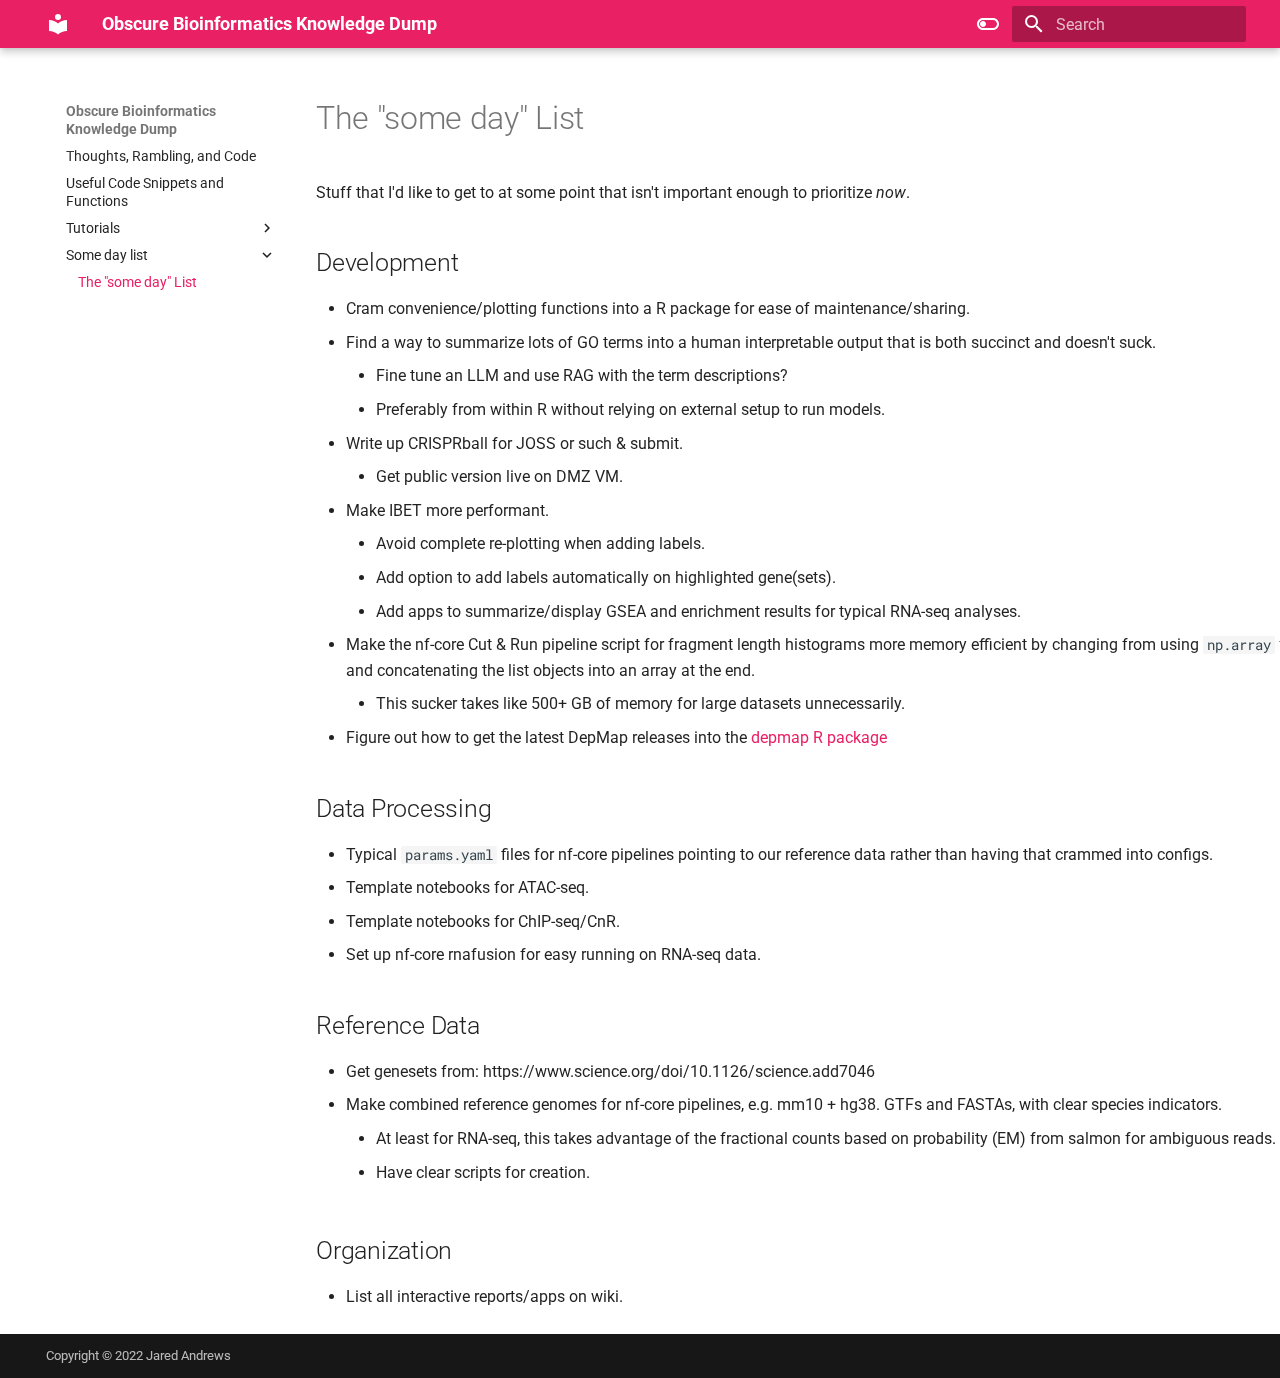
<file: some_day_list/The_Some_Day_List/index.html>
<!doctype html>
<html lang="en" class="no-js">
  <head>
    
      <meta charset="utf-8">
      <meta name="viewport" content="width=device-width,initial-scale=1">
      
      
      
      
        <link rel="prev" href="../../Tutorials/scRNA_mutation_check/">
      
      
      
      <link rel="icon" href="../../assets/images/favicon.png">
      <meta name="generator" content="mkdocs-1.6.1, mkdocs-material-9.5.50">
    
    
      
        <title>The "some day" List - Obscure Bioinformatics Knowledge Dump</title>
      
    
    
      <link rel="stylesheet" href="../../assets/stylesheets/main.a40c8224.min.css">
      
        
        <link rel="stylesheet" href="../../assets/stylesheets/palette.06af60db.min.css">
      
      


    
    
      
    
    
      
        
        
        <link rel="preconnect" href="https://fonts.gstatic.com" crossorigin>
        <link rel="stylesheet" href="https://fonts.googleapis.com/css?family=Roboto:300,300i,400,400i,700,700i%7CRoboto+Mono:400,400i,700,700i&display=fallback">
        <style>:root{--md-text-font:"Roboto";--md-code-font:"Roboto Mono"}</style>
      
    
    
      <link rel="stylesheet" href="../../stylesheets/extra.css">
    
    <script>__md_scope=new URL("../..",location),__md_hash=e=>[...e].reduce(((e,_)=>(e<<5)-e+_.charCodeAt(0)),0),__md_get=(e,_=localStorage,t=__md_scope)=>JSON.parse(_.getItem(t.pathname+"."+e)),__md_set=(e,_,t=localStorage,a=__md_scope)=>{try{t.setItem(a.pathname+"."+e,JSON.stringify(_))}catch(e){}}</script>
    
      

    
    
    
  </head>
  
  
    
    
      
    
    
    
    
    <body dir="ltr" data-md-color-scheme="default" data-md-color-primary="pink" data-md-color-accent="indigo">
  
    
    <input class="md-toggle" data-md-toggle="drawer" type="checkbox" id="__drawer" autocomplete="off">
    <input class="md-toggle" data-md-toggle="search" type="checkbox" id="__search" autocomplete="off">
    <label class="md-overlay" for="__drawer"></label>
    <div data-md-component="skip">
      
        
        <a href="#the-some-day-list" class="md-skip">
          Skip to content
        </a>
      
    </div>
    <div data-md-component="announce">
      
    </div>
    
    
      

  

<header class="md-header md-header--shadow" data-md-component="header">
  <nav class="md-header__inner md-grid" aria-label="Header">
    <a href="../.." title="Obscure Bioinformatics Knowledge Dump" class="md-header__button md-logo" aria-label="Obscure Bioinformatics Knowledge Dump" data-md-component="logo">
      
  
  <svg xmlns="http://www.w3.org/2000/svg" viewBox="0 0 24 24"><path d="M12 8a3 3 0 0 0 3-3 3 3 0 0 0-3-3 3 3 0 0 0-3 3 3 3 0 0 0 3 3m0 3.54C9.64 9.35 6.5 8 3 8v11c3.5 0 6.64 1.35 9 3.54 2.36-2.19 5.5-3.54 9-3.54V8c-3.5 0-6.64 1.35-9 3.54"/></svg>

    </a>
    <label class="md-header__button md-icon" for="__drawer">
      
      <svg xmlns="http://www.w3.org/2000/svg" viewBox="0 0 24 24"><path d="M3 6h18v2H3zm0 5h18v2H3zm0 5h18v2H3z"/></svg>
    </label>
    <div class="md-header__title" data-md-component="header-title">
      <div class="md-header__ellipsis">
        <div class="md-header__topic">
          <span class="md-ellipsis">
            Obscure Bioinformatics Knowledge Dump
          </span>
        </div>
        <div class="md-header__topic" data-md-component="header-topic">
          <span class="md-ellipsis">
            
              The "some day" List
            
          </span>
        </div>
      </div>
    </div>
    
      
        <form class="md-header__option" data-md-component="palette">
  
    
    
    
    <input class="md-option" data-md-color-media="(prefers-color-scheme: light)" data-md-color-scheme="default" data-md-color-primary="pink" data-md-color-accent="indigo"  aria-label="Switch to dark mode"  type="radio" name="__palette" id="__palette_0">
    
      <label class="md-header__button md-icon" title="Switch to dark mode" for="__palette_1" hidden>
        <svg xmlns="http://www.w3.org/2000/svg" viewBox="0 0 24 24"><path d="M17 6H7c-3.31 0-6 2.69-6 6s2.69 6 6 6h10c3.31 0 6-2.69 6-6s-2.69-6-6-6m0 10H7c-2.21 0-4-1.79-4-4s1.79-4 4-4h10c2.21 0 4 1.79 4 4s-1.79 4-4 4M7 9c-1.66 0-3 1.34-3 3s1.34 3 3 3 3-1.34 3-3-1.34-3-3-3"/></svg>
      </label>
    
  
    
    
    
    <input class="md-option" data-md-color-media="(prefers-color-scheme: dark)" data-md-color-scheme="slate" data-md-color-primary="pink" data-md-color-accent="blue"  aria-label="Switch to light mode"  type="radio" name="__palette" id="__palette_1">
    
      <label class="md-header__button md-icon" title="Switch to light mode" for="__palette_0" hidden>
        <svg xmlns="http://www.w3.org/2000/svg" viewBox="0 0 24 24"><path d="M17 7H7a5 5 0 0 0-5 5 5 5 0 0 0 5 5h10a5 5 0 0 0 5-5 5 5 0 0 0-5-5m0 8a3 3 0 0 1-3-3 3 3 0 0 1 3-3 3 3 0 0 1 3 3 3 3 0 0 1-3 3"/></svg>
      </label>
    
  
</form>
      
    
    
      <script>var palette=__md_get("__palette");if(palette&&palette.color){if("(prefers-color-scheme)"===palette.color.media){var media=matchMedia("(prefers-color-scheme: light)"),input=document.querySelector(media.matches?"[data-md-color-media='(prefers-color-scheme: light)']":"[data-md-color-media='(prefers-color-scheme: dark)']");palette.color.media=input.getAttribute("data-md-color-media"),palette.color.scheme=input.getAttribute("data-md-color-scheme"),palette.color.primary=input.getAttribute("data-md-color-primary"),palette.color.accent=input.getAttribute("data-md-color-accent")}for(var[key,value]of Object.entries(palette.color))document.body.setAttribute("data-md-color-"+key,value)}</script>
    
    
    
      <label class="md-header__button md-icon" for="__search">
        
        <svg xmlns="http://www.w3.org/2000/svg" viewBox="0 0 24 24"><path d="M9.5 3A6.5 6.5 0 0 1 16 9.5c0 1.61-.59 3.09-1.56 4.23l.27.27h.79l5 5-1.5 1.5-5-5v-.79l-.27-.27A6.52 6.52 0 0 1 9.5 16 6.5 6.5 0 0 1 3 9.5 6.5 6.5 0 0 1 9.5 3m0 2C7 5 5 7 5 9.5S7 14 9.5 14 14 12 14 9.5 12 5 9.5 5"/></svg>
      </label>
      <div class="md-search" data-md-component="search" role="dialog">
  <label class="md-search__overlay" for="__search"></label>
  <div class="md-search__inner" role="search">
    <form class="md-search__form" name="search">
      <input type="text" class="md-search__input" name="query" aria-label="Search" placeholder="Search" autocapitalize="off" autocorrect="off" autocomplete="off" spellcheck="false" data-md-component="search-query" required>
      <label class="md-search__icon md-icon" for="__search">
        
        <svg xmlns="http://www.w3.org/2000/svg" viewBox="0 0 24 24"><path d="M9.5 3A6.5 6.5 0 0 1 16 9.5c0 1.61-.59 3.09-1.56 4.23l.27.27h.79l5 5-1.5 1.5-5-5v-.79l-.27-.27A6.52 6.52 0 0 1 9.5 16 6.5 6.5 0 0 1 3 9.5 6.5 6.5 0 0 1 9.5 3m0 2C7 5 5 7 5 9.5S7 14 9.5 14 14 12 14 9.5 12 5 9.5 5"/></svg>
        
        <svg xmlns="http://www.w3.org/2000/svg" viewBox="0 0 24 24"><path d="M20 11v2H8l5.5 5.5-1.42 1.42L4.16 12l7.92-7.92L13.5 5.5 8 11z"/></svg>
      </label>
      <nav class="md-search__options" aria-label="Search">
        
        <button type="reset" class="md-search__icon md-icon" title="Clear" aria-label="Clear" tabindex="-1">
          
          <svg xmlns="http://www.w3.org/2000/svg" viewBox="0 0 24 24"><path d="M19 6.41 17.59 5 12 10.59 6.41 5 5 6.41 10.59 12 5 17.59 6.41 19 12 13.41 17.59 19 19 17.59 13.41 12z"/></svg>
        </button>
      </nav>
      
    </form>
    <div class="md-search__output">
      <div class="md-search__scrollwrap" tabindex="0" data-md-scrollfix>
        <div class="md-search-result" data-md-component="search-result">
          <div class="md-search-result__meta">
            Initializing search
          </div>
          <ol class="md-search-result__list" role="presentation"></ol>
        </div>
      </div>
    </div>
  </div>
</div>
    
    
  </nav>
  
</header>
    
    <div class="md-container" data-md-component="container">
      
      
        
          
        
      
      <main class="md-main" data-md-component="main">
        <div class="md-main__inner md-grid">
          
            
              
              <div class="md-sidebar md-sidebar--primary" data-md-component="sidebar" data-md-type="navigation" >
                <div class="md-sidebar__scrollwrap">
                  <div class="md-sidebar__inner">
                    



<nav class="md-nav md-nav--primary" aria-label="Navigation" data-md-level="0">
  <label class="md-nav__title" for="__drawer">
    <a href="../.." title="Obscure Bioinformatics Knowledge Dump" class="md-nav__button md-logo" aria-label="Obscure Bioinformatics Knowledge Dump" data-md-component="logo">
      
  
  <svg xmlns="http://www.w3.org/2000/svg" viewBox="0 0 24 24"><path d="M12 8a3 3 0 0 0 3-3 3 3 0 0 0-3-3 3 3 0 0 0-3 3 3 3 0 0 0 3 3m0 3.54C9.64 9.35 6.5 8 3 8v11c3.5 0 6.64 1.35 9 3.54 2.36-2.19 5.5-3.54 9-3.54V8c-3.5 0-6.64 1.35-9 3.54"/></svg>

    </a>
    Obscure Bioinformatics Knowledge Dump
  </label>
  
  <ul class="md-nav__list" data-md-scrollfix>
    
      
      
  
  
  
  
    <li class="md-nav__item">
      <a href="../.." class="md-nav__link">
        
  
  <span class="md-ellipsis">
    Thoughts, Rambling, and Code
  </span>
  

      </a>
    </li>
  

    
      
      
  
  
  
  
    <li class="md-nav__item">
      <a href="../../Code_Snippets_Functions/" class="md-nav__link">
        
  
  <span class="md-ellipsis">
    Useful Code Snippets and Functions
  </span>
  

      </a>
    </li>
  

    
      
      
  
  
  
  
    
    
    
    
    <li class="md-nav__item md-nav__item--nested">
      
        
        
        <input class="md-nav__toggle md-toggle " type="checkbox" id="__nav_3" >
        
          
          <label class="md-nav__link" for="__nav_3" id="__nav_3_label" tabindex="0">
            
  
  <span class="md-ellipsis">
    Tutorials
  </span>
  

            <span class="md-nav__icon md-icon"></span>
          </label>
        
        <nav class="md-nav" data-md-level="1" aria-labelledby="__nav_3_label" aria-expanded="false">
          <label class="md-nav__title" for="__nav_3">
            <span class="md-nav__icon md-icon"></span>
            Tutorials
          </label>
          <ul class="md-nav__list" data-md-scrollfix>
            
              
                
  
  
  
  
    <li class="md-nav__item">
      <a href="../../Tutorials/scRNA_mutation_check/" class="md-nav__link">
        
  
  <span class="md-ellipsis">
    Checking Mutation Status in scRNA-seq Data
  </span>
  

      </a>
    </li>
  

              
            
          </ul>
        </nav>
      
    </li>
  

    
      
      
  
  
    
  
  
  
    
    
    
    
    <li class="md-nav__item md-nav__item--active md-nav__item--nested">
      
        
        
        <input class="md-nav__toggle md-toggle " type="checkbox" id="__nav_4" checked>
        
          
          <label class="md-nav__link" for="__nav_4" id="__nav_4_label" tabindex="0">
            
  
  <span class="md-ellipsis">
    Some day list
  </span>
  

            <span class="md-nav__icon md-icon"></span>
          </label>
        
        <nav class="md-nav" data-md-level="1" aria-labelledby="__nav_4_label" aria-expanded="true">
          <label class="md-nav__title" for="__nav_4">
            <span class="md-nav__icon md-icon"></span>
            Some day list
          </label>
          <ul class="md-nav__list" data-md-scrollfix>
            
              
                
  
  
    
  
  
  
    <li class="md-nav__item md-nav__item--active">
      
      <input class="md-nav__toggle md-toggle" type="checkbox" id="__toc">
      
      
        
      
      
        <label class="md-nav__link md-nav__link--active" for="__toc">
          
  
  <span class="md-ellipsis">
    The "some day" List
  </span>
  

          <span class="md-nav__icon md-icon"></span>
        </label>
      
      <a href="./" class="md-nav__link md-nav__link--active">
        
  
  <span class="md-ellipsis">
    The "some day" List
  </span>
  

      </a>
      
        

<nav class="md-nav md-nav--secondary" aria-label="Table of contents">
  
  
  
    
  
  
    <label class="md-nav__title" for="__toc">
      <span class="md-nav__icon md-icon"></span>
      Table of contents
    </label>
    <ul class="md-nav__list" data-md-component="toc" data-md-scrollfix>
      
        <li class="md-nav__item">
  <a href="#development" class="md-nav__link">
    <span class="md-ellipsis">
      Development
    </span>
  </a>
  
</li>
      
        <li class="md-nav__item">
  <a href="#data-processing" class="md-nav__link">
    <span class="md-ellipsis">
      Data Processing
    </span>
  </a>
  
</li>
      
        <li class="md-nav__item">
  <a href="#reference-data" class="md-nav__link">
    <span class="md-ellipsis">
      Reference Data
    </span>
  </a>
  
</li>
      
        <li class="md-nav__item">
  <a href="#organization" class="md-nav__link">
    <span class="md-ellipsis">
      Organization
    </span>
  </a>
  
</li>
      
    </ul>
  
</nav>
      
    </li>
  

              
            
          </ul>
        </nav>
      
    </li>
  

    
  </ul>
</nav>
                  </div>
                </div>
              </div>
            
            
              
              <div class="md-sidebar md-sidebar--secondary" data-md-component="sidebar" data-md-type="toc" >
                <div class="md-sidebar__scrollwrap">
                  <div class="md-sidebar__inner">
                    

<nav class="md-nav md-nav--secondary" aria-label="Table of contents">
  
  
  
    
  
  
    <label class="md-nav__title" for="__toc">
      <span class="md-nav__icon md-icon"></span>
      Table of contents
    </label>
    <ul class="md-nav__list" data-md-component="toc" data-md-scrollfix>
      
        <li class="md-nav__item">
  <a href="#development" class="md-nav__link">
    <span class="md-ellipsis">
      Development
    </span>
  </a>
  
</li>
      
        <li class="md-nav__item">
  <a href="#data-processing" class="md-nav__link">
    <span class="md-ellipsis">
      Data Processing
    </span>
  </a>
  
</li>
      
        <li class="md-nav__item">
  <a href="#reference-data" class="md-nav__link">
    <span class="md-ellipsis">
      Reference Data
    </span>
  </a>
  
</li>
      
        <li class="md-nav__item">
  <a href="#organization" class="md-nav__link">
    <span class="md-ellipsis">
      Organization
    </span>
  </a>
  
</li>
      
    </ul>
  
</nav>
                  </div>
                </div>
              </div>
            
          
          
            <div class="md-content" data-md-component="content">
              <article class="md-content__inner md-typeset">
                
                  


<h1 id="the-some-day-list">The "some day" List<a class="headerlink" href="#the-some-day-list" title="Permanent link">&para;</a></h1>
<p>Stuff that I'd like to get to at some point that isn't important enough to prioritize <em>now</em>.</p>
<h2 id="development">Development<a class="headerlink" href="#development" title="Permanent link">&para;</a></h2>
<ul>
<li>Cram convenience/plotting functions into a R package for ease of maintenance/sharing.</li>
<li>Find a way to summarize lots of GO terms into a human interpretable output that is both succinct and doesn't suck.<ul>
<li>Fine tune an LLM and use RAG with the term descriptions?</li>
<li>Preferably from within R without relying on external setup to run models.</li>
</ul>
</li>
<li>Write up CRISPRball for JOSS or such &amp; submit.<ul>
<li>Get public version live on DMZ VM.</li>
</ul>
</li>
<li>Make IBET more performant.<ul>
<li>Avoid complete re-plotting when adding labels.</li>
<li>Add option to add labels automatically on highlighted gene(sets).</li>
<li>Add apps to summarize/display GSEA and enrichment results for typical RNA-seq analyses.</li>
</ul>
</li>
<li>Make the nf-core Cut &amp; Run pipeline script for fragment length histograms more memory efficient by changing from using <code>np.array</code> for each iteration to a list and concatenating the list objects into an array at the end.<ul>
<li>This sucker takes like 500+ GB of memory for large datasets unnecessarily.</li>
</ul>
</li>
<li>Figure out how to get the latest DepMap releases into the <a href="https://github.com/UCLouvain-CBIO/depmap/issues/95">depmap R package</a></li>
</ul>
<h2 id="data-processing">Data Processing<a class="headerlink" href="#data-processing" title="Permanent link">&para;</a></h2>
<ul>
<li>Typical <code>params.yaml</code> files for nf-core pipelines pointing to our reference data rather than having that crammed into configs.</li>
<li>Template notebooks for ATAC-seq.</li>
<li>Template notebooks for ChIP-seq/CnR.</li>
<li>Set up nf-core rnafusion for easy running on RNA-seq data.</li>
</ul>
<h2 id="reference-data">Reference Data<a class="headerlink" href="#reference-data" title="Permanent link">&para;</a></h2>
<ul>
<li>Get genesets from: https://www.science.org/doi/10.1126/science.add7046</li>
<li>Make combined reference genomes for nf-core pipelines, e.g. mm10 + hg38. GTFs and FASTAs, with clear species indicators.<ul>
<li>At least for RNA-seq, this takes advantage of the fractional counts based on probability (EM) from salmon for ambiguous reads.</li>
<li>Have clear scripts for creation.</li>
</ul>
</li>
</ul>
<h2 id="organization">Organization<a class="headerlink" href="#organization" title="Permanent link">&para;</a></h2>
<ul>
<li>List all interactive reports/apps on wiki.</li>
</ul>












                
              </article>
            </div>
          
          
<script>var target=document.getElementById(location.hash.slice(1));target&&target.name&&(target.checked=target.name.startsWith("__tabbed_"))</script>
        </div>
        
      </main>
      
        <footer class="md-footer">
  
  <div class="md-footer-meta md-typeset">
    <div class="md-footer-meta__inner md-grid">
      <div class="md-copyright">
  
    <div class="md-copyright__highlight">
      Copyright &copy; 2022 Jared Andrews
    </div>
  
  
</div>
      
    </div>
  </div>
</footer>
      
    </div>
    <div class="md-dialog" data-md-component="dialog">
      <div class="md-dialog__inner md-typeset"></div>
    </div>
    
    
    <script id="__config" type="application/json">{"base": "../..", "features": [], "search": "../../assets/javascripts/workers/search.f8cc74c7.min.js", "translations": {"clipboard.copied": "Copied to clipboard", "clipboard.copy": "Copy to clipboard", "search.result.more.one": "1 more on this page", "search.result.more.other": "# more on this page", "search.result.none": "No matching documents", "search.result.one": "1 matching document", "search.result.other": "# matching documents", "search.result.placeholder": "Type to start searching", "search.result.term.missing": "Missing", "select.version": "Select version"}}</script>
    
    
      <script src="../../assets/javascripts/bundle.60a45f97.min.js"></script>
      
    
  </body>
</html>
</file>
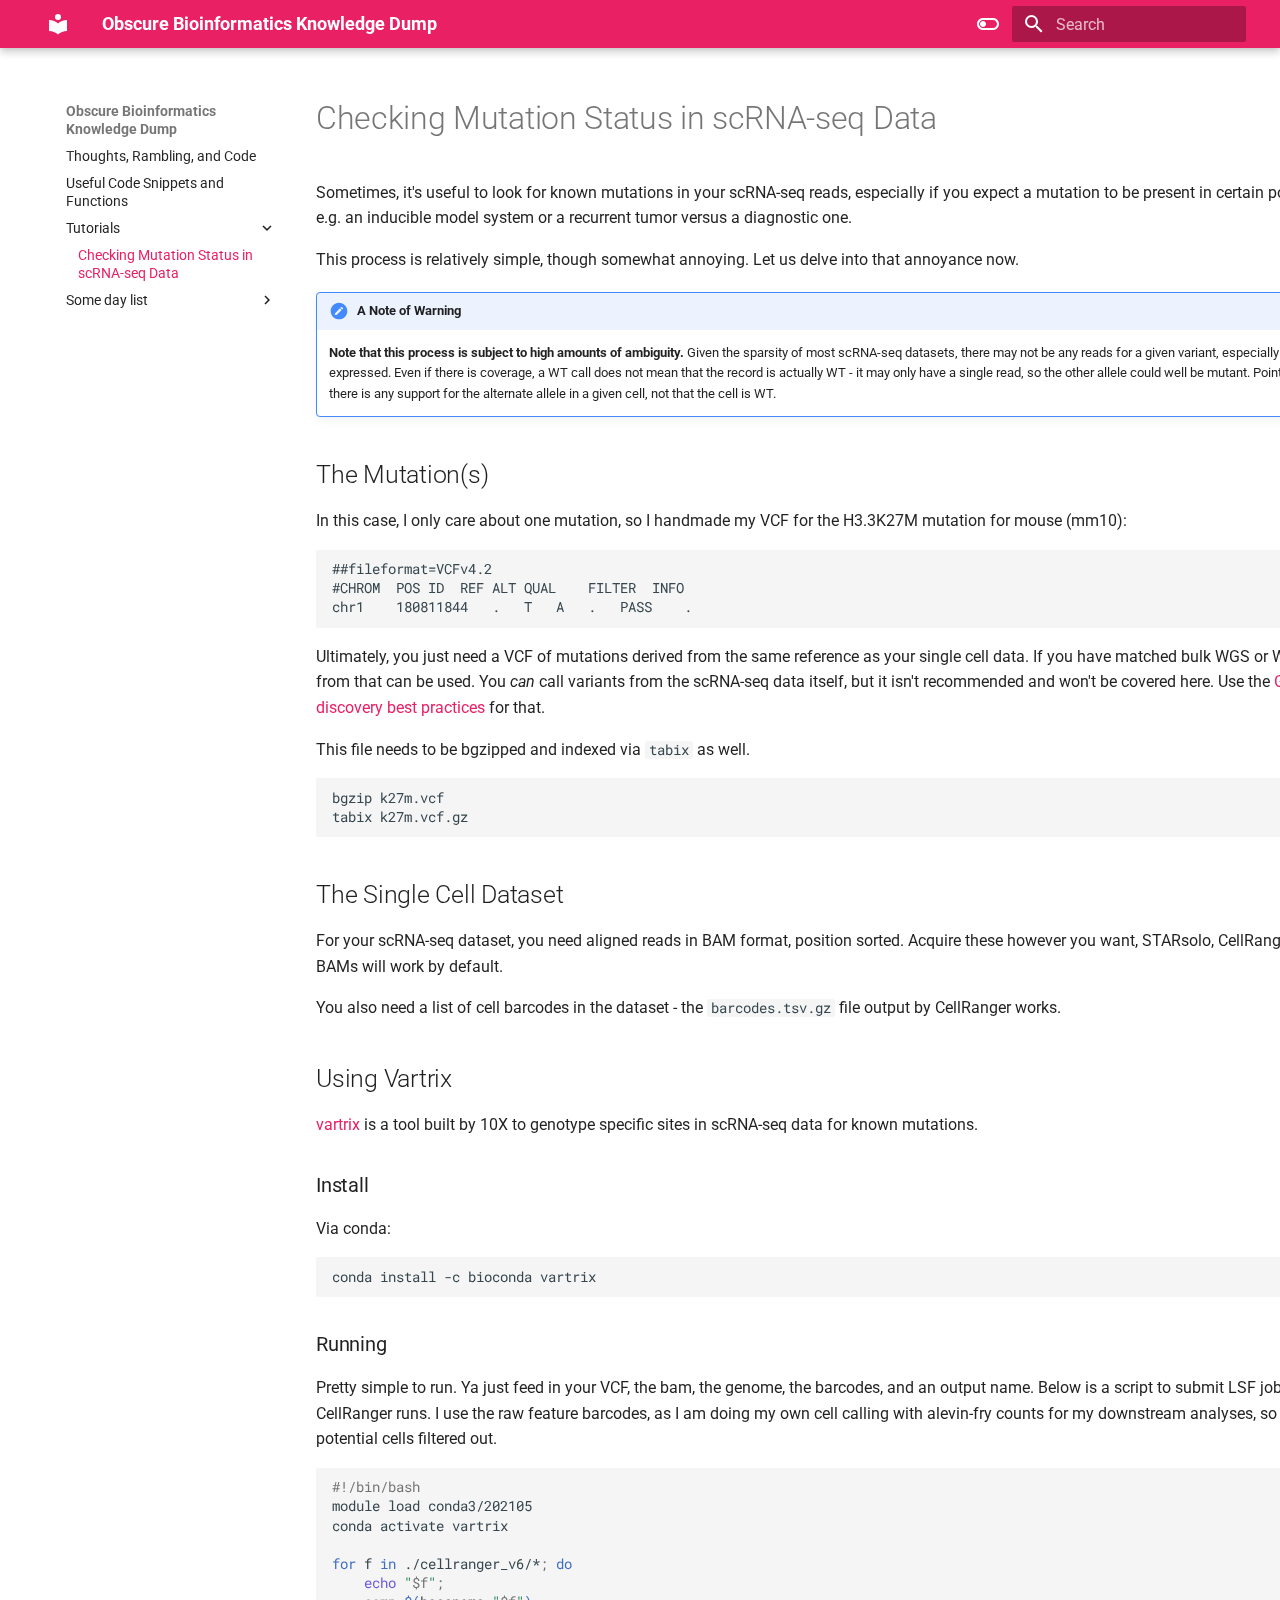
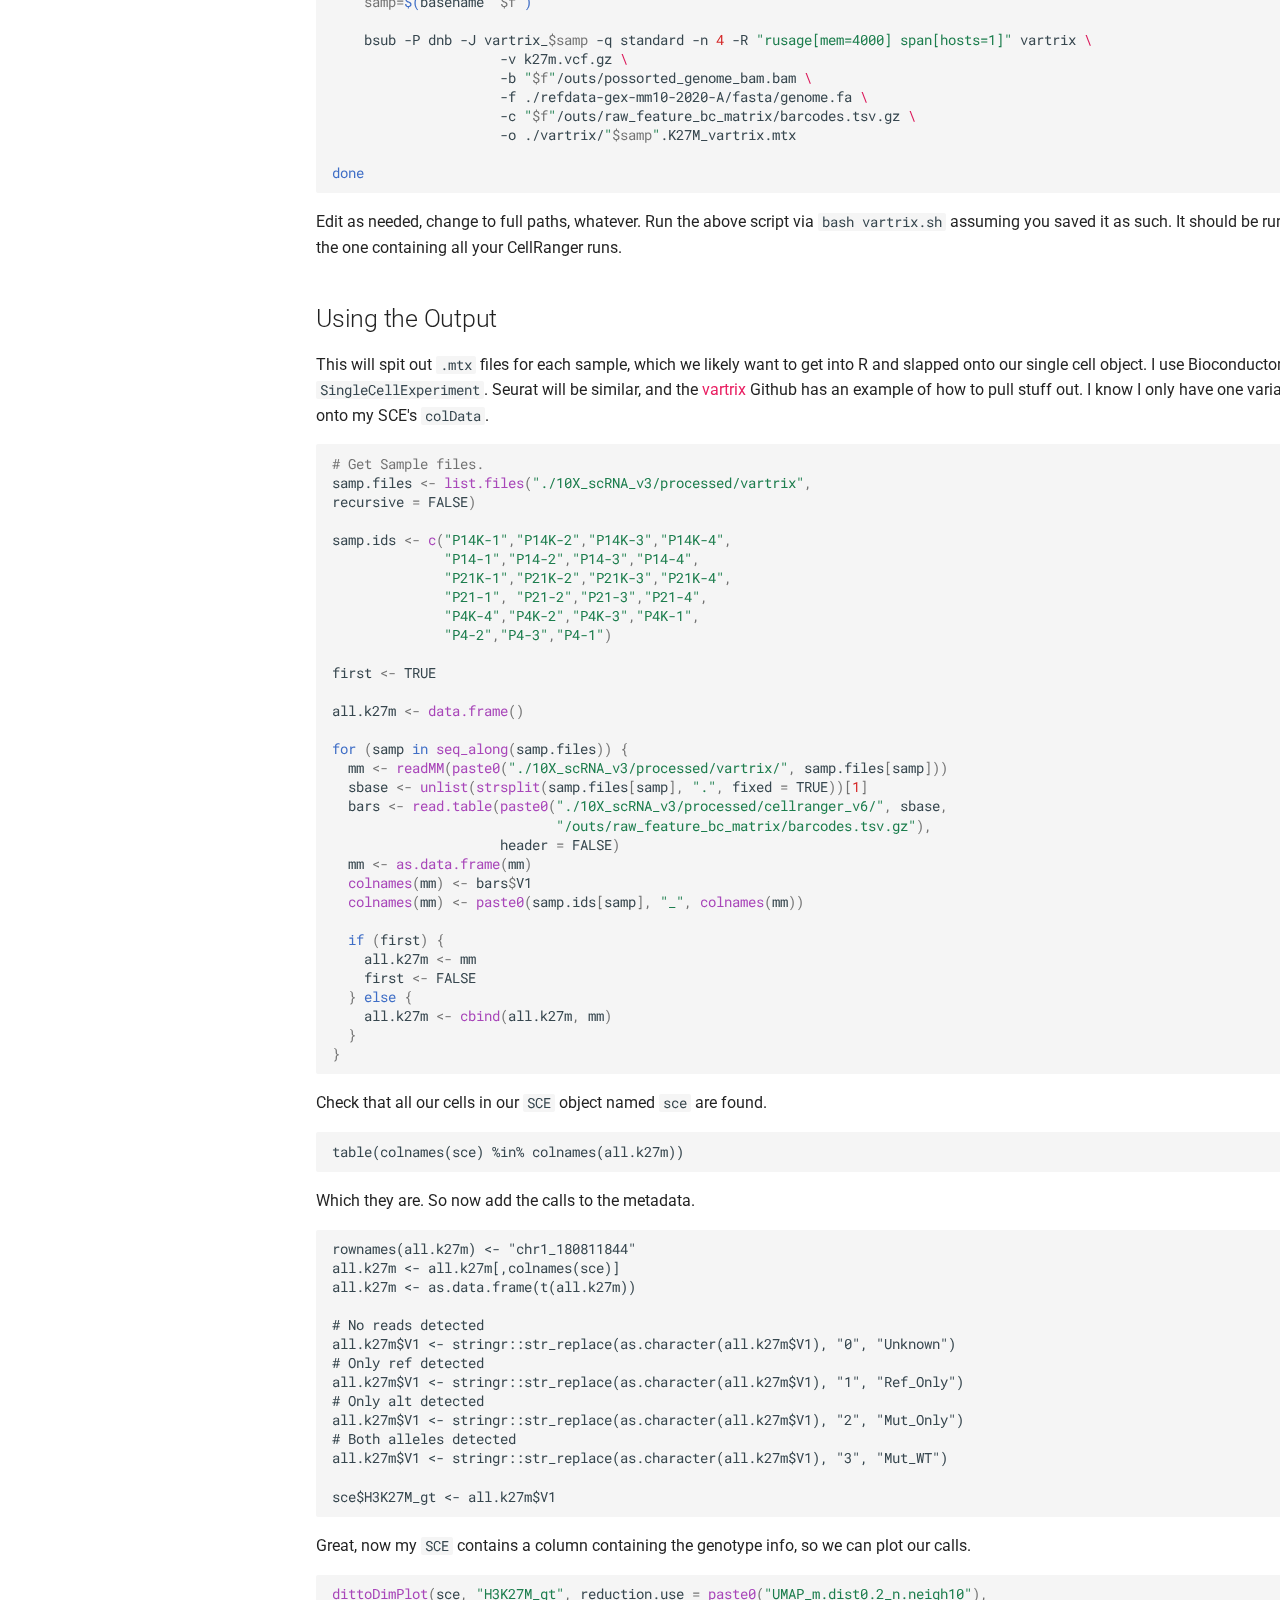
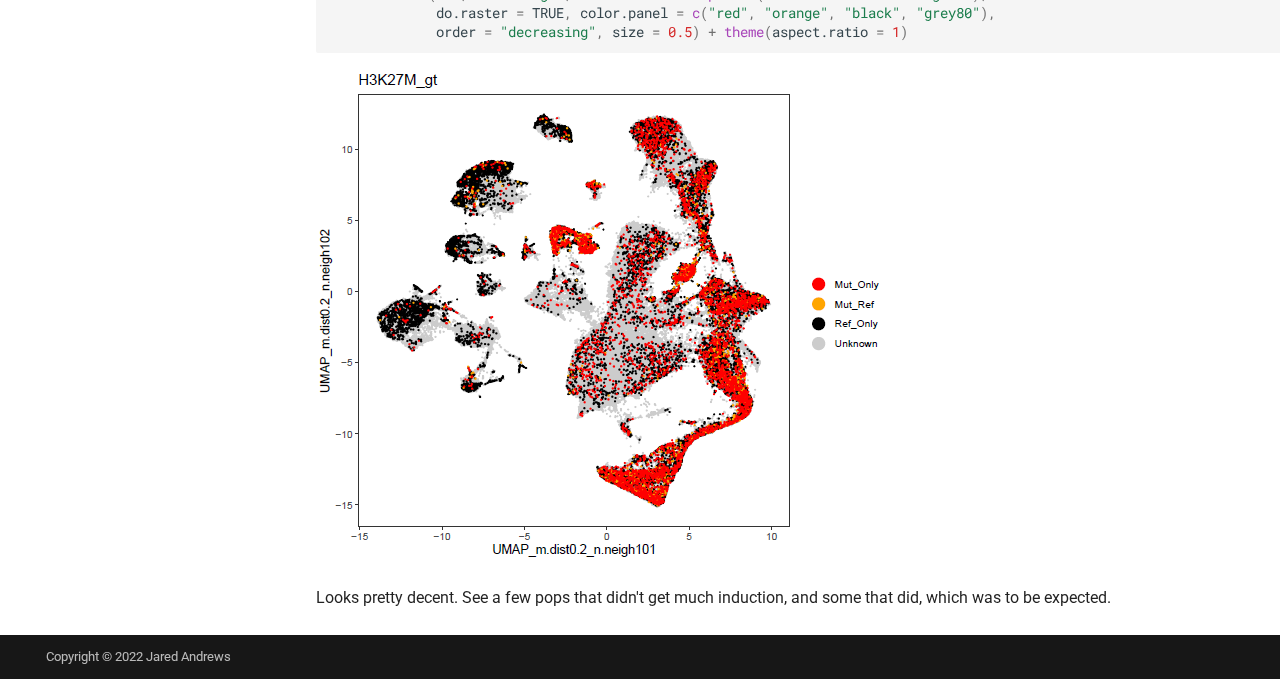
<file: Tutorials/scRNA_mutation_check/index.html>
<!doctype html>
<html lang="en" class="no-js">
  <head>
    
      <meta charset="utf-8">
      <meta name="viewport" content="width=device-width,initial-scale=1">
      
      
      
      
        <link rel="prev" href="../../Code_Snippets_Functions/">
      
      
        <link rel="next" href="../../some_day_list/The_Some_Day_List/">
      
      
      <link rel="icon" href="../../assets/images/favicon.png">
      <meta name="generator" content="mkdocs-1.6.1, mkdocs-material-9.5.50">
    
    
      
        <title>Checking Mutation Status in scRNA-seq Data - Obscure Bioinformatics Knowledge Dump</title>
      
    
    
      <link rel="stylesheet" href="../../assets/stylesheets/main.a40c8224.min.css">
      
        
        <link rel="stylesheet" href="../../assets/stylesheets/palette.06af60db.min.css">
      
      


    
    
      
    
    
      
        
        
        <link rel="preconnect" href="https://fonts.gstatic.com" crossorigin>
        <link rel="stylesheet" href="https://fonts.googleapis.com/css?family=Roboto:300,300i,400,400i,700,700i%7CRoboto+Mono:400,400i,700,700i&display=fallback">
        <style>:root{--md-text-font:"Roboto";--md-code-font:"Roboto Mono"}</style>
      
    
    
      <link rel="stylesheet" href="../../stylesheets/extra.css">
    
    <script>__md_scope=new URL("../..",location),__md_hash=e=>[...e].reduce(((e,_)=>(e<<5)-e+_.charCodeAt(0)),0),__md_get=(e,_=localStorage,t=__md_scope)=>JSON.parse(_.getItem(t.pathname+"."+e)),__md_set=(e,_,t=localStorage,a=__md_scope)=>{try{t.setItem(a.pathname+"."+e,JSON.stringify(_))}catch(e){}}</script>
    
      

    
    
    
  </head>
  
  
    
    
      
    
    
    
    
    <body dir="ltr" data-md-color-scheme="default" data-md-color-primary="pink" data-md-color-accent="indigo">
  
    
    <input class="md-toggle" data-md-toggle="drawer" type="checkbox" id="__drawer" autocomplete="off">
    <input class="md-toggle" data-md-toggle="search" type="checkbox" id="__search" autocomplete="off">
    <label class="md-overlay" for="__drawer"></label>
    <div data-md-component="skip">
      
        
        <a href="#checking-mutation-status-in-scrna-seq-data" class="md-skip">
          Skip to content
        </a>
      
    </div>
    <div data-md-component="announce">
      
    </div>
    
    
      

  

<header class="md-header md-header--shadow" data-md-component="header">
  <nav class="md-header__inner md-grid" aria-label="Header">
    <a href="../.." title="Obscure Bioinformatics Knowledge Dump" class="md-header__button md-logo" aria-label="Obscure Bioinformatics Knowledge Dump" data-md-component="logo">
      
  
  <svg xmlns="http://www.w3.org/2000/svg" viewBox="0 0 24 24"><path d="M12 8a3 3 0 0 0 3-3 3 3 0 0 0-3-3 3 3 0 0 0-3 3 3 3 0 0 0 3 3m0 3.54C9.64 9.35 6.5 8 3 8v11c3.5 0 6.64 1.35 9 3.54 2.36-2.19 5.5-3.54 9-3.54V8c-3.5 0-6.64 1.35-9 3.54"/></svg>

    </a>
    <label class="md-header__button md-icon" for="__drawer">
      
      <svg xmlns="http://www.w3.org/2000/svg" viewBox="0 0 24 24"><path d="M3 6h18v2H3zm0 5h18v2H3zm0 5h18v2H3z"/></svg>
    </label>
    <div class="md-header__title" data-md-component="header-title">
      <div class="md-header__ellipsis">
        <div class="md-header__topic">
          <span class="md-ellipsis">
            Obscure Bioinformatics Knowledge Dump
          </span>
        </div>
        <div class="md-header__topic" data-md-component="header-topic">
          <span class="md-ellipsis">
            
              Checking Mutation Status in scRNA-seq Data
            
          </span>
        </div>
      </div>
    </div>
    
      
        <form class="md-header__option" data-md-component="palette">
  
    
    
    
    <input class="md-option" data-md-color-media="(prefers-color-scheme: light)" data-md-color-scheme="default" data-md-color-primary="pink" data-md-color-accent="indigo"  aria-label="Switch to dark mode"  type="radio" name="__palette" id="__palette_0">
    
      <label class="md-header__button md-icon" title="Switch to dark mode" for="__palette_1" hidden>
        <svg xmlns="http://www.w3.org/2000/svg" viewBox="0 0 24 24"><path d="M17 6H7c-3.31 0-6 2.69-6 6s2.69 6 6 6h10c3.31 0 6-2.69 6-6s-2.69-6-6-6m0 10H7c-2.21 0-4-1.79-4-4s1.79-4 4-4h10c2.21 0 4 1.79 4 4s-1.79 4-4 4M7 9c-1.66 0-3 1.34-3 3s1.34 3 3 3 3-1.34 3-3-1.34-3-3-3"/></svg>
      </label>
    
  
    
    
    
    <input class="md-option" data-md-color-media="(prefers-color-scheme: dark)" data-md-color-scheme="slate" data-md-color-primary="pink" data-md-color-accent="blue"  aria-label="Switch to light mode"  type="radio" name="__palette" id="__palette_1">
    
      <label class="md-header__button md-icon" title="Switch to light mode" for="__palette_0" hidden>
        <svg xmlns="http://www.w3.org/2000/svg" viewBox="0 0 24 24"><path d="M17 7H7a5 5 0 0 0-5 5 5 5 0 0 0 5 5h10a5 5 0 0 0 5-5 5 5 0 0 0-5-5m0 8a3 3 0 0 1-3-3 3 3 0 0 1 3-3 3 3 0 0 1 3 3 3 3 0 0 1-3 3"/></svg>
      </label>
    
  
</form>
      
    
    
      <script>var palette=__md_get("__palette");if(palette&&palette.color){if("(prefers-color-scheme)"===palette.color.media){var media=matchMedia("(prefers-color-scheme: light)"),input=document.querySelector(media.matches?"[data-md-color-media='(prefers-color-scheme: light)']":"[data-md-color-media='(prefers-color-scheme: dark)']");palette.color.media=input.getAttribute("data-md-color-media"),palette.color.scheme=input.getAttribute("data-md-color-scheme"),palette.color.primary=input.getAttribute("data-md-color-primary"),palette.color.accent=input.getAttribute("data-md-color-accent")}for(var[key,value]of Object.entries(palette.color))document.body.setAttribute("data-md-color-"+key,value)}</script>
    
    
    
      <label class="md-header__button md-icon" for="__search">
        
        <svg xmlns="http://www.w3.org/2000/svg" viewBox="0 0 24 24"><path d="M9.5 3A6.5 6.5 0 0 1 16 9.5c0 1.61-.59 3.09-1.56 4.23l.27.27h.79l5 5-1.5 1.5-5-5v-.79l-.27-.27A6.52 6.52 0 0 1 9.5 16 6.5 6.5 0 0 1 3 9.5 6.5 6.5 0 0 1 9.5 3m0 2C7 5 5 7 5 9.5S7 14 9.5 14 14 12 14 9.5 12 5 9.5 5"/></svg>
      </label>
      <div class="md-search" data-md-component="search" role="dialog">
  <label class="md-search__overlay" for="__search"></label>
  <div class="md-search__inner" role="search">
    <form class="md-search__form" name="search">
      <input type="text" class="md-search__input" name="query" aria-label="Search" placeholder="Search" autocapitalize="off" autocorrect="off" autocomplete="off" spellcheck="false" data-md-component="search-query" required>
      <label class="md-search__icon md-icon" for="__search">
        
        <svg xmlns="http://www.w3.org/2000/svg" viewBox="0 0 24 24"><path d="M9.5 3A6.5 6.5 0 0 1 16 9.5c0 1.61-.59 3.09-1.56 4.23l.27.27h.79l5 5-1.5 1.5-5-5v-.79l-.27-.27A6.52 6.52 0 0 1 9.5 16 6.5 6.5 0 0 1 3 9.5 6.5 6.5 0 0 1 9.5 3m0 2C7 5 5 7 5 9.5S7 14 9.5 14 14 12 14 9.5 12 5 9.5 5"/></svg>
        
        <svg xmlns="http://www.w3.org/2000/svg" viewBox="0 0 24 24"><path d="M20 11v2H8l5.5 5.5-1.42 1.42L4.16 12l7.92-7.92L13.5 5.5 8 11z"/></svg>
      </label>
      <nav class="md-search__options" aria-label="Search">
        
        <button type="reset" class="md-search__icon md-icon" title="Clear" aria-label="Clear" tabindex="-1">
          
          <svg xmlns="http://www.w3.org/2000/svg" viewBox="0 0 24 24"><path d="M19 6.41 17.59 5 12 10.59 6.41 5 5 6.41 10.59 12 5 17.59 6.41 19 12 13.41 17.59 19 19 17.59 13.41 12z"/></svg>
        </button>
      </nav>
      
    </form>
    <div class="md-search__output">
      <div class="md-search__scrollwrap" tabindex="0" data-md-scrollfix>
        <div class="md-search-result" data-md-component="search-result">
          <div class="md-search-result__meta">
            Initializing search
          </div>
          <ol class="md-search-result__list" role="presentation"></ol>
        </div>
      </div>
    </div>
  </div>
</div>
    
    
  </nav>
  
</header>
    
    <div class="md-container" data-md-component="container">
      
      
        
          
        
      
      <main class="md-main" data-md-component="main">
        <div class="md-main__inner md-grid">
          
            
              
              <div class="md-sidebar md-sidebar--primary" data-md-component="sidebar" data-md-type="navigation" >
                <div class="md-sidebar__scrollwrap">
                  <div class="md-sidebar__inner">
                    



<nav class="md-nav md-nav--primary" aria-label="Navigation" data-md-level="0">
  <label class="md-nav__title" for="__drawer">
    <a href="../.." title="Obscure Bioinformatics Knowledge Dump" class="md-nav__button md-logo" aria-label="Obscure Bioinformatics Knowledge Dump" data-md-component="logo">
      
  
  <svg xmlns="http://www.w3.org/2000/svg" viewBox="0 0 24 24"><path d="M12 8a3 3 0 0 0 3-3 3 3 0 0 0-3-3 3 3 0 0 0-3 3 3 3 0 0 0 3 3m0 3.54C9.64 9.35 6.5 8 3 8v11c3.5 0 6.64 1.35 9 3.54 2.36-2.19 5.5-3.54 9-3.54V8c-3.5 0-6.64 1.35-9 3.54"/></svg>

    </a>
    Obscure Bioinformatics Knowledge Dump
  </label>
  
  <ul class="md-nav__list" data-md-scrollfix>
    
      
      
  
  
  
  
    <li class="md-nav__item">
      <a href="../.." class="md-nav__link">
        
  
  <span class="md-ellipsis">
    Thoughts, Rambling, and Code
  </span>
  

      </a>
    </li>
  

    
      
      
  
  
  
  
    <li class="md-nav__item">
      <a href="../../Code_Snippets_Functions/" class="md-nav__link">
        
  
  <span class="md-ellipsis">
    Useful Code Snippets and Functions
  </span>
  

      </a>
    </li>
  

    
      
      
  
  
    
  
  
  
    
    
    
    
    <li class="md-nav__item md-nav__item--active md-nav__item--nested">
      
        
        
        <input class="md-nav__toggle md-toggle " type="checkbox" id="__nav_3" checked>
        
          
          <label class="md-nav__link" for="__nav_3" id="__nav_3_label" tabindex="0">
            
  
  <span class="md-ellipsis">
    Tutorials
  </span>
  

            <span class="md-nav__icon md-icon"></span>
          </label>
        
        <nav class="md-nav" data-md-level="1" aria-labelledby="__nav_3_label" aria-expanded="true">
          <label class="md-nav__title" for="__nav_3">
            <span class="md-nav__icon md-icon"></span>
            Tutorials
          </label>
          <ul class="md-nav__list" data-md-scrollfix>
            
              
                
  
  
    
  
  
  
    <li class="md-nav__item md-nav__item--active">
      
      <input class="md-nav__toggle md-toggle" type="checkbox" id="__toc">
      
      
        
      
      
        <label class="md-nav__link md-nav__link--active" for="__toc">
          
  
  <span class="md-ellipsis">
    Checking Mutation Status in scRNA-seq Data
  </span>
  

          <span class="md-nav__icon md-icon"></span>
        </label>
      
      <a href="./" class="md-nav__link md-nav__link--active">
        
  
  <span class="md-ellipsis">
    Checking Mutation Status in scRNA-seq Data
  </span>
  

      </a>
      
        

<nav class="md-nav md-nav--secondary" aria-label="Table of contents">
  
  
  
    
  
  
    <label class="md-nav__title" for="__toc">
      <span class="md-nav__icon md-icon"></span>
      Table of contents
    </label>
    <ul class="md-nav__list" data-md-component="toc" data-md-scrollfix>
      
        <li class="md-nav__item">
  <a href="#the-mutations" class="md-nav__link">
    <span class="md-ellipsis">
      The Mutation(s)
    </span>
  </a>
  
</li>
      
        <li class="md-nav__item">
  <a href="#the-single-cell-dataset" class="md-nav__link">
    <span class="md-ellipsis">
      The Single Cell Dataset
    </span>
  </a>
  
</li>
      
        <li class="md-nav__item">
  <a href="#using-vartrix" class="md-nav__link">
    <span class="md-ellipsis">
      Using Vartrix
    </span>
  </a>
  
    <nav class="md-nav" aria-label="Using Vartrix">
      <ul class="md-nav__list">
        
          <li class="md-nav__item">
  <a href="#install" class="md-nav__link">
    <span class="md-ellipsis">
      Install
    </span>
  </a>
  
</li>
        
          <li class="md-nav__item">
  <a href="#running" class="md-nav__link">
    <span class="md-ellipsis">
      Running
    </span>
  </a>
  
</li>
        
      </ul>
    </nav>
  
</li>
      
        <li class="md-nav__item">
  <a href="#using-the-output" class="md-nav__link">
    <span class="md-ellipsis">
      Using the Output
    </span>
  </a>
  
</li>
      
    </ul>
  
</nav>
      
    </li>
  

              
            
          </ul>
        </nav>
      
    </li>
  

    
      
      
  
  
  
  
    
    
    
    
    <li class="md-nav__item md-nav__item--nested">
      
        
        
        <input class="md-nav__toggle md-toggle " type="checkbox" id="__nav_4" >
        
          
          <label class="md-nav__link" for="__nav_4" id="__nav_4_label" tabindex="0">
            
  
  <span class="md-ellipsis">
    Some day list
  </span>
  

            <span class="md-nav__icon md-icon"></span>
          </label>
        
        <nav class="md-nav" data-md-level="1" aria-labelledby="__nav_4_label" aria-expanded="false">
          <label class="md-nav__title" for="__nav_4">
            <span class="md-nav__icon md-icon"></span>
            Some day list
          </label>
          <ul class="md-nav__list" data-md-scrollfix>
            
              
                
  
  
  
  
    <li class="md-nav__item">
      <a href="../../some_day_list/The_Some_Day_List/" class="md-nav__link">
        
  
  <span class="md-ellipsis">
    The "some day" List
  </span>
  

      </a>
    </li>
  

              
            
          </ul>
        </nav>
      
    </li>
  

    
  </ul>
</nav>
                  </div>
                </div>
              </div>
            
            
              
              <div class="md-sidebar md-sidebar--secondary" data-md-component="sidebar" data-md-type="toc" >
                <div class="md-sidebar__scrollwrap">
                  <div class="md-sidebar__inner">
                    

<nav class="md-nav md-nav--secondary" aria-label="Table of contents">
  
  
  
    
  
  
    <label class="md-nav__title" for="__toc">
      <span class="md-nav__icon md-icon"></span>
      Table of contents
    </label>
    <ul class="md-nav__list" data-md-component="toc" data-md-scrollfix>
      
        <li class="md-nav__item">
  <a href="#the-mutations" class="md-nav__link">
    <span class="md-ellipsis">
      The Mutation(s)
    </span>
  </a>
  
</li>
      
        <li class="md-nav__item">
  <a href="#the-single-cell-dataset" class="md-nav__link">
    <span class="md-ellipsis">
      The Single Cell Dataset
    </span>
  </a>
  
</li>
      
        <li class="md-nav__item">
  <a href="#using-vartrix" class="md-nav__link">
    <span class="md-ellipsis">
      Using Vartrix
    </span>
  </a>
  
    <nav class="md-nav" aria-label="Using Vartrix">
      <ul class="md-nav__list">
        
          <li class="md-nav__item">
  <a href="#install" class="md-nav__link">
    <span class="md-ellipsis">
      Install
    </span>
  </a>
  
</li>
        
          <li class="md-nav__item">
  <a href="#running" class="md-nav__link">
    <span class="md-ellipsis">
      Running
    </span>
  </a>
  
</li>
        
      </ul>
    </nav>
  
</li>
      
        <li class="md-nav__item">
  <a href="#using-the-output" class="md-nav__link">
    <span class="md-ellipsis">
      Using the Output
    </span>
  </a>
  
</li>
      
    </ul>
  
</nav>
                  </div>
                </div>
              </div>
            
          
          
            <div class="md-content" data-md-component="content">
              <article class="md-content__inner md-typeset">
                
                  


<h1 id="checking-mutation-status-in-scrna-seq-data">Checking Mutation Status in scRNA-seq Data<a class="headerlink" href="#checking-mutation-status-in-scrna-seq-data" title="Permanent link">&para;</a></h1>
<p>Sometimes, it's useful to look for known mutations in your scRNA-seq reads, especially if you expect a mutation to be present in certain populations and not others, e.g. an inducible model system or a recurrent tumor versus a diagnostic one.</p>
<p>This process is relatively simple, though somewhat annoying. Let us delve into that annoyance now.</p>
<div class="admonition caution">
<p class="admonition-title">A Note of Warning</p>
<p><strong>Note that this process is subject to high amounts of ambiguity.</strong> Given the sparsity of most scRNA-seq datasets, there may not be any reads for a given variant, especially if the gene is not highly expressed. Even if there is coverage, a WT call does not mean that the record is actually WT - it may only have a single read, so the other allele could well be mutant. Point being, you can really only tell if there is any support for the alternate allele in a given cell, not that the cell is WT.</p>
</div>
<h2 id="the-mutations">The Mutation(s)<a class="headerlink" href="#the-mutations" title="Permanent link">&para;</a></h2>
<p>In this case, I only care about one mutation, so I handmade my VCF for the H3.3K27M mutation for mouse (mm10):</p>
<div class="highlight"><pre><span></span><code><a id="__codelineno-0-1" name="__codelineno-0-1" href="#__codelineno-0-1"></a>##fileformat=VCFv4.2
<a id="__codelineno-0-2" name="__codelineno-0-2" href="#__codelineno-0-2"></a>#CHROM  POS ID  REF ALT QUAL    FILTER  INFO
<a id="__codelineno-0-3" name="__codelineno-0-3" href="#__codelineno-0-3"></a>chr1    180811844   .   T   A   .   PASS    .
</code></pre></div>
<p>Ultimately, you just need a VCF of mutations derived from the same reference as your single cell data. If you have matched bulk WGS or WES data, variants called from that can be used. You <em>can</em> call variants from the scRNA-seq data itself, but it isn't recommended and won't be covered here. Use the <a href="https://gatk.broadinstitute.org/hc/en-us/articles/360035531192-RNAseq-short-variant-discovery-SNPs-Indels-">GATK RNA-seq variant discovery best practices</a> for that.</p>
<p>This file needs to be bgzipped and indexed via <code>tabix</code> as well.</p>
<div class="highlight"><pre><span></span><code><a id="__codelineno-1-1" name="__codelineno-1-1" href="#__codelineno-1-1"></a>bgzip<span class="w"> </span>k27m.vcf
<a id="__codelineno-1-2" name="__codelineno-1-2" href="#__codelineno-1-2"></a>tabix<span class="w"> </span>k27m.vcf.gz
</code></pre></div>
<h2 id="the-single-cell-dataset">The Single Cell Dataset<a class="headerlink" href="#the-single-cell-dataset" title="Permanent link">&para;</a></h2>
<p>For your scRNA-seq dataset, you need aligned reads in BAM format, position sorted. Acquire these however you want, STARsolo, CellRanger, whatever. CellRanger BAMs will work by default.</p>
<p>You also need a list of cell barcodes in the dataset - the <code>barcodes.tsv.gz</code> file output by CellRanger works.</p>
<h2 id="using-vartrix">Using Vartrix<a class="headerlink" href="#using-vartrix" title="Permanent link">&para;</a></h2>
<p><a href="https://github.com/10XGenomics/vartrix">vartrix</a> is a tool built by 10X to genotype specific sites in scRNA-seq data for known mutations. </p>
<h3 id="install">Install<a class="headerlink" href="#install" title="Permanent link">&para;</a></h3>
<p>Via conda:</p>
<div class="highlight"><pre><span></span><code><a id="__codelineno-2-1" name="__codelineno-2-1" href="#__codelineno-2-1"></a>conda<span class="w"> </span>install<span class="w"> </span>-c<span class="w"> </span>bioconda<span class="w"> </span>vartrix
</code></pre></div>
<h3 id="running">Running<a class="headerlink" href="#running" title="Permanent link">&para;</a></h3>
<p>Pretty simple to run. Ya just feed in your VCF, the bam, the genome, the barcodes, and an output name. Below is a script to submit LSF jobs for a directory containing CellRanger runs. I use the raw feature barcodes, as I am doing my own cell calling with alevin-fry counts for my downstream analyses, so I don't want any of my potential cells filtered out.</p>
<div class="highlight"><pre><span></span><code><a id="__codelineno-3-1" name="__codelineno-3-1" href="#__codelineno-3-1"></a><span class="ch">#!/bin/bash</span>
<a id="__codelineno-3-2" name="__codelineno-3-2" href="#__codelineno-3-2"></a>module<span class="w"> </span>load<span class="w"> </span>conda3/202105
<a id="__codelineno-3-3" name="__codelineno-3-3" href="#__codelineno-3-3"></a>conda<span class="w"> </span>activate<span class="w"> </span>vartrix
<a id="__codelineno-3-4" name="__codelineno-3-4" href="#__codelineno-3-4"></a>
<a id="__codelineno-3-5" name="__codelineno-3-5" href="#__codelineno-3-5"></a><span class="k">for</span><span class="w"> </span>f<span class="w"> </span><span class="k">in</span><span class="w"> </span>./cellranger_v6/*<span class="p">;</span><span class="w"> </span><span class="k">do</span>
<a id="__codelineno-3-6" name="__codelineno-3-6" href="#__codelineno-3-6"></a><span class="w">    </span><span class="nb">echo</span><span class="w"> </span><span class="s2">&quot;</span><span class="nv">$f</span><span class="s2">&quot;</span><span class="p">;</span>
<a id="__codelineno-3-7" name="__codelineno-3-7" href="#__codelineno-3-7"></a><span class="w">    </span><span class="nv">samp</span><span class="o">=</span><span class="k">$(</span>basename<span class="w"> </span><span class="s2">&quot;</span><span class="nv">$f</span><span class="s2">&quot;</span><span class="k">)</span>
<a id="__codelineno-3-8" name="__codelineno-3-8" href="#__codelineno-3-8"></a>
<a id="__codelineno-3-9" name="__codelineno-3-9" href="#__codelineno-3-9"></a><span class="w">    </span>bsub<span class="w"> </span>-P<span class="w"> </span>dnb<span class="w"> </span>-J<span class="w"> </span>vartrix_<span class="nv">$samp</span><span class="w"> </span>-q<span class="w"> </span>standard<span class="w"> </span>-n<span class="w"> </span><span class="m">4</span><span class="w"> </span>-R<span class="w"> </span><span class="s2">&quot;rusage[mem=4000] span[hosts=1]&quot;</span><span class="w"> </span>vartrix<span class="w"> </span><span class="se">\</span>
<a id="__codelineno-3-10" name="__codelineno-3-10" href="#__codelineno-3-10"></a><span class="w">                     </span>-v<span class="w"> </span>k27m.vcf.gz<span class="w"> </span><span class="se">\</span>
<a id="__codelineno-3-11" name="__codelineno-3-11" href="#__codelineno-3-11"></a><span class="w">                     </span>-b<span class="w"> </span><span class="s2">&quot;</span><span class="nv">$f</span><span class="s2">&quot;</span>/outs/possorted_genome_bam.bam<span class="w"> </span><span class="se">\</span>
<a id="__codelineno-3-12" name="__codelineno-3-12" href="#__codelineno-3-12"></a><span class="w">                     </span>-f<span class="w"> </span>./refdata-gex-mm10-2020-A/fasta/genome.fa<span class="w"> </span><span class="se">\</span>
<a id="__codelineno-3-13" name="__codelineno-3-13" href="#__codelineno-3-13"></a><span class="w">                     </span>-c<span class="w"> </span><span class="s2">&quot;</span><span class="nv">$f</span><span class="s2">&quot;</span>/outs/raw_feature_bc_matrix/barcodes.tsv.gz<span class="w"> </span><span class="se">\</span>
<a id="__codelineno-3-14" name="__codelineno-3-14" href="#__codelineno-3-14"></a><span class="w">                     </span>-o<span class="w"> </span>./vartrix/<span class="s2">&quot;</span><span class="nv">$samp</span><span class="s2">&quot;</span>.K27M_vartrix.mtx
<a id="__codelineno-3-15" name="__codelineno-3-15" href="#__codelineno-3-15"></a>
<a id="__codelineno-3-16" name="__codelineno-3-16" href="#__codelineno-3-16"></a><span class="k">done</span>
</code></pre></div>
<p>Edit as needed, change to full paths, whatever. Run the above script via <code>bash vartrix.sh</code> assuming you saved it as such. It should be run from the directory above the one containing all your CellRanger runs.</p>
<h2 id="using-the-output">Using the Output<a class="headerlink" href="#using-the-output" title="Permanent link">&para;</a></h2>
<p>This will spit out <code>.mtx</code> files for each sample, which we likely want to get into R and slapped onto our single cell object. I use Bioconductor packages, so my object is a <code>SingleCellExperiment</code>. Seurat will be similar, and the <a href="https://github.com/10XGenomics/vartrix">vartrix</a> Github has an example of how to pull stuff out. I know I only have one variant, so I just want to tack it onto my SCE's <code>colData</code>.</p>
<div class="highlight"><pre><span></span><code><a id="__codelineno-4-1" name="__codelineno-4-1" href="#__codelineno-4-1"></a><span class="c1"># Get Sample files.</span>
<a id="__codelineno-4-2" name="__codelineno-4-2" href="#__codelineno-4-2"></a><span class="n">samp.files</span><span class="w"> </span><span class="o">&lt;-</span><span class="w"> </span><span class="nf">list.files</span><span class="p">(</span><span class="s">&quot;./10X_scRNA_v3/processed/vartrix&quot;</span><span class="p">,</span><span class="w"> </span>
<a id="__codelineno-4-3" name="__codelineno-4-3" href="#__codelineno-4-3"></a><span class="n">recursive</span><span class="w"> </span><span class="o">=</span><span class="w"> </span><span class="kc">FALSE</span><span class="p">)</span>
<a id="__codelineno-4-4" name="__codelineno-4-4" href="#__codelineno-4-4"></a>
<a id="__codelineno-4-5" name="__codelineno-4-5" href="#__codelineno-4-5"></a><span class="n">samp.ids</span><span class="w"> </span><span class="o">&lt;-</span><span class="w"> </span><span class="nf">c</span><span class="p">(</span><span class="s">&quot;P14K-1&quot;</span><span class="p">,</span><span class="s">&quot;P14K-2&quot;</span><span class="p">,</span><span class="s">&quot;P14K-3&quot;</span><span class="p">,</span><span class="s">&quot;P14K-4&quot;</span><span class="p">,</span>
<a id="__codelineno-4-6" name="__codelineno-4-6" href="#__codelineno-4-6"></a><span class="w">              </span><span class="s">&quot;P14-1&quot;</span><span class="p">,</span><span class="s">&quot;P14-2&quot;</span><span class="p">,</span><span class="s">&quot;P14-3&quot;</span><span class="p">,</span><span class="s">&quot;P14-4&quot;</span><span class="p">,</span>
<a id="__codelineno-4-7" name="__codelineno-4-7" href="#__codelineno-4-7"></a><span class="w">              </span><span class="s">&quot;P21K-1&quot;</span><span class="p">,</span><span class="s">&quot;P21K-2&quot;</span><span class="p">,</span><span class="s">&quot;P21K-3&quot;</span><span class="p">,</span><span class="s">&quot;P21K-4&quot;</span><span class="p">,</span>
<a id="__codelineno-4-8" name="__codelineno-4-8" href="#__codelineno-4-8"></a><span class="w">              </span><span class="s">&quot;P21-1&quot;</span><span class="p">,</span><span class="w"> </span><span class="s">&quot;P21-2&quot;</span><span class="p">,</span><span class="s">&quot;P21-3&quot;</span><span class="p">,</span><span class="s">&quot;P21-4&quot;</span><span class="p">,</span>
<a id="__codelineno-4-9" name="__codelineno-4-9" href="#__codelineno-4-9"></a><span class="w">              </span><span class="s">&quot;P4K-4&quot;</span><span class="p">,</span><span class="s">&quot;P4K-2&quot;</span><span class="p">,</span><span class="s">&quot;P4K-3&quot;</span><span class="p">,</span><span class="s">&quot;P4K-1&quot;</span><span class="p">,</span>
<a id="__codelineno-4-10" name="__codelineno-4-10" href="#__codelineno-4-10"></a><span class="w">              </span><span class="s">&quot;P4-2&quot;</span><span class="p">,</span><span class="s">&quot;P4-3&quot;</span><span class="p">,</span><span class="s">&quot;P4-1&quot;</span><span class="p">)</span>
<a id="__codelineno-4-11" name="__codelineno-4-11" href="#__codelineno-4-11"></a>
<a id="__codelineno-4-12" name="__codelineno-4-12" href="#__codelineno-4-12"></a><span class="n">first</span><span class="w"> </span><span class="o">&lt;-</span><span class="w"> </span><span class="kc">TRUE</span>
<a id="__codelineno-4-13" name="__codelineno-4-13" href="#__codelineno-4-13"></a>
<a id="__codelineno-4-14" name="__codelineno-4-14" href="#__codelineno-4-14"></a><span class="n">all.k27m</span><span class="w"> </span><span class="o">&lt;-</span><span class="w"> </span><span class="nf">data.frame</span><span class="p">()</span>
<a id="__codelineno-4-15" name="__codelineno-4-15" href="#__codelineno-4-15"></a>
<a id="__codelineno-4-16" name="__codelineno-4-16" href="#__codelineno-4-16"></a><span class="kr">for</span><span class="w"> </span><span class="p">(</span><span class="n">samp</span><span class="w"> </span><span class="kr">in</span><span class="w"> </span><span class="nf">seq_along</span><span class="p">(</span><span class="n">samp.files</span><span class="p">))</span><span class="w"> </span><span class="p">{</span>
<a id="__codelineno-4-17" name="__codelineno-4-17" href="#__codelineno-4-17"></a><span class="w">  </span><span class="n">mm</span><span class="w"> </span><span class="o">&lt;-</span><span class="w"> </span><span class="nf">readMM</span><span class="p">(</span><span class="nf">paste0</span><span class="p">(</span><span class="s">&quot;./10X_scRNA_v3/processed/vartrix/&quot;</span><span class="p">,</span><span class="w"> </span><span class="n">samp.files</span><span class="p">[</span><span class="n">samp</span><span class="p">]))</span>
<a id="__codelineno-4-18" name="__codelineno-4-18" href="#__codelineno-4-18"></a><span class="w">  </span><span class="n">sbase</span><span class="w"> </span><span class="o">&lt;-</span><span class="w"> </span><span class="nf">unlist</span><span class="p">(</span><span class="nf">strsplit</span><span class="p">(</span><span class="n">samp.files</span><span class="p">[</span><span class="n">samp</span><span class="p">],</span><span class="w"> </span><span class="s">&quot;.&quot;</span><span class="p">,</span><span class="w"> </span><span class="n">fixed</span><span class="w"> </span><span class="o">=</span><span class="w"> </span><span class="kc">TRUE</span><span class="p">))[</span><span class="m">1</span><span class="p">]</span>
<a id="__codelineno-4-19" name="__codelineno-4-19" href="#__codelineno-4-19"></a><span class="w">  </span><span class="n">bars</span><span class="w"> </span><span class="o">&lt;-</span><span class="w"> </span><span class="nf">read.table</span><span class="p">(</span><span class="nf">paste0</span><span class="p">(</span><span class="s">&quot;./10X_scRNA_v3/processed/cellranger_v6/&quot;</span><span class="p">,</span><span class="w"> </span><span class="n">sbase</span><span class="p">,</span><span class="w"> </span>
<a id="__codelineno-4-20" name="__codelineno-4-20" href="#__codelineno-4-20"></a><span class="w">                            </span><span class="s">&quot;/outs/raw_feature_bc_matrix/barcodes.tsv.gz&quot;</span><span class="p">),</span><span class="w"> </span>
<a id="__codelineno-4-21" name="__codelineno-4-21" href="#__codelineno-4-21"></a><span class="w">                     </span><span class="n">header</span><span class="w"> </span><span class="o">=</span><span class="w"> </span><span class="kc">FALSE</span><span class="p">)</span>
<a id="__codelineno-4-22" name="__codelineno-4-22" href="#__codelineno-4-22"></a><span class="w">  </span><span class="n">mm</span><span class="w"> </span><span class="o">&lt;-</span><span class="w"> </span><span class="nf">as.data.frame</span><span class="p">(</span><span class="n">mm</span><span class="p">)</span>
<a id="__codelineno-4-23" name="__codelineno-4-23" href="#__codelineno-4-23"></a><span class="w">  </span><span class="nf">colnames</span><span class="p">(</span><span class="n">mm</span><span class="p">)</span><span class="w"> </span><span class="o">&lt;-</span><span class="w"> </span><span class="n">bars</span><span class="o">$</span><span class="n">V1</span>
<a id="__codelineno-4-24" name="__codelineno-4-24" href="#__codelineno-4-24"></a><span class="w">  </span><span class="nf">colnames</span><span class="p">(</span><span class="n">mm</span><span class="p">)</span><span class="w"> </span><span class="o">&lt;-</span><span class="w"> </span><span class="nf">paste0</span><span class="p">(</span><span class="n">samp.ids</span><span class="p">[</span><span class="n">samp</span><span class="p">],</span><span class="w"> </span><span class="s">&quot;_&quot;</span><span class="p">,</span><span class="w"> </span><span class="nf">colnames</span><span class="p">(</span><span class="n">mm</span><span class="p">))</span>
<a id="__codelineno-4-25" name="__codelineno-4-25" href="#__codelineno-4-25"></a>
<a id="__codelineno-4-26" name="__codelineno-4-26" href="#__codelineno-4-26"></a><span class="w">  </span><span class="kr">if</span><span class="w"> </span><span class="p">(</span><span class="n">first</span><span class="p">)</span><span class="w"> </span><span class="p">{</span>
<a id="__codelineno-4-27" name="__codelineno-4-27" href="#__codelineno-4-27"></a><span class="w">    </span><span class="n">all.k27m</span><span class="w"> </span><span class="o">&lt;-</span><span class="w"> </span><span class="n">mm</span>
<a id="__codelineno-4-28" name="__codelineno-4-28" href="#__codelineno-4-28"></a><span class="w">    </span><span class="n">first</span><span class="w"> </span><span class="o">&lt;-</span><span class="w"> </span><span class="kc">FALSE</span>
<a id="__codelineno-4-29" name="__codelineno-4-29" href="#__codelineno-4-29"></a><span class="w">  </span><span class="p">}</span><span class="w"> </span><span class="kr">else</span><span class="w"> </span><span class="p">{</span>
<a id="__codelineno-4-30" name="__codelineno-4-30" href="#__codelineno-4-30"></a><span class="w">    </span><span class="n">all.k27m</span><span class="w"> </span><span class="o">&lt;-</span><span class="w"> </span><span class="nf">cbind</span><span class="p">(</span><span class="n">all.k27m</span><span class="p">,</span><span class="w"> </span><span class="n">mm</span><span class="p">)</span>
<a id="__codelineno-4-31" name="__codelineno-4-31" href="#__codelineno-4-31"></a><span class="w">  </span><span class="p">}</span>
<a id="__codelineno-4-32" name="__codelineno-4-32" href="#__codelineno-4-32"></a><span class="p">}</span>
</code></pre></div>
<p>Check that all our cells in our <code>SCE</code> object named <code>sce</code> are found.</p>
<div class="highlight"><pre><span></span><code><a id="__codelineno-5-1" name="__codelineno-5-1" href="#__codelineno-5-1"></a>table(colnames(sce) %in% colnames(all.k27m))
</code></pre></div>
<p>Which they are. So now add the calls to the metadata.</p>
<div class="highlight"><pre><span></span><code><a id="__codelineno-6-1" name="__codelineno-6-1" href="#__codelineno-6-1"></a>rownames(all.k27m) &lt;- &quot;chr1_180811844&quot;
<a id="__codelineno-6-2" name="__codelineno-6-2" href="#__codelineno-6-2"></a>all.k27m &lt;- all.k27m[,colnames(sce)]
<a id="__codelineno-6-3" name="__codelineno-6-3" href="#__codelineno-6-3"></a>all.k27m &lt;- as.data.frame(t(all.k27m))
<a id="__codelineno-6-4" name="__codelineno-6-4" href="#__codelineno-6-4"></a>
<a id="__codelineno-6-5" name="__codelineno-6-5" href="#__codelineno-6-5"></a># No reads detected
<a id="__codelineno-6-6" name="__codelineno-6-6" href="#__codelineno-6-6"></a>all.k27m$V1 &lt;- stringr::str_replace(as.character(all.k27m$V1), &quot;0&quot;, &quot;Unknown&quot;)
<a id="__codelineno-6-7" name="__codelineno-6-7" href="#__codelineno-6-7"></a># Only ref detected
<a id="__codelineno-6-8" name="__codelineno-6-8" href="#__codelineno-6-8"></a>all.k27m$V1 &lt;- stringr::str_replace(as.character(all.k27m$V1), &quot;1&quot;, &quot;Ref_Only&quot;)
<a id="__codelineno-6-9" name="__codelineno-6-9" href="#__codelineno-6-9"></a># Only alt detected
<a id="__codelineno-6-10" name="__codelineno-6-10" href="#__codelineno-6-10"></a>all.k27m$V1 &lt;- stringr::str_replace(as.character(all.k27m$V1), &quot;2&quot;, &quot;Mut_Only&quot;)
<a id="__codelineno-6-11" name="__codelineno-6-11" href="#__codelineno-6-11"></a># Both alleles detected
<a id="__codelineno-6-12" name="__codelineno-6-12" href="#__codelineno-6-12"></a>all.k27m$V1 &lt;- stringr::str_replace(as.character(all.k27m$V1), &quot;3&quot;, &quot;Mut_WT&quot;)
<a id="__codelineno-6-13" name="__codelineno-6-13" href="#__codelineno-6-13"></a>
<a id="__codelineno-6-14" name="__codelineno-6-14" href="#__codelineno-6-14"></a>sce$H3K27M_gt &lt;- all.k27m$V1
</code></pre></div>
<p>Great, now my <code>SCE</code> contains a column containing the genotype info, so we can plot our calls. </p>
<div class="highlight"><pre><span></span><code><a id="__codelineno-7-1" name="__codelineno-7-1" href="#__codelineno-7-1"></a><span class="nf">dittoDimPlot</span><span class="p">(</span><span class="n">sce</span><span class="p">,</span><span class="w"> </span><span class="s">&quot;H3K27M_gt&quot;</span><span class="p">,</span><span class="w"> </span><span class="n">reduction.use</span><span class="w"> </span><span class="o">=</span><span class="w"> </span><span class="nf">paste0</span><span class="p">(</span><span class="s">&quot;UMAP_m.dist0.2_n.neigh10&quot;</span><span class="p">),</span><span class="w"> </span>
<a id="__codelineno-7-2" name="__codelineno-7-2" href="#__codelineno-7-2"></a><span class="w">             </span><span class="n">do.raster</span><span class="w"> </span><span class="o">=</span><span class="w"> </span><span class="kc">TRUE</span><span class="p">,</span><span class="w"> </span><span class="n">color.panel</span><span class="w"> </span><span class="o">=</span><span class="w"> </span><span class="nf">c</span><span class="p">(</span><span class="s">&quot;red&quot;</span><span class="p">,</span><span class="w"> </span><span class="s">&quot;orange&quot;</span><span class="p">,</span><span class="w"> </span><span class="s">&quot;black&quot;</span><span class="p">,</span><span class="w"> </span><span class="s">&quot;grey80&quot;</span><span class="p">),</span><span class="w"> </span>
<a id="__codelineno-7-3" name="__codelineno-7-3" href="#__codelineno-7-3"></a><span class="w">             </span><span class="n">order</span><span class="w"> </span><span class="o">=</span><span class="w"> </span><span class="s">&quot;decreasing&quot;</span><span class="p">,</span><span class="w"> </span><span class="n">size</span><span class="w"> </span><span class="o">=</span><span class="w"> </span><span class="m">0.5</span><span class="p">)</span><span class="w"> </span><span class="o">+</span><span class="w"> </span><span class="nf">theme</span><span class="p">(</span><span class="n">aspect.ratio</span><span class="w"> </span><span class="o">=</span><span class="w"> </span><span class="m">1</span><span class="p">)</span>
</code></pre></div>
<p><img alt="Pasted image 20220509130339.png" src="../../attachments/Pasted%20image%2020220509130339.png" /></p>
<p>Looks pretty decent. See a few pops that didn't get much induction, and some that did, which was to be expected.</p>












                
              </article>
            </div>
          
          
<script>var target=document.getElementById(location.hash.slice(1));target&&target.name&&(target.checked=target.name.startsWith("__tabbed_"))</script>
        </div>
        
      </main>
      
        <footer class="md-footer">
  
  <div class="md-footer-meta md-typeset">
    <div class="md-footer-meta__inner md-grid">
      <div class="md-copyright">
  
    <div class="md-copyright__highlight">
      Copyright &copy; 2022 Jared Andrews
    </div>
  
  
</div>
      
    </div>
  </div>
</footer>
      
    </div>
    <div class="md-dialog" data-md-component="dialog">
      <div class="md-dialog__inner md-typeset"></div>
    </div>
    
    
    <script id="__config" type="application/json">{"base": "../..", "features": [], "search": "../../assets/javascripts/workers/search.f8cc74c7.min.js", "translations": {"clipboard.copied": "Copied to clipboard", "clipboard.copy": "Copy to clipboard", "search.result.more.one": "1 more on this page", "search.result.more.other": "# more on this page", "search.result.none": "No matching documents", "search.result.one": "1 matching document", "search.result.other": "# matching documents", "search.result.placeholder": "Type to start searching", "search.result.term.missing": "Missing", "select.version": "Select version"}}</script>
    
    
      <script src="../../assets/javascripts/bundle.60a45f97.min.js"></script>
      
    
  </body>
</html>
</file>
<file: stylesheets/extra.css>
.md-main__inner {
	margin-left: 50px;
	margin-right: 50px;
	width: 1700px;
	max-width: 1800px;
}
</file>
<file: assets/stylesheets/main.a40c8224.min.css>
@charset "UTF-8";html{-webkit-text-size-adjust:none;-moz-text-size-adjust:none;text-size-adjust:none;box-sizing:border-box}*,:after,:before{box-sizing:inherit}@media (prefers-reduced-motion){*,:after,:before{transition:none!important}}body{margin:0}a,button,input,label{-webkit-tap-highlight-color:transparent}a{color:inherit;text-decoration:none}hr{border:0;box-sizing:initial;display:block;height:.05rem;overflow:visible;padding:0}small{font-size:80%}sub,sup{line-height:1em}img{border-style:none}table{border-collapse:initial;border-spacing:0}td,th{font-weight:400;vertical-align:top}button{background:#0000;border:0;font-family:inherit;font-size:inherit;margin:0;padding:0}input{border:0;outline:none}:root{--md-primary-fg-color:#4051b5;--md-primary-fg-color--light:#5d6cc0;--md-primary-fg-color--dark:#303fa1;--md-primary-bg-color:#fff;--md-primary-bg-color--light:#ffffffb3;--md-accent-fg-color:#526cfe;--md-accent-fg-color--transparent:#526cfe1a;--md-accent-bg-color:#fff;--md-accent-bg-color--light:#ffffffb3}[data-md-color-scheme=default]{color-scheme:light}[data-md-color-scheme=default] img[src$="#gh-dark-mode-only"],[data-md-color-scheme=default] img[src$="#only-dark"]{display:none}:root,[data-md-color-scheme=default]{--md-hue:225deg;--md-default-fg-color:#000000de;--md-default-fg-color--light:#0000008a;--md-default-fg-color--lighter:#00000052;--md-default-fg-color--lightest:#00000012;--md-default-bg-color:#fff;--md-default-bg-color--light:#ffffffb3;--md-default-bg-color--lighter:#ffffff4d;--md-default-bg-color--lightest:#ffffff1f;--md-code-fg-color:#36464e;--md-code-bg-color:#f5f5f5;--md-code-hl-color:#4287ff;--md-code-hl-color--light:#4287ff1a;--md-code-hl-number-color:#d52a2a;--md-code-hl-special-color:#db1457;--md-code-hl-function-color:#a846b9;--md-code-hl-constant-color:#6e59d9;--md-code-hl-keyword-color:#3f6ec6;--md-code-hl-string-color:#1c7d4d;--md-code-hl-name-color:var(--md-code-fg-color);--md-code-hl-operator-color:var(--md-default-fg-color--light);--md-code-hl-punctuation-color:var(--md-default-fg-color--light);--md-code-hl-comment-color:var(--md-default-fg-color--light);--md-code-hl-generic-color:var(--md-default-fg-color--light);--md-code-hl-variable-color:var(--md-default-fg-color--light);--md-typeset-color:var(--md-default-fg-color);--md-typeset-a-color:var(--md-primary-fg-color);--md-typeset-del-color:#f5503d26;--md-typeset-ins-color:#0bd57026;--md-typeset-kbd-color:#fafafa;--md-typeset-kbd-accent-color:#fff;--md-typeset-kbd-border-color:#b8b8b8;--md-typeset-mark-color:#ffff0080;--md-typeset-table-color:#0000001f;--md-typeset-table-color--light:rgba(0,0,0,.035);--md-admonition-fg-color:var(--md-default-fg-color);--md-admonition-bg-color:var(--md-default-bg-color);--md-warning-fg-color:#000000de;--md-warning-bg-color:#ff9;--md-footer-fg-color:#fff;--md-footer-fg-color--light:#ffffffb3;--md-footer-fg-color--lighter:#ffffff73;--md-footer-bg-color:#000000de;--md-footer-bg-color--dark:#00000052;--md-shadow-z1:0 0.2rem 0.5rem #0000000d,0 0 0.05rem #0000001a;--md-shadow-z2:0 0.2rem 0.5rem #0000001a,0 0 0.05rem #00000040;--md-shadow-z3:0 0.2rem 0.5rem #0003,0 0 0.05rem #00000059}.md-icon svg{fill:currentcolor;display:block;height:1.2rem;width:1.2rem}body{-webkit-font-smoothing:antialiased;-moz-osx-font-smoothing:grayscale;--md-text-font-family:var(--md-text-font,_),-apple-system,BlinkMacSystemFont,Helvetica,Arial,sans-serif;--md-code-font-family:var(--md-code-font,_),SFMono-Regular,Consolas,Menlo,monospace}aside,body,input{font-feature-settings:"kern","liga";color:var(--md-typeset-color);font-family:var(--md-text-font-family)}code,kbd,pre{font-feature-settings:"kern";font-family:var(--md-code-font-family)}:root{--md-typeset-table-sort-icon:url('data:image/svg+xml;charset=utf-8,<svg xmlns="http://www.w3.org/2000/svg" viewBox="0 0 24 24"><path d="m18 21-4-4h3V7h-3l4-4 4 4h-3v10h3M2 19v-2h10v2M2 13v-2h7v2M2 7V5h4v2z"/></svg>');--md-typeset-table-sort-icon--asc:url('data:image/svg+xml;charset=utf-8,<svg xmlns="http://www.w3.org/2000/svg" viewBox="0 0 24 24"><path d="M19 17h3l-4 4-4-4h3V3h2M2 17h10v2H2M6 5v2H2V5m0 6h7v2H2z"/></svg>');--md-typeset-table-sort-icon--desc:url('data:image/svg+xml;charset=utf-8,<svg xmlns="http://www.w3.org/2000/svg" viewBox="0 0 24 24"><path d="M19 7h3l-4-4-4 4h3v14h2M2 17h10v2H2M6 5v2H2V5m0 6h7v2H2z"/></svg>')}.md-typeset{-webkit-print-color-adjust:exact;color-adjust:exact;font-size:.8rem;line-height:1.6}@media print{.md-typeset{font-size:.68rem}}.md-typeset blockquote,.md-typeset dl,.md-typeset figure,.md-typeset ol,.md-typeset pre,.md-typeset ul{margin-bottom:1em;margin-top:1em}.md-typeset h1{color:var(--md-default-fg-color--light);font-size:2em;line-height:1.3;margin:0 0 1.25em}.md-typeset h1,.md-typeset h2{font-weight:300;letter-spacing:-.01em}.md-typeset h2{font-size:1.5625em;line-height:1.4;margin:1.6em 0 .64em}.md-typeset h3{font-size:1.25em;font-weight:400;letter-spacing:-.01em;line-height:1.5;margin:1.6em 0 .8em}.md-typeset h2+h3{margin-top:.8em}.md-typeset h4{font-weight:700;letter-spacing:-.01em;margin:1em 0}.md-typeset h5,.md-typeset h6{color:var(--md-default-fg-color--light);font-size:.8em;font-weight:700;letter-spacing:-.01em;margin:1.25em 0}.md-typeset h5{text-transform:uppercase}.md-typeset h5 code{text-transform:none}.md-typeset hr{border-bottom:.05rem solid var(--md-default-fg-color--lightest);display:flow-root;margin:1.5em 0}.md-typeset a{color:var(--md-typeset-a-color);word-break:break-word}.md-typeset a,.md-typeset a:before{transition:color 125ms}.md-typeset a:focus,.md-typeset a:hover{color:var(--md-accent-fg-color)}.md-typeset a:focus code,.md-typeset a:hover code{background-color:var(--md-accent-fg-color--transparent)}.md-typeset a code{color:currentcolor;transition:background-color 125ms}.md-typeset a.focus-visible{outline-color:var(--md-accent-fg-color);outline-offset:.2rem}.md-typeset code,.md-typeset kbd,.md-typeset pre{color:var(--md-code-fg-color);direction:ltr;font-variant-ligatures:none}@media print{.md-typeset code,.md-typeset kbd,.md-typeset pre{white-space:pre-wrap}}.md-typeset code{background-color:var(--md-code-bg-color);border-radius:.1rem;-webkit-box-decoration-break:clone;box-decoration-break:clone;font-size:.85em;padding:0 .2941176471em;word-break:break-word}.md-typeset code:not(.focus-visible){-webkit-tap-highlight-color:transparent;outline:none}.md-typeset pre{display:flow-root;line-height:1.4;position:relative}.md-typeset pre>code{-webkit-box-decoration-break:slice;box-decoration-break:slice;box-shadow:none;display:block;margin:0;outline-color:var(--md-accent-fg-color);overflow:auto;padding:.7720588235em 1.1764705882em;scrollbar-color:var(--md-default-fg-color--lighter) #0000;scrollbar-width:thin;touch-action:auto;word-break:normal}.md-typeset pre>code:hover{scrollbar-color:var(--md-accent-fg-color) #0000}.md-typeset pre>code::-webkit-scrollbar{height:.2rem;width:.2rem}.md-typeset pre>code::-webkit-scrollbar-thumb{background-color:var(--md-default-fg-color--lighter)}.md-typeset pre>code::-webkit-scrollbar-thumb:hover{background-color:var(--md-accent-fg-color)}.md-typeset kbd{background-color:var(--md-typeset-kbd-color);border-radius:.1rem;box-shadow:0 .1rem 0 .05rem var(--md-typeset-kbd-border-color),0 .1rem 0 var(--md-typeset-kbd-border-color),0 -.1rem .2rem var(--md-typeset-kbd-accent-color) inset;color:var(--md-default-fg-color);display:inline-block;font-size:.75em;padding:0 .6666666667em;vertical-align:text-top;word-break:break-word}.md-typeset mark{background-color:var(--md-typeset-mark-color);-webkit-box-decoration-break:clone;box-decoration-break:clone;color:inherit;word-break:break-word}.md-typeset abbr{border-bottom:.05rem dotted var(--md-default-fg-color--light);cursor:help;text-decoration:none}.md-typeset small{opacity:.75}[dir=ltr] .md-typeset sub,[dir=ltr] .md-typeset sup{margin-left:.078125em}[dir=rtl] .md-typeset sub,[dir=rtl] .md-typeset sup{margin-right:.078125em}[dir=ltr] .md-typeset blockquote{padding-left:.6rem}[dir=rtl] .md-typeset blockquote{padding-right:.6rem}[dir=ltr] .md-typeset blockquote{border-left:.2rem solid var(--md-default-fg-color--lighter)}[dir=rtl] .md-typeset blockquote{border-right:.2rem solid var(--md-default-fg-color--lighter)}.md-typeset blockquote{color:var(--md-default-fg-color--light);margin-left:0;margin-right:0}.md-typeset ul{list-style-type:disc}.md-typeset ul[type]{list-style-type:revert-layer}[dir=ltr] .md-typeset ol,[dir=ltr] .md-typeset ul{margin-left:.625em}[dir=rtl] .md-typeset ol,[dir=rtl] .md-typeset ul{margin-right:.625em}.md-typeset ol,.md-typeset ul{padding:0}.md-typeset ol:not([hidden]),.md-typeset ul:not([hidden]){display:flow-root}.md-typeset ol ol,.md-typeset ul ol{list-style-type:lower-alpha}.md-typeset ol ol ol,.md-typeset ul ol ol{list-style-type:lower-roman}.md-typeset ol ol ol ol,.md-typeset ul ol ol ol{list-style-type:upper-alpha}.md-typeset ol ol ol ol ol,.md-typeset ul ol ol ol ol{list-style-type:upper-roman}.md-typeset ol[type],.md-typeset ul[type]{list-style-type:revert-layer}[dir=ltr] .md-typeset ol li,[dir=ltr] .md-typeset ul li{margin-left:1.25em}[dir=rtl] .md-typeset ol li,[dir=rtl] .md-typeset ul li{margin-right:1.25em}.md-typeset ol li,.md-typeset ul li{margin-bottom:.5em}.md-typeset ol li blockquote,.md-typeset ol li p,.md-typeset ul li blockquote,.md-typeset ul li p{margin:.5em 0}.md-typeset ol li:last-child,.md-typeset ul li:last-child{margin-bottom:0}[dir=ltr] .md-typeset ol li ol,[dir=ltr] .md-typeset ol li ul,[dir=ltr] .md-typeset ul li ol,[dir=ltr] .md-typeset ul li ul{margin-left:.625em}[dir=rtl] .md-typeset ol li ol,[dir=rtl] .md-typeset ol li ul,[dir=rtl] .md-typeset ul li ol,[dir=rtl] .md-typeset ul li ul{margin-right:.625em}.md-typeset ol li ol,.md-typeset ol li ul,.md-typeset ul li ol,.md-typeset ul li ul{margin-bottom:.5em;margin-top:.5em}[dir=ltr] .md-typeset dd{margin-left:1.875em}[dir=rtl] .md-typeset dd{margin-right:1.875em}.md-typeset dd{margin-bottom:1.5em;margin-top:1em}.md-typeset img,.md-typeset svg,.md-typeset video{height:auto;max-width:100%}.md-typeset img[align=left]{margin:1em 1em 1em 0}.md-typeset img[align=right]{margin:1em 0 1em 1em}.md-typeset img[align]:only-child{margin-top:0}.md-typeset figure{display:flow-root;margin:1em auto;max-width:100%;text-align:center;width:-moz-fit-content;width:fit-content}.md-typeset figure img{display:block;margin:0 auto}.md-typeset figcaption{font-style:italic;margin:1em auto;max-width:24rem}.md-typeset iframe{max-width:100%}.md-typeset table:not([class]){background-color:var(--md-default-bg-color);border:.05rem solid var(--md-typeset-table-color);border-radius:.1rem;display:inline-block;font-size:.64rem;max-width:100%;overflow:auto;touch-action:auto}@media print{.md-typeset table:not([class]){display:table}}.md-typeset table:not([class])+*{margin-top:1.5em}.md-typeset table:not([class]) td>:first-child,.md-typeset table:not([class]) th>:first-child{margin-top:0}.md-typeset table:not([class]) td>:last-child,.md-typeset table:not([class]) th>:last-child{margin-bottom:0}.md-typeset table:not([class]) td:not([align]),.md-typeset table:not([class]) th:not([align]){text-align:left}[dir=rtl] .md-typeset table:not([class]) td:not([align]),[dir=rtl] .md-typeset table:not([class]) th:not([align]){text-align:right}.md-typeset table:not([class]) th{font-weight:700;min-width:5rem;padding:.9375em 1.25em;vertical-align:top}.md-typeset table:not([class]) td{border-top:.05rem solid var(--md-typeset-table-color);padding:.9375em 1.25em;vertical-align:top}.md-typeset table:not([class]) tbody tr{transition:background-color 125ms}.md-typeset table:not([class]) tbody tr:hover{background-color:var(--md-typeset-table-color--light);box-shadow:0 .05rem 0 var(--md-default-bg-color) inset}.md-typeset table:not([class]) a{word-break:normal}.md-typeset table th[role=columnheader]{cursor:pointer}[dir=ltr] .md-typeset table th[role=columnheader]:after{margin-left:.5em}[dir=rtl] .md-typeset table th[role=columnheader]:after{margin-right:.5em}.md-typeset table th[role=columnheader]:after{content:"";display:inline-block;height:1.2em;-webkit-mask-image:var(--md-typeset-table-sort-icon);mask-image:var(--md-typeset-table-sort-icon);-webkit-mask-repeat:no-repeat;mask-repeat:no-repeat;-webkit-mask-size:contain;mask-size:contain;transition:background-color 125ms;vertical-align:text-bottom;width:1.2em}.md-typeset table th[role=columnheader]:hover:after{background-color:var(--md-default-fg-color--lighter)}.md-typeset table th[role=columnheader][aria-sort=ascending]:after{background-color:var(--md-default-fg-color--light);-webkit-mask-image:var(--md-typeset-table-sort-icon--asc);mask-image:var(--md-typeset-table-sort-icon--asc)}.md-typeset table th[role=columnheader][aria-sort=descending]:after{background-color:var(--md-default-fg-color--light);-webkit-mask-image:var(--md-typeset-table-sort-icon--desc);mask-image:var(--md-typeset-table-sort-icon--desc)}.md-typeset__scrollwrap{margin:1em -.8rem;overflow-x:auto;touch-action:auto}.md-typeset__table{display:inline-block;margin-bottom:.5em;padding:0 .8rem}@media print{.md-typeset__table{display:block}}html .md-typeset__table table{display:table;margin:0;overflow:hidden;width:100%}@media screen and (max-width:44.984375em){.md-content__inner>pre{margin:1em -.8rem}.md-content__inner>pre code{border-radius:0}}.md-typeset .md-author{border-radius:100%;display:block;flex-shrink:0;height:1.6rem;overflow:hidden;position:relative;transition:color 125ms,transform 125ms;width:1.6rem}.md-typeset .md-author img{display:block}.md-typeset .md-author--more{background:var(--md-default-fg-color--lightest);color:var(--md-default-fg-color--lighter);font-size:.6rem;font-weight:700;line-height:1.6rem;text-align:center}.md-typeset .md-author--long{height:2.4rem;width:2.4rem}.md-typeset a.md-author{transform:scale(1)}.md-typeset a.md-author img{border-radius:100%;filter:grayscale(100%) opacity(75%);transition:filter 125ms}.md-typeset a.md-author:focus,.md-typeset a.md-author:hover{transform:scale(1.1);z-index:1}.md-typeset a.md-author:focus img,.md-typeset a.md-author:hover img{filter:grayscale(0)}.md-banner{background-color:var(--md-footer-bg-color);color:var(--md-footer-fg-color);overflow:auto}@media print{.md-banner{display:none}}.md-banner--warning{background-color:var(--md-warning-bg-color);color:var(--md-warning-fg-color)}.md-banner__inner{font-size:.7rem;margin:.6rem auto;padding:0 .8rem}[dir=ltr] .md-banner__button{float:right}[dir=rtl] .md-banner__button{float:left}.md-banner__button{color:inherit;cursor:pointer;transition:opacity .25s}.no-js .md-banner__button{display:none}.md-banner__button:hover{opacity:.7}html{font-size:125%;height:100%;overflow-x:hidden}@media screen and (min-width:100em){html{font-size:137.5%}}@media screen and (min-width:125em){html{font-size:150%}}body{background-color:var(--md-default-bg-color);display:flex;flex-direction:column;font-size:.5rem;min-height:100%;position:relative;width:100%}@media print{body{display:block}}@media screen and (max-width:59.984375em){body[data-md-scrolllock]{position:fixed}}.md-grid{margin-left:auto;margin-right:auto;max-width:61rem}.md-container{display:flex;flex-direction:column;flex-grow:1}@media print{.md-container{display:block}}.md-main{flex-grow:1}.md-main__inner{display:flex;height:100%;margin-top:1.5rem}.md-ellipsis{overflow:hidden;text-overflow:ellipsis}.md-toggle{display:none}.md-option{height:0;opacity:0;position:absolute;width:0}.md-option:checked+label:not([hidden]){display:block}.md-option.focus-visible+label{outline-color:var(--md-accent-fg-color);outline-style:auto}.md-skip{background-color:var(--md-default-fg-color);border-radius:.1rem;color:var(--md-default-bg-color);font-size:.64rem;margin:.5rem;opacity:0;outline-color:var(--md-accent-fg-color);padding:.3rem .5rem;position:fixed;transform:translateY(.4rem);z-index:-1}.md-skip:focus{opacity:1;transform:translateY(0);transition:transform .25s cubic-bezier(.4,0,.2,1),opacity 175ms 75ms;z-index:10}@page{margin:25mm}:root{--md-clipboard-icon:url('data:image/svg+xml;charset=utf-8,<svg xmlns="http://www.w3.org/2000/svg" viewBox="0 0 24 24"><path d="M19 21H8V7h11m0-2H8a2 2 0 0 0-2 2v14a2 2 0 0 0 2 2h11a2 2 0 0 0 2-2V7a2 2 0 0 0-2-2m-3-4H4a2 2 0 0 0-2 2v14h2V3h12z"/></svg>')}.md-clipboard{border-radius:.1rem;color:var(--md-default-fg-color--lightest);cursor:pointer;height:1.5em;outline-color:var(--md-accent-fg-color);outline-offset:.1rem;position:absolute;right:.5em;top:.5em;transition:color .25s;width:1.5em;z-index:1}@media print{.md-clipboard{display:none}}.md-clipboard:not(.focus-visible){-webkit-tap-highlight-color:transparent;outline:none}:hover>.md-clipboard{color:var(--md-default-fg-color--light)}.md-clipboard:focus,.md-clipboard:hover{color:var(--md-accent-fg-color)}.md-clipboard:after{background-color:currentcolor;content:"";display:block;height:1.125em;margin:0 auto;-webkit-mask-image:var(--md-clipboard-icon);mask-image:var(--md-clipboard-icon);-webkit-mask-position:center;mask-position:center;-webkit-mask-repeat:no-repeat;mask-repeat:no-repeat;-webkit-mask-size:contain;mask-size:contain;width:1.125em}.md-clipboard--inline{cursor:pointer}.md-clipboard--inline code{transition:color .25s,background-color .25s}.md-clipboard--inline:focus code,.md-clipboard--inline:hover code{background-color:var(--md-accent-fg-color--transparent);color:var(--md-accent-fg-color)}.md-typeset .md-code__content{display:grid}@keyframes consent{0%{opacity:0;transform:translateY(100%)}to{opacity:1;transform:translateY(0)}}@keyframes overlay{0%{opacity:0}to{opacity:1}}.md-consent__overlay{animation:overlay .25s both;-webkit-backdrop-filter:blur(.1rem);backdrop-filter:blur(.1rem);background-color:#0000008a;height:100%;opacity:1;position:fixed;top:0;width:100%;z-index:5}.md-consent__inner{animation:consent .5s cubic-bezier(.1,.7,.1,1) both;background-color:var(--md-default-bg-color);border:0;border-radius:.1rem;bottom:0;box-shadow:0 0 .2rem #0000001a,0 .2rem .4rem #0003;max-height:100%;overflow:auto;padding:0;position:fixed;width:100%;z-index:5}.md-consent__form{padding:.8rem}.md-consent__settings{display:none;margin:1em 0}input:checked+.md-consent__settings{display:block}.md-consent__controls{margin-bottom:.8rem}.md-typeset .md-consent__controls .md-button{display:inline}@media screen and (max-width:44.984375em){.md-typeset .md-consent__controls .md-button{display:block;margin-top:.4rem;text-align:center;width:100%}}.md-consent label{cursor:pointer}.md-content{flex-grow:1;min-width:0}.md-content__inner{margin:0 .8rem 1.2rem;padding-top:.6rem}@media screen and (min-width:76.25em){[dir=ltr] .md-sidebar--primary:not([hidden])~.md-content>.md-content__inner{margin-left:1.2rem}[dir=ltr] .md-sidebar--secondary:not([hidden])~.md-content>.md-content__inner,[dir=rtl] .md-sidebar--primary:not([hidden])~.md-content>.md-content__inner{margin-right:1.2rem}[dir=rtl] .md-sidebar--secondary:not([hidden])~.md-content>.md-content__inner{margin-left:1.2rem}}.md-content__inner:before{content:"";display:block;height:.4rem}.md-content__inner>:last-child{margin-bottom:0}[dir=ltr] .md-content__button{float:right}[dir=rtl] .md-content__button{float:left}[dir=ltr] .md-content__button{margin-left:.4rem}[dir=rtl] .md-content__button{margin-right:.4rem}.md-content__button{margin:.4rem 0;padding:0}@media print{.md-content__button{display:none}}.md-typeset .md-content__button{color:var(--md-default-fg-color--lighter)}.md-content__button svg{display:inline;vertical-align:top}[dir=rtl] .md-content__button svg{transform:scaleX(-1)}[dir=ltr] .md-dialog{right:.8rem}[dir=rtl] .md-dialog{left:.8rem}.md-dialog{background-color:var(--md-default-fg-color);border-radius:.1rem;bottom:.8rem;box-shadow:var(--md-shadow-z3);min-width:11.1rem;opacity:0;padding:.4rem .6rem;pointer-events:none;position:fixed;transform:translateY(100%);transition:transform 0ms .4s,opacity .4s;z-index:4}@media print{.md-dialog{display:none}}.md-dialog--active{opacity:1;pointer-events:auto;transform:translateY(0);transition:transform .4s cubic-bezier(.075,.85,.175,1),opacity .4s}.md-dialog__inner{color:var(--md-default-bg-color);font-size:.7rem}.md-feedback{margin:2em 0 1em;text-align:center}.md-feedback fieldset{border:none;margin:0;padding:0}.md-feedback__title{font-weight:700;margin:1em auto}.md-feedback__inner{position:relative}.md-feedback__list{display:flex;flex-wrap:wrap;place-content:baseline center;position:relative}.md-feedback__list:hover .md-icon:not(:disabled){color:var(--md-default-fg-color--lighter)}:disabled .md-feedback__list{min-height:1.8rem}.md-feedback__icon{color:var(--md-default-fg-color--light);cursor:pointer;flex-shrink:0;margin:0 .1rem;transition:color 125ms}.md-feedback__icon:not(:disabled).md-icon:hover{color:var(--md-accent-fg-color)}.md-feedback__icon:disabled{color:var(--md-default-fg-color--lightest);pointer-events:none}.md-feedback__note{opacity:0;position:relative;transform:translateY(.4rem);transition:transform .4s cubic-bezier(.1,.7,.1,1),opacity .15s}.md-feedback__note>*{margin:0 auto;max-width:16rem}:disabled .md-feedback__note{opacity:1;transform:translateY(0)}@media print{.md-feedback{display:none}}.md-footer{background-color:var(--md-footer-bg-color);color:var(--md-footer-fg-color)}@media print{.md-footer{display:none}}.md-footer__inner{justify-content:space-between;overflow:auto;padding:.2rem}.md-footer__inner:not([hidden]){display:flex}.md-footer__link{align-items:end;display:flex;flex-grow:0.01;margin-bottom:.4rem;margin-top:1rem;max-width:100%;outline-color:var(--md-accent-fg-color);overflow:hidden;transition:opacity .25s}.md-footer__link:focus,.md-footer__link:hover{opacity:.7}[dir=rtl] .md-footer__link svg{transform:scaleX(-1)}@media screen and (max-width:44.984375em){.md-footer__link--prev{flex-shrink:0}.md-footer__link--prev .md-footer__title{display:none}}[dir=ltr] .md-footer__link--next{margin-left:auto}[dir=rtl] .md-footer__link--next{margin-right:auto}.md-footer__link--next{text-align:right}[dir=rtl] .md-footer__link--next{text-align:left}.md-footer__title{flex-grow:1;font-size:.9rem;margin-bottom:.7rem;max-width:calc(100% - 2.4rem);padding:0 1rem;white-space:nowrap}.md-footer__button{margin:.2rem;padding:.4rem}.md-footer__direction{font-size:.64rem;opacity:.7}.md-footer-meta{background-color:var(--md-footer-bg-color--dark)}.md-footer-meta__inner{display:flex;flex-wrap:wrap;justify-content:space-between;padding:.2rem}html .md-footer-meta.md-typeset a{color:var(--md-footer-fg-color--light)}html .md-footer-meta.md-typeset a:focus,html .md-footer-meta.md-typeset a:hover{color:var(--md-footer-fg-color)}.md-copyright{color:var(--md-footer-fg-color--lighter);font-size:.64rem;margin:auto .6rem;padding:.4rem 0;width:100%}@media screen and (min-width:45em){.md-copyright{width:auto}}.md-copyright__highlight{color:var(--md-footer-fg-color--light)}.md-social{display:inline-flex;gap:.2rem;margin:0 .4rem;padding:.2rem 0 .6rem}@media screen and (min-width:45em){.md-social{padding:.6rem 0}}.md-social__link{display:inline-block;height:1.6rem;text-align:center;width:1.6rem}.md-social__link:before{line-height:1.9}.md-social__link svg{fill:currentcolor;max-height:.8rem;vertical-align:-25%}.md-typeset .md-button{border:.1rem solid;border-radius:.1rem;color:var(--md-primary-fg-color);cursor:pointer;display:inline-block;font-weight:700;padding:.625em 2em;transition:color 125ms,background-color 125ms,border-color 125ms}.md-typeset .md-button--primary{background-color:var(--md-primary-fg-color);border-color:var(--md-primary-fg-color);color:var(--md-primary-bg-color)}.md-typeset .md-button:focus,.md-typeset .md-button:hover{background-color:var(--md-accent-fg-color);border-color:var(--md-accent-fg-color);color:var(--md-accent-bg-color)}[dir=ltr] .md-typeset .md-input{border-top-left-radius:.1rem}[dir=ltr] .md-typeset .md-input,[dir=rtl] .md-typeset .md-input{border-top-right-radius:.1rem}[dir=rtl] .md-typeset .md-input{border-top-left-radius:.1rem}.md-typeset .md-input{border-bottom:.1rem solid var(--md-default-fg-color--lighter);box-shadow:var(--md-shadow-z1);font-size:.8rem;height:1.8rem;padding:0 .6rem;transition:border .25s,box-shadow .25s}.md-typeset .md-input:focus,.md-typeset .md-input:hover{border-bottom-color:var(--md-accent-fg-color);box-shadow:var(--md-shadow-z2)}.md-typeset .md-input--stretch{width:100%}.md-header{background-color:var(--md-primary-fg-color);box-shadow:0 0 .2rem #0000,0 .2rem .4rem #0000;color:var(--md-primary-bg-color);display:block;left:0;position:sticky;right:0;top:0;z-index:4}@media print{.md-header{display:none}}.md-header[hidden]{transform:translateY(-100%);transition:transform .25s cubic-bezier(.8,0,.6,1),box-shadow .25s}.md-header--shadow{box-shadow:0 0 .2rem #0000001a,0 .2rem .4rem #0003;transition:transform .25s cubic-bezier(.1,.7,.1,1),box-shadow .25s}.md-header__inner{align-items:center;display:flex;padding:0 .2rem}.md-header__button{color:currentcolor;cursor:pointer;margin:.2rem;outline-color:var(--md-accent-fg-color);padding:.4rem;position:relative;transition:opacity .25s;vertical-align:middle;z-index:1}.md-header__button:hover{opacity:.7}.md-header__button:not([hidden]){display:inline-block}.md-header__button:not(.focus-visible){-webkit-tap-highlight-color:transparent;outline:none}.md-header__button.md-logo{margin:.2rem;padding:.4rem}@media screen and (max-width:76.234375em){.md-header__button.md-logo{display:none}}.md-header__button.md-logo img,.md-header__button.md-logo svg{fill:currentcolor;display:block;height:1.2rem;width:auto}@media screen and (min-width:60em){.md-header__button[for=__search]{display:none}}.no-js .md-header__button[for=__search]{display:none}[dir=rtl] .md-header__button[for=__search] svg{transform:scaleX(-1)}@media screen and (min-width:76.25em){.md-header__button[for=__drawer]{display:none}}.md-header__topic{display:flex;max-width:100%;position:absolute;transition:transform .4s cubic-bezier(.1,.7,.1,1),opacity .15s;white-space:nowrap}.md-header__topic+.md-header__topic{opacity:0;pointer-events:none;transform:translateX(1.25rem);transition:transform .4s cubic-bezier(1,.7,.1,.1),opacity .15s;z-index:-1}[dir=rtl] .md-header__topic+.md-header__topic{transform:translateX(-1.25rem)}.md-header__topic:first-child{font-weight:700}[dir=ltr] .md-header__title{margin-left:1rem;margin-right:.4rem}[dir=rtl] .md-header__title{margin-left:.4rem;margin-right:1rem}.md-header__title{flex-grow:1;font-size:.9rem;height:2.4rem;line-height:2.4rem}.md-header__title--active .md-header__topic{opacity:0;pointer-events:none;transform:translateX(-1.25rem);transition:transform .4s cubic-bezier(1,.7,.1,.1),opacity .15s;z-index:-1}[dir=rtl] .md-header__title--active .md-header__topic{transform:translateX(1.25rem)}.md-header__title--active .md-header__topic+.md-header__topic{opacity:1;pointer-events:auto;transform:translateX(0);transition:transform .4s cubic-bezier(.1,.7,.1,1),opacity .15s;z-index:0}.md-header__title>.md-header__ellipsis{height:100%;position:relative;width:100%}.md-header__option{display:flex;flex-shrink:0;max-width:100%;transition:max-width 0ms .25s,opacity .25s .25s;white-space:nowrap}[data-md-toggle=search]:checked~.md-header .md-header__option{max-width:0;opacity:0;transition:max-width 0ms,opacity 0ms}.md-header__option>input{bottom:0}.md-header__source{display:none}@media screen and (min-width:60em){[dir=ltr] .md-header__source{margin-left:1rem}[dir=rtl] .md-header__source{margin-right:1rem}.md-header__source{display:block;max-width:11.7rem;width:11.7rem}}@media screen and (min-width:76.25em){[dir=ltr] .md-header__source{margin-left:1.4rem}[dir=rtl] .md-header__source{margin-right:1.4rem}}.md-meta{color:var(--md-default-fg-color--light);font-size:.7rem;line-height:1.3}.md-meta__list{display:inline-flex;flex-wrap:wrap;list-style:none;margin:0;padding:0}.md-meta__item:not(:last-child):after{content:"·";margin-left:.2rem;margin-right:.2rem}.md-meta__link{color:var(--md-typeset-a-color)}.md-meta__link:focus,.md-meta__link:hover{color:var(--md-accent-fg-color)}.md-draft{background-color:#ff1744;border-radius:.125em;color:#fff;display:inline-block;font-weight:700;padding-left:.5714285714em;padding-right:.5714285714em}:root{--md-nav-icon--prev:url('data:image/svg+xml;charset=utf-8,<svg xmlns="http://www.w3.org/2000/svg" viewBox="0 0 24 24"><path d="M20 11v2H8l5.5 5.5-1.42 1.42L4.16 12l7.92-7.92L13.5 5.5 8 11z"/></svg>');--md-nav-icon--next:url('data:image/svg+xml;charset=utf-8,<svg xmlns="http://www.w3.org/2000/svg" viewBox="0 0 24 24"><path d="M8.59 16.58 13.17 12 8.59 7.41 10 6l6 6-6 6z"/></svg>');--md-toc-icon:url('data:image/svg+xml;charset=utf-8,<svg xmlns="http://www.w3.org/2000/svg" viewBox="0 0 24 24"><path d="M3 9h14V7H3zm0 4h14v-2H3zm0 4h14v-2H3zm16 0h2v-2h-2zm0-10v2h2V7zm0 6h2v-2h-2z"/></svg>')}.md-nav{font-size:.7rem;line-height:1.3}.md-nav__title{color:var(--md-default-fg-color--light);display:block;font-weight:700;overflow:hidden;padding:0 .6rem;text-overflow:ellipsis}.md-nav__title .md-nav__button{display:none}.md-nav__title .md-nav__button img{height:100%;width:auto}.md-nav__title .md-nav__button.md-logo img,.md-nav__title .md-nav__button.md-logo svg{fill:currentcolor;display:block;height:2.4rem;max-width:100%;object-fit:contain;width:auto}.md-nav__list{list-style:none;margin:0;padding:0}.md-nav__link{align-items:flex-start;display:flex;gap:.4rem;margin-top:.625em;scroll-snap-align:start;transition:color 125ms}.md-nav__link--passed{color:var(--md-default-fg-color--light)}.md-nav__item .md-nav__link--active,.md-nav__item .md-nav__link--active code{color:var(--md-typeset-a-color)}.md-nav__link .md-ellipsis{position:relative}[dir=ltr] .md-nav__link .md-icon:last-child{margin-left:auto}[dir=rtl] .md-nav__link .md-icon:last-child{margin-right:auto}.md-nav__link svg{fill:currentcolor;flex-shrink:0;height:1.3em;position:relative}.md-nav__link[for]:focus,.md-nav__link[for]:hover,.md-nav__link[href]:focus,.md-nav__link[href]:hover{color:var(--md-accent-fg-color);cursor:pointer}.md-nav__link.focus-visible{outline-color:var(--md-accent-fg-color);outline-offset:.2rem}.md-nav--primary .md-nav__link[for=__toc]{display:none}.md-nav--primary .md-nav__link[for=__toc] .md-icon:after{background-color:currentcolor;display:block;height:100%;-webkit-mask-image:var(--md-toc-icon);mask-image:var(--md-toc-icon);width:100%}.md-nav--primary .md-nav__link[for=__toc]~.md-nav{display:none}.md-nav__container>.md-nav__link{margin-top:0}.md-nav__container>.md-nav__link:first-child{flex-grow:1;min-width:0}.md-nav__icon{flex-shrink:0}.md-nav__source{display:none}@media screen and (max-width:76.234375em){.md-nav--primary,.md-nav--primary .md-nav{background-color:var(--md-default-bg-color);display:flex;flex-direction:column;height:100%;left:0;position:absolute;right:0;top:0;z-index:1}.md-nav--primary .md-nav__item,.md-nav--primary .md-nav__title{font-size:.8rem;line-height:1.5}.md-nav--primary .md-nav__title{background-color:var(--md-default-fg-color--lightest);color:var(--md-default-fg-color--light);cursor:pointer;height:5.6rem;line-height:2.4rem;padding:3rem .8rem .2rem;position:relative;white-space:nowrap}[dir=ltr] .md-nav--primary .md-nav__title .md-nav__icon{left:.4rem}[dir=rtl] .md-nav--primary .md-nav__title .md-nav__icon{right:.4rem}.md-nav--primary .md-nav__title .md-nav__icon{display:block;height:1.2rem;margin:.2rem;position:absolute;top:.4rem;width:1.2rem}.md-nav--primary .md-nav__title .md-nav__icon:after{background-color:currentcolor;content:"";display:block;height:100%;-webkit-mask-image:var(--md-nav-icon--prev);mask-image:var(--md-nav-icon--prev);-webkit-mask-position:center;mask-position:center;-webkit-mask-repeat:no-repeat;mask-repeat:no-repeat;-webkit-mask-size:contain;mask-size:contain;width:100%}.md-nav--primary .md-nav__title~.md-nav__list{background-color:var(--md-default-bg-color);box-shadow:0 .05rem 0 var(--md-default-fg-color--lightest) inset;overflow-y:auto;scroll-snap-type:y mandatory;touch-action:pan-y}.md-nav--primary .md-nav__title~.md-nav__list>:first-child{border-top:0}.md-nav--primary .md-nav__title[for=__drawer]{background-color:var(--md-primary-fg-color);color:var(--md-primary-bg-color);font-weight:700}.md-nav--primary .md-nav__title .md-logo{display:block;left:.2rem;margin:.2rem;padding:.4rem;position:absolute;right:.2rem;top:.2rem}.md-nav--primary .md-nav__list{flex:1}.md-nav--primary .md-nav__item{border-top:.05rem solid var(--md-default-fg-color--lightest)}.md-nav--primary .md-nav__item--active>.md-nav__link{color:var(--md-typeset-a-color)}.md-nav--primary .md-nav__item--active>.md-nav__link:focus,.md-nav--primary .md-nav__item--active>.md-nav__link:hover{color:var(--md-accent-fg-color)}.md-nav--primary .md-nav__link{margin-top:0;padding:.6rem .8rem}.md-nav--primary .md-nav__link svg{margin-top:.1em}.md-nav--primary .md-nav__link>.md-nav__link{padding:0}[dir=ltr] .md-nav--primary .md-nav__link .md-nav__icon{margin-right:-.2rem}[dir=rtl] .md-nav--primary .md-nav__link .md-nav__icon{margin-left:-.2rem}.md-nav--primary .md-nav__link .md-nav__icon{font-size:1.2rem;height:1.2rem;width:1.2rem}.md-nav--primary .md-nav__link .md-nav__icon:after{background-color:currentcolor;content:"";display:block;height:100%;-webkit-mask-image:var(--md-nav-icon--next);mask-image:var(--md-nav-icon--next);-webkit-mask-position:center;mask-position:center;-webkit-mask-repeat:no-repeat;mask-repeat:no-repeat;-webkit-mask-size:contain;mask-size:contain;width:100%}[dir=rtl] .md-nav--primary .md-nav__icon:after{transform:scale(-1)}.md-nav--primary .md-nav--secondary .md-nav{background-color:initial;position:static}[dir=ltr] .md-nav--primary .md-nav--secondary .md-nav .md-nav__link{padding-left:1.4rem}[dir=rtl] .md-nav--primary .md-nav--secondary .md-nav .md-nav__link{padding-right:1.4rem}[dir=ltr] .md-nav--primary .md-nav--secondary .md-nav .md-nav .md-nav__link{padding-left:2rem}[dir=rtl] .md-nav--primary .md-nav--secondary .md-nav .md-nav .md-nav__link{padding-right:2rem}[dir=ltr] .md-nav--primary .md-nav--secondary .md-nav .md-nav .md-nav .md-nav__link{padding-left:2.6rem}[dir=rtl] .md-nav--primary .md-nav--secondary .md-nav .md-nav .md-nav .md-nav__link{padding-right:2.6rem}[dir=ltr] .md-nav--primary .md-nav--secondary .md-nav .md-nav .md-nav .md-nav .md-nav__link{padding-left:3.2rem}[dir=rtl] .md-nav--primary .md-nav--secondary .md-nav .md-nav .md-nav .md-nav .md-nav__link{padding-right:3.2rem}.md-nav--secondary{background-color:initial}.md-nav__toggle~.md-nav{display:flex;opacity:0;transform:translateX(100%);transition:transform .25s cubic-bezier(.8,0,.6,1),opacity 125ms 50ms}[dir=rtl] .md-nav__toggle~.md-nav{transform:translateX(-100%)}.md-nav__toggle:checked~.md-nav{opacity:1;transform:translateX(0);transition:transform .25s cubic-bezier(.4,0,.2,1),opacity 125ms 125ms}.md-nav__toggle:checked~.md-nav>.md-nav__list{-webkit-backface-visibility:hidden;backface-visibility:hidden}}@media screen and (max-width:59.984375em){.md-nav--primary .md-nav__link[for=__toc]{display:flex}.md-nav--primary .md-nav__link[for=__toc] .md-icon:after{content:""}.md-nav--primary .md-nav__link[for=__toc]+.md-nav__link{display:none}.md-nav--primary .md-nav__link[for=__toc]~.md-nav{display:flex}.md-nav__source{background-color:var(--md-primary-fg-color--dark);color:var(--md-primary-bg-color);display:block;padding:0 .2rem}}@media screen and (min-width:60em) and (max-width:76.234375em){.md-nav--integrated .md-nav__link[for=__toc]{display:flex}.md-nav--integrated .md-nav__link[for=__toc] .md-icon:after{content:""}.md-nav--integrated .md-nav__link[for=__toc]+.md-nav__link{display:none}.md-nav--integrated .md-nav__link[for=__toc]~.md-nav{display:flex}}@media screen and (min-width:60em){.md-nav{margin-bottom:-.4rem}.md-nav--secondary .md-nav__title{background:var(--md-default-bg-color);box-shadow:0 0 .4rem .4rem var(--md-default-bg-color);position:sticky;top:0;z-index:1}.md-nav--secondary .md-nav__title[for=__toc]{scroll-snap-align:start}.md-nav--secondary .md-nav__title .md-nav__icon{display:none}[dir=ltr] .md-nav--secondary .md-nav__list{padding-left:.6rem}[dir=rtl] .md-nav--secondary .md-nav__list{padding-right:.6rem}.md-nav--secondary .md-nav__list{padding-bottom:.4rem}[dir=ltr] .md-nav--secondary .md-nav__item>.md-nav__link{margin-right:.4rem}[dir=rtl] .md-nav--secondary .md-nav__item>.md-nav__link{margin-left:.4rem}}@media screen and (min-width:76.25em){.md-nav{margin-bottom:-.4rem;transition:max-height .25s cubic-bezier(.86,0,.07,1)}.md-nav--primary .md-nav__title{background:var(--md-default-bg-color);box-shadow:0 0 .4rem .4rem var(--md-default-bg-color);position:sticky;top:0;z-index:1}.md-nav--primary .md-nav__title[for=__drawer]{scroll-snap-align:start}.md-nav--primary .md-nav__title .md-nav__icon{display:none}[dir=ltr] .md-nav--primary .md-nav__list{padding-left:.6rem}[dir=rtl] .md-nav--primary .md-nav__list{padding-right:.6rem}.md-nav--primary .md-nav__list{padding-bottom:.4rem}[dir=ltr] .md-nav--primary .md-nav__item>.md-nav__link{margin-right:.4rem}[dir=rtl] .md-nav--primary .md-nav__item>.md-nav__link{margin-left:.4rem}.md-nav__toggle~.md-nav{display:grid;grid-template-rows:0fr;opacity:0;transition:grid-template-rows .25s cubic-bezier(.86,0,.07,1),opacity .25s,visibility 0ms .25s;visibility:collapse}.md-nav__toggle~.md-nav>.md-nav__list{overflow:hidden}.md-nav__toggle.md-toggle--indeterminate~.md-nav,.md-nav__toggle:checked~.md-nav{grid-template-rows:1fr;opacity:1;transition:grid-template-rows .25s cubic-bezier(.86,0,.07,1),opacity .15s .1s,visibility 0ms;visibility:visible}.md-nav__toggle.md-toggle--indeterminate~.md-nav{transition:none}.md-nav__item--nested>.md-nav>.md-nav__title{display:none}.md-nav__item--section{display:block;margin:1.25em 0}.md-nav__item--section:last-child{margin-bottom:0}.md-nav__item--section>.md-nav__link{font-weight:700}.md-nav__item--section>.md-nav__link[for]{color:var(--md-default-fg-color--light)}.md-nav__item--section>.md-nav__link:not(.md-nav__container){pointer-events:none}.md-nav__item--section>.md-nav__link .md-icon,.md-nav__item--section>.md-nav__link>[for]{display:none}[dir=ltr] .md-nav__item--section>.md-nav{margin-left:-.6rem}[dir=rtl] .md-nav__item--section>.md-nav{margin-right:-.6rem}.md-nav__item--section>.md-nav{display:block;opacity:1;visibility:visible}.md-nav__item--section>.md-nav>.md-nav__list>.md-nav__item{padding:0}.md-nav__icon{border-radius:100%;height:.9rem;transition:background-color .25s;width:.9rem}.md-nav__icon:hover{background-color:var(--md-accent-fg-color--transparent)}.md-nav__icon:after{background-color:currentcolor;border-radius:100%;content:"";display:inline-block;height:100%;-webkit-mask-image:var(--md-nav-icon--next);mask-image:var(--md-nav-icon--next);-webkit-mask-position:center;mask-position:center;-webkit-mask-repeat:no-repeat;mask-repeat:no-repeat;-webkit-mask-size:contain;mask-size:contain;transition:transform .25s;vertical-align:-.1rem;width:100%}[dir=rtl] .md-nav__icon:after{transform:rotate(180deg)}.md-nav__item--nested .md-nav__toggle:checked~.md-nav__link .md-nav__icon:after,.md-nav__item--nested .md-toggle--indeterminate~.md-nav__link .md-nav__icon:after{transform:rotate(90deg)}.md-nav--lifted>.md-nav__list>.md-nav__item,.md-nav--lifted>.md-nav__title{display:none}.md-nav--lifted>.md-nav__list>.md-nav__item--active{display:block}.md-nav--lifted>.md-nav__list>.md-nav__item--active>.md-nav__link{background:var(--md-default-bg-color);box-shadow:0 0 .4rem .4rem var(--md-default-bg-color);margin-top:0;position:sticky;top:0;z-index:1}.md-nav--lifted>.md-nav__list>.md-nav__item--active>.md-nav__link:not(.md-nav__container){pointer-events:none}.md-nav--lifted>.md-nav__list>.md-nav__item--active.md-nav__item--section{margin:0}[dir=ltr] .md-nav--lifted>.md-nav__list>.md-nav__item>.md-nav:not(.md-nav--secondary){margin-left:-.6rem}[dir=rtl] .md-nav--lifted>.md-nav__list>.md-nav__item>.md-nav:not(.md-nav--secondary){margin-right:-.6rem}.md-nav--lifted>.md-nav__list>.md-nav__item>[for]{color:var(--md-default-fg-color--light)}.md-nav--lifted .md-nav[data-md-level="1"]{grid-template-rows:1fr;opacity:1;visibility:visible}[dir=ltr] .md-nav--integrated>.md-nav__list>.md-nav__item--active .md-nav--secondary{border-left:.05rem solid var(--md-primary-fg-color)}[dir=rtl] .md-nav--integrated>.md-nav__list>.md-nav__item--active .md-nav--secondary{border-right:.05rem solid var(--md-primary-fg-color)}.md-nav--integrated>.md-nav__list>.md-nav__item--active .md-nav--secondary{display:block;margin-bottom:1.25em;opacity:1;visibility:visible}.md-nav--integrated>.md-nav__list>.md-nav__item--active .md-nav--secondary>.md-nav__list{overflow:visible;padding-bottom:0}.md-nav--integrated>.md-nav__list>.md-nav__item--active .md-nav--secondary>.md-nav__title{display:none}}.md-pagination{font-size:.8rem;font-weight:700;gap:.4rem}.md-pagination,.md-pagination>*{align-items:center;display:flex;justify-content:center}.md-pagination>*{border-radius:.2rem;height:1.8rem;min-width:1.8rem;text-align:center}.md-pagination__current{background-color:var(--md-default-fg-color--lightest);color:var(--md-default-fg-color--light)}.md-pagination__link{transition:color 125ms,background-color 125ms}.md-pagination__link:focus,.md-pagination__link:hover{background-color:var(--md-accent-fg-color--transparent);color:var(--md-accent-fg-color)}.md-pagination__link:focus svg,.md-pagination__link:hover svg{color:var(--md-accent-fg-color)}.md-pagination__link.focus-visible{outline-color:var(--md-accent-fg-color);outline-offset:.2rem}.md-pagination__link svg{fill:currentcolor;color:var(--md-default-fg-color--lighter);display:block;max-height:100%;width:1.2rem}.md-post__back{border-bottom:.05rem solid var(--md-default-fg-color--lightest);margin-bottom:1.2rem;padding-bottom:1.2rem}@media screen and (max-width:76.234375em){.md-post__back{display:none}}[dir=rtl] .md-post__back svg{transform:scaleX(-1)}.md-post__authors{display:flex;flex-direction:column;gap:.6rem;margin:0 .6rem 1.2rem}.md-post .md-post__meta a{transition:color 125ms}.md-post .md-post__meta a:focus,.md-post .md-post__meta a:hover{color:var(--md-accent-fg-color)}.md-post__title{color:var(--md-default-fg-color--light);font-weight:700}.md-post--excerpt{margin-bottom:3.2rem}.md-post--excerpt .md-post__header{align-items:center;display:flex;gap:.6rem;min-height:1.6rem}.md-post--excerpt .md-post__authors{align-items:center;display:inline-flex;flex-direction:row;gap:.2rem;margin:0;min-height:2.4rem}[dir=ltr] .md-post--excerpt .md-post__meta .md-meta__list{margin-right:.4rem}[dir=rtl] .md-post--excerpt .md-post__meta .md-meta__list{margin-left:.4rem}.md-post--excerpt .md-post__content>:first-child{--md-scroll-margin:6rem;margin-top:0}.md-post>.md-nav--secondary{margin:1em 0}.md-profile{align-items:center;display:flex;font-size:.7rem;gap:.6rem;line-height:1.4;width:100%}.md-profile__description{flex-grow:1}.md-content--post{display:flex}@media screen and (max-width:76.234375em){.md-content--post{flex-flow:column-reverse}}.md-content--post>.md-content__inner{min-width:0}@media screen and (min-width:76.25em){[dir=ltr] .md-content--post>.md-content__inner{margin-left:1.2rem}[dir=rtl] .md-content--post>.md-content__inner{margin-right:1.2rem}}@media screen and (max-width:76.234375em){.md-sidebar.md-sidebar--post{padding:0;position:static;width:100%}.md-sidebar.md-sidebar--post .md-sidebar__scrollwrap{overflow:visible}.md-sidebar.md-sidebar--post .md-sidebar__inner{padding:0}.md-sidebar.md-sidebar--post .md-post__meta{margin-left:.6rem;margin-right:.6rem}.md-sidebar.md-sidebar--post .md-nav__item{border:none;display:inline}.md-sidebar.md-sidebar--post .md-nav__list{display:inline-flex;flex-wrap:wrap;gap:.6rem;padding-bottom:.6rem;padding-top:.6rem}.md-sidebar.md-sidebar--post .md-nav__link{padding:0}.md-sidebar.md-sidebar--post .md-nav{height:auto;margin-bottom:0;position:static}}:root{--md-progress-value:0;--md-progress-delay:400ms}.md-progress{background:var(--md-primary-bg-color);height:.075rem;opacity:min(clamp(0,var(--md-progress-value),1),clamp(0,100 - var(--md-progress-value),1));position:fixed;top:0;transform:scaleX(calc(var(--md-progress-value)*1%));transform-origin:left;transition:transform .5s cubic-bezier(.19,1,.22,1),opacity .25s var(--md-progress-delay);width:100%;z-index:4}:root{--md-search-result-icon:url('data:image/svg+xml;charset=utf-8,<svg xmlns="http://www.w3.org/2000/svg" viewBox="0 0 24 24"><path d="M14 2H6a2 2 0 0 0-2 2v16a2 2 0 0 0 2 2h7c-.41-.25-.8-.56-1.14-.9-.33-.33-.61-.7-.86-1.1H6V4h7v5h5v1.18c.71.16 1.39.43 2 .82V8zm6.31 16.9c1.33-2.11.69-4.9-1.4-6.22-2.11-1.33-4.91-.68-6.22 1.4-1.34 2.11-.69 4.89 1.4 6.22 1.46.93 3.32.93 4.79.02L22 23.39 23.39 22zm-3.81.1a2.5 2.5 0 0 1-2.5-2.5 2.5 2.5 0 0 1 2.5-2.5 2.5 2.5 0 0 1 2.5 2.5 2.5 2.5 0 0 1-2.5 2.5"/></svg>')}.md-search{position:relative}@media screen and (min-width:60em){.md-search{padding:.2rem 0}}.no-js .md-search{display:none}.md-search__overlay{opacity:0;z-index:1}@media screen and (max-width:59.984375em){[dir=ltr] .md-search__overlay{left:-2.2rem}[dir=rtl] .md-search__overlay{right:-2.2rem}.md-search__overlay{background-color:var(--md-default-bg-color);border-radius:1rem;height:2rem;overflow:hidden;pointer-events:none;position:absolute;top:-1rem;transform-origin:center;transition:transform .3s .1s,opacity .2s .2s;width:2rem}[data-md-toggle=search]:checked~.md-header .md-search__overlay{opacity:1;transition:transform .4s,opacity .1s}}@media screen and (min-width:60em){[dir=ltr] .md-search__overlay{left:0}[dir=rtl] .md-search__overlay{right:0}.md-search__overlay{background-color:#0000008a;cursor:pointer;height:0;position:fixed;top:0;transition:width 0ms .25s,height 0ms .25s,opacity .25s;width:0}[data-md-toggle=search]:checked~.md-header .md-search__overlay{height:200vh;opacity:1;transition:width 0ms,height 0ms,opacity .25s;width:100%}}@media screen and (max-width:29.984375em){[data-md-toggle=search]:checked~.md-header .md-search__overlay{transform:scale(45)}}@media screen and (min-width:30em) and (max-width:44.984375em){[data-md-toggle=search]:checked~.md-header .md-search__overlay{transform:scale(60)}}@media screen and (min-width:45em) and (max-width:59.984375em){[data-md-toggle=search]:checked~.md-header .md-search__overlay{transform:scale(75)}}.md-search__inner{-webkit-backface-visibility:hidden;backface-visibility:hidden}@media screen and (max-width:59.984375em){[dir=ltr] .md-search__inner{left:0}[dir=rtl] .md-search__inner{right:0}.md-search__inner{height:0;opacity:0;overflow:hidden;position:fixed;top:0;transform:translateX(5%);transition:width 0ms .3s,height 0ms .3s,transform .15s cubic-bezier(.4,0,.2,1) .15s,opacity .15s .15s;width:0;z-index:2}[dir=rtl] .md-search__inner{transform:translateX(-5%)}[data-md-toggle=search]:checked~.md-header .md-search__inner{height:100%;opacity:1;transform:translateX(0);transition:width 0ms 0ms,height 0ms 0ms,transform .15s cubic-bezier(.1,.7,.1,1) .15s,opacity .15s .15s;width:100%}}@media screen and (min-width:60em){[dir=ltr] .md-search__inner{float:right}[dir=rtl] .md-search__inner{float:left}.md-search__inner{padding:.1rem 0;position:relative;transition:width .25s cubic-bezier(.1,.7,.1,1);width:11.7rem}}@media screen and (min-width:60em) and (max-width:76.234375em){[data-md-toggle=search]:checked~.md-header .md-search__inner{width:23.4rem}}@media screen and (min-width:76.25em){[data-md-toggle=search]:checked~.md-header .md-search__inner{width:34.4rem}}.md-search__form{background-color:var(--md-default-bg-color);box-shadow:0 0 .6rem #0000;height:2.4rem;position:relative;transition:color .25s,background-color .25s;z-index:2}@media screen and (min-width:60em){.md-search__form{background-color:#00000042;border-radius:.1rem;height:1.8rem}.md-search__form:hover{background-color:#ffffff1f}}[data-md-toggle=search]:checked~.md-header .md-search__form{background-color:var(--md-default-bg-color);border-radius:.1rem .1rem 0 0;box-shadow:0 0 .6rem #00000012;color:var(--md-default-fg-color)}[dir=ltr] .md-search__input{padding-left:3.6rem;padding-right:2.2rem}[dir=rtl] .md-search__input{padding-left:2.2rem;padding-right:3.6rem}.md-search__input{background:#0000;font-size:.9rem;height:100%;position:relative;text-overflow:ellipsis;width:100%;z-index:2}.md-search__input::placeholder{transition:color .25s}.md-search__input::placeholder,.md-search__input~.md-search__icon{color:var(--md-default-fg-color--light)}.md-search__input::-ms-clear{display:none}@media screen and (max-width:59.984375em){.md-search__input{font-size:.9rem;height:2.4rem;width:100%}}@media screen and (min-width:60em){[dir=ltr] .md-search__input{padding-left:2.2rem}[dir=rtl] .md-search__input{padding-right:2.2rem}.md-search__input{color:inherit;font-size:.8rem}.md-search__input::placeholder{color:var(--md-primary-bg-color--light)}.md-search__input+.md-search__icon{color:var(--md-primary-bg-color)}[data-md-toggle=search]:checked~.md-header .md-search__input{text-overflow:clip}[data-md-toggle=search]:checked~.md-header .md-search__input+.md-search__icon{color:var(--md-default-fg-color--light)}[data-md-toggle=search]:checked~.md-header .md-search__input::placeholder{color:#0000}}.md-search__icon{cursor:pointer;display:inline-block;height:1.2rem;transition:color .25s,opacity .25s;width:1.2rem}.md-search__icon:hover{opacity:.7}[dir=ltr] .md-search__icon[for=__search]{left:.5rem}[dir=rtl] .md-search__icon[for=__search]{right:.5rem}.md-search__icon[for=__search]{position:absolute;top:.3rem;z-index:2}[dir=rtl] .md-search__icon[for=__search] svg{transform:scaleX(-1)}@media screen and (max-width:59.984375em){[dir=ltr] .md-search__icon[for=__search]{left:.8rem}[dir=rtl] .md-search__icon[for=__search]{right:.8rem}.md-search__icon[for=__search]{top:.6rem}.md-search__icon[for=__search] svg:first-child{display:none}}@media screen and (min-width:60em){.md-search__icon[for=__search]{pointer-events:none}.md-search__icon[for=__search] svg:last-child{display:none}}[dir=ltr] .md-search__options{right:.5rem}[dir=rtl] .md-search__options{left:.5rem}.md-search__options{pointer-events:none;position:absolute;top:.3rem;z-index:2}@media screen and (max-width:59.984375em){[dir=ltr] .md-search__options{right:.8rem}[dir=rtl] .md-search__options{left:.8rem}.md-search__options{top:.6rem}}[dir=ltr] .md-search__options>.md-icon{margin-left:.2rem}[dir=rtl] .md-search__options>.md-icon{margin-right:.2rem}.md-search__options>.md-icon{color:var(--md-default-fg-color--light);opacity:0;transform:scale(.75);transition:transform .15s cubic-bezier(.1,.7,.1,1),opacity .15s}.md-search__options>.md-icon:not(.focus-visible){-webkit-tap-highlight-color:transparent;outline:none}[data-md-toggle=search]:checked~.md-header .md-search__input:valid~.md-search__options>.md-icon{opacity:1;pointer-events:auto;transform:scale(1)}[data-md-toggle=search]:checked~.md-header .md-search__input:valid~.md-search__options>.md-icon:hover{opacity:.7}[dir=ltr] .md-search__suggest{padding-left:3.6rem;padding-right:2.2rem}[dir=rtl] .md-search__suggest{padding-left:2.2rem;padding-right:3.6rem}.md-search__suggest{align-items:center;color:var(--md-default-fg-color--lighter);display:flex;font-size:.9rem;height:100%;opacity:0;position:absolute;top:0;transition:opacity 50ms;white-space:nowrap;width:100%}@media screen and (min-width:60em){[dir=ltr] .md-search__suggest{padding-left:2.2rem}[dir=rtl] .md-search__suggest{padding-right:2.2rem}.md-search__suggest{font-size:.8rem}}[data-md-toggle=search]:checked~.md-header .md-search__suggest{opacity:1;transition:opacity .3s .1s}[dir=ltr] .md-search__output{border-bottom-left-radius:.1rem}[dir=ltr] .md-search__output,[dir=rtl] .md-search__output{border-bottom-right-radius:.1rem}[dir=rtl] .md-search__output{border-bottom-left-radius:.1rem}.md-search__output{overflow:hidden;position:absolute;width:100%;z-index:1}@media screen and (max-width:59.984375em){.md-search__output{bottom:0;top:2.4rem}}@media screen and (min-width:60em){.md-search__output{opacity:0;top:1.9rem;transition:opacity .4s}[data-md-toggle=search]:checked~.md-header .md-search__output{box-shadow:var(--md-shadow-z3);opacity:1}}.md-search__scrollwrap{-webkit-backface-visibility:hidden;backface-visibility:hidden;background-color:var(--md-default-bg-color);height:100%;overflow-y:auto;touch-action:pan-y}@media (-webkit-max-device-pixel-ratio:1),(max-resolution:1dppx){.md-search__scrollwrap{transform:translateZ(0)}}@media screen and (min-width:60em) and (max-width:76.234375em){.md-search__scrollwrap{width:23.4rem}}@media screen and (min-width:76.25em){.md-search__scrollwrap{width:34.4rem}}@media screen and (min-width:60em){.md-search__scrollwrap{max-height:0;scrollbar-color:var(--md-default-fg-color--lighter) #0000;scrollbar-width:thin}[data-md-toggle=search]:checked~.md-header .md-search__scrollwrap{max-height:75vh}.md-search__scrollwrap:hover{scrollbar-color:var(--md-accent-fg-color) #0000}.md-search__scrollwrap::-webkit-scrollbar{height:.2rem;width:.2rem}.md-search__scrollwrap::-webkit-scrollbar-thumb{background-color:var(--md-default-fg-color--lighter)}.md-search__scrollwrap::-webkit-scrollbar-thumb:hover{background-color:var(--md-accent-fg-color)}}.md-search-result{color:var(--md-default-fg-color);word-break:break-word}.md-search-result__meta{background-color:var(--md-default-fg-color--lightest);color:var(--md-default-fg-color--light);font-size:.64rem;line-height:1.8rem;padding:0 .8rem;scroll-snap-align:start}@media screen and (min-width:60em){[dir=ltr] .md-search-result__meta{padding-left:2.2rem}[dir=rtl] .md-search-result__meta{padding-right:2.2rem}}.md-search-result__list{list-style:none;margin:0;padding:0;-webkit-user-select:none;user-select:none}.md-search-result__item{box-shadow:0 -.05rem var(--md-default-fg-color--lightest)}.md-search-result__item:first-child{box-shadow:none}.md-search-result__link{display:block;outline:none;scroll-snap-align:start;transition:background-color .25s}.md-search-result__link:focus,.md-search-result__link:hover{background-color:var(--md-accent-fg-color--transparent)}.md-search-result__link:last-child p:last-child{margin-bottom:.6rem}.md-search-result__more>summary{cursor:pointer;display:block;outline:none;position:sticky;scroll-snap-align:start;top:0;z-index:1}.md-search-result__more>summary::marker{display:none}.md-search-result__more>summary::-webkit-details-marker{display:none}.md-search-result__more>summary>div{color:var(--md-typeset-a-color);font-size:.64rem;padding:.75em .8rem;transition:color .25s,background-color .25s}@media screen and (min-width:60em){[dir=ltr] .md-search-result__more>summary>div{padding-left:2.2rem}[dir=rtl] .md-search-result__more>summary>div{padding-right:2.2rem}}.md-search-result__more>summary:focus>div,.md-search-result__more>summary:hover>div{background-color:var(--md-accent-fg-color--transparent);color:var(--md-accent-fg-color)}.md-search-result__more[open]>summary{background-color:var(--md-default-bg-color)}.md-search-result__article{overflow:hidden;padding:0 .8rem;position:relative}@media screen and (min-width:60em){[dir=ltr] .md-search-result__article{padding-left:2.2rem}[dir=rtl] .md-search-result__article{padding-right:2.2rem}}[dir=ltr] .md-search-result__icon{left:0}[dir=rtl] .md-search-result__icon{right:0}.md-search-result__icon{color:var(--md-default-fg-color--light);height:1.2rem;margin:.5rem;position:absolute;width:1.2rem}@media screen and (max-width:59.984375em){.md-search-result__icon{display:none}}.md-search-result__icon:after{background-color:currentcolor;content:"";display:inline-block;height:100%;-webkit-mask-image:var(--md-search-result-icon);mask-image:var(--md-search-result-icon);-webkit-mask-position:center;mask-position:center;-webkit-mask-repeat:no-repeat;mask-repeat:no-repeat;-webkit-mask-size:contain;mask-size:contain;width:100%}[dir=rtl] .md-search-result__icon:after{transform:scaleX(-1)}.md-search-result .md-typeset{color:var(--md-default-fg-color--light);font-size:.64rem;line-height:1.6}.md-search-result .md-typeset h1{color:var(--md-default-fg-color);font-size:.8rem;font-weight:400;line-height:1.4;margin:.55rem 0}.md-search-result .md-typeset h1 mark{text-decoration:none}.md-search-result .md-typeset h2{color:var(--md-default-fg-color);font-size:.64rem;font-weight:700;line-height:1.6;margin:.5em 0}.md-search-result .md-typeset h2 mark{text-decoration:none}.md-search-result__terms{color:var(--md-default-fg-color);display:block;font-size:.64rem;font-style:italic;margin:.5em 0}.md-search-result mark{background-color:initial;color:var(--md-accent-fg-color);text-decoration:underline}.md-select{position:relative;z-index:1}.md-select__inner{background-color:var(--md-default-bg-color);border-radius:.1rem;box-shadow:var(--md-shadow-z2);color:var(--md-default-fg-color);left:50%;margin-top:.2rem;max-height:0;opacity:0;position:absolute;top:calc(100% - .2rem);transform:translate3d(-50%,.3rem,0);transition:transform .25s 375ms,opacity .25s .25s,max-height 0ms .5s}.md-select:focus-within .md-select__inner,.md-select:hover .md-select__inner{max-height:10rem;opacity:1;transform:translate3d(-50%,0,0);transition:transform .25s cubic-bezier(.1,.7,.1,1),opacity .25s,max-height 0ms}.md-select__inner:after{border-bottom:.2rem solid #0000;border-bottom-color:var(--md-default-bg-color);border-left:.2rem solid #0000;border-right:.2rem solid #0000;border-top:0;content:"";height:0;left:50%;margin-left:-.2rem;margin-top:-.2rem;position:absolute;top:0;width:0}.md-select__list{border-radius:.1rem;font-size:.8rem;list-style-type:none;margin:0;max-height:inherit;overflow:auto;padding:0}.md-select__item{line-height:1.8rem}[dir=ltr] .md-select__link{padding-left:.6rem;padding-right:1.2rem}[dir=rtl] .md-select__link{padding-left:1.2rem;padding-right:.6rem}.md-select__link{cursor:pointer;display:block;outline:none;scroll-snap-align:start;transition:background-color .25s,color .25s;width:100%}.md-select__link:focus,.md-select__link:hover{color:var(--md-accent-fg-color)}.md-select__link:focus{background-color:var(--md-default-fg-color--lightest)}.md-sidebar{align-self:flex-start;flex-shrink:0;padding:1.2rem 0;position:sticky;top:2.4rem;width:12.1rem}@media print{.md-sidebar{display:none}}@media screen and (max-width:76.234375em){[dir=ltr] .md-sidebar--primary{left:-12.1rem}[dir=rtl] .md-sidebar--primary{right:-12.1rem}.md-sidebar--primary{background-color:var(--md-default-bg-color);display:block;height:100%;position:fixed;top:0;transform:translateX(0);transition:transform .25s cubic-bezier(.4,0,.2,1),box-shadow .25s;width:12.1rem;z-index:5}[data-md-toggle=drawer]:checked~.md-container .md-sidebar--primary{box-shadow:var(--md-shadow-z3);transform:translateX(12.1rem)}[dir=rtl] [data-md-toggle=drawer]:checked~.md-container .md-sidebar--primary{transform:translateX(-12.1rem)}.md-sidebar--primary .md-sidebar__scrollwrap{bottom:0;left:0;margin:0;overflow:hidden;position:absolute;right:0;scroll-snap-type:none;top:0}}@media screen and (min-width:76.25em){.md-sidebar{height:0}.no-js .md-sidebar{height:auto}.md-header--lifted~.md-container .md-sidebar{top:4.8rem}}.md-sidebar--secondary{display:none;order:2}@media screen and (min-width:60em){.md-sidebar--secondary{height:0}.no-js .md-sidebar--secondary{height:auto}.md-sidebar--secondary:not([hidden]){display:block}.md-sidebar--secondary .md-sidebar__scrollwrap{touch-action:pan-y}}.md-sidebar__scrollwrap{scrollbar-gutter:stable;-webkit-backface-visibility:hidden;backface-visibility:hidden;margin:0 .2rem;overflow-y:auto;scrollbar-color:var(--md-default-fg-color--lighter) #0000;scrollbar-width:thin}.md-sidebar__scrollwrap::-webkit-scrollbar{height:.2rem;width:.2rem}.md-sidebar__scrollwrap:focus-within,.md-sidebar__scrollwrap:hover{scrollbar-color:var(--md-accent-fg-color) #0000}.md-sidebar__scrollwrap:focus-within::-webkit-scrollbar-thumb,.md-sidebar__scrollwrap:hover::-webkit-scrollbar-thumb{background-color:var(--md-default-fg-color--lighter)}.md-sidebar__scrollwrap:focus-within::-webkit-scrollbar-thumb:hover,.md-sidebar__scrollwrap:hover::-webkit-scrollbar-thumb:hover{background-color:var(--md-accent-fg-color)}@supports selector(::-webkit-scrollbar){.md-sidebar__scrollwrap{scrollbar-gutter:auto}[dir=ltr] .md-sidebar__inner{padding-right:calc(100% - 11.5rem)}[dir=rtl] .md-sidebar__inner{padding-left:calc(100% - 11.5rem)}}@media screen and (max-width:76.234375em){.md-overlay{background-color:#0000008a;height:0;opacity:0;position:fixed;top:0;transition:width 0ms .25s,height 0ms .25s,opacity .25s;width:0;z-index:5}[data-md-toggle=drawer]:checked~.md-overlay{height:100%;opacity:1;transition:width 0ms,height 0ms,opacity .25s;width:100%}}@keyframes facts{0%{height:0}to{height:.65rem}}@keyframes fact{0%{opacity:0;transform:translateY(100%)}50%{opacity:0}to{opacity:1;transform:translateY(0)}}:root{--md-source-forks-icon:url('data:image/svg+xml;charset=utf-8,<svg xmlns="http://www.w3.org/2000/svg" viewBox="0 0 16 16"><path d="M5 5.372v.878c0 .414.336.75.75.75h4.5a.75.75 0 0 0 .75-.75v-.878a2.25 2.25 0 1 1 1.5 0v.878a2.25 2.25 0 0 1-2.25 2.25h-1.5v2.128a2.251 2.251 0 1 1-1.5 0V8.5h-1.5A2.25 2.25 0 0 1 3.5 6.25v-.878a2.25 2.25 0 1 1 1.5 0M5 3.25a.75.75 0 1 0-1.5 0 .75.75 0 0 0 1.5 0m6.75.75a.75.75 0 1 0 0-1.5.75.75 0 0 0 0 1.5m-3 8.75a.75.75 0 1 0-1.5 0 .75.75 0 0 0 1.5 0"/></svg>');--md-source-repositories-icon:url('data:image/svg+xml;charset=utf-8,<svg xmlns="http://www.w3.org/2000/svg" viewBox="0 0 16 16"><path d="M2 2.5A2.5 2.5 0 0 1 4.5 0h8.75a.75.75 0 0 1 .75.75v12.5a.75.75 0 0 1-.75.75h-2.5a.75.75 0 0 1 0-1.5h1.75v-2h-8a1 1 0 0 0-.714 1.7.75.75 0 1 1-1.072 1.05A2.5 2.5 0 0 1 2 11.5Zm10.5-1h-8a1 1 0 0 0-1 1v6.708A2.5 2.5 0 0 1 4.5 9h8ZM5 12.25a.25.25 0 0 1 .25-.25h3.5a.25.25 0 0 1 .25.25v3.25a.25.25 0 0 1-.4.2l-1.45-1.087a.25.25 0 0 0-.3 0L5.4 15.7a.25.25 0 0 1-.4-.2Z"/></svg>');--md-source-stars-icon:url('data:image/svg+xml;charset=utf-8,<svg xmlns="http://www.w3.org/2000/svg" viewBox="0 0 16 16"><path d="M8 .25a.75.75 0 0 1 .673.418l1.882 3.815 4.21.612a.75.75 0 0 1 .416 1.279l-3.046 2.97.719 4.192a.751.751 0 0 1-1.088.791L8 12.347l-3.766 1.98a.75.75 0 0 1-1.088-.79l.72-4.194L.818 6.374a.75.75 0 0 1 .416-1.28l4.21-.611L7.327.668A.75.75 0 0 1 8 .25m0 2.445L6.615 5.5a.75.75 0 0 1-.564.41l-3.097.45 2.24 2.184a.75.75 0 0 1 .216.664l-.528 3.084 2.769-1.456a.75.75 0 0 1 .698 0l2.77 1.456-.53-3.084a.75.75 0 0 1 .216-.664l2.24-2.183-3.096-.45a.75.75 0 0 1-.564-.41z"/></svg>');--md-source-version-icon:url('data:image/svg+xml;charset=utf-8,<svg xmlns="http://www.w3.org/2000/svg" viewBox="0 0 16 16"><path d="M1 7.775V2.75C1 1.784 1.784 1 2.75 1h5.025c.464 0 .91.184 1.238.513l6.25 6.25a1.75 1.75 0 0 1 0 2.474l-5.026 5.026a1.75 1.75 0 0 1-2.474 0l-6.25-6.25A1.75 1.75 0 0 1 1 7.775m1.5 0c0 .066.026.13.073.177l6.25 6.25a.25.25 0 0 0 .354 0l5.025-5.025a.25.25 0 0 0 0-.354l-6.25-6.25a.25.25 0 0 0-.177-.073H2.75a.25.25 0 0 0-.25.25ZM6 5a1 1 0 1 1 0 2 1 1 0 0 1 0-2"/></svg>')}.md-source{-webkit-backface-visibility:hidden;backface-visibility:hidden;display:block;font-size:.65rem;line-height:1.2;outline-color:var(--md-accent-fg-color);transition:opacity .25s;white-space:nowrap}.md-source:hover{opacity:.7}.md-source__icon{display:inline-block;height:2.4rem;vertical-align:middle;width:2rem}[dir=ltr] .md-source__icon svg{margin-left:.6rem}[dir=rtl] .md-source__icon svg{margin-right:.6rem}.md-source__icon svg{margin-top:.6rem}[dir=ltr] .md-source__icon+.md-source__repository{padding-left:2rem}[dir=rtl] .md-source__icon+.md-source__repository{padding-right:2rem}[dir=ltr] .md-source__icon+.md-source__repository{margin-left:-2rem}[dir=rtl] .md-source__icon+.md-source__repository{margin-right:-2rem}[dir=ltr] .md-source__repository{margin-left:.6rem}[dir=rtl] .md-source__repository{margin-right:.6rem}.md-source__repository{display:inline-block;max-width:calc(100% - 1.2rem);overflow:hidden;text-overflow:ellipsis;vertical-align:middle}.md-source__facts{display:flex;font-size:.55rem;gap:.4rem;list-style-type:none;margin:.1rem 0 0;opacity:.75;overflow:hidden;padding:0;width:100%}.md-source__repository--active .md-source__facts{animation:facts .25s ease-in}.md-source__fact{overflow:hidden;text-overflow:ellipsis}.md-source__repository--active .md-source__fact{animation:fact .4s ease-out}[dir=ltr] .md-source__fact:before{margin-right:.1rem}[dir=rtl] .md-source__fact:before{margin-left:.1rem}.md-source__fact:before{background-color:currentcolor;content:"";display:inline-block;height:.6rem;-webkit-mask-position:center;mask-position:center;-webkit-mask-repeat:no-repeat;mask-repeat:no-repeat;-webkit-mask-size:contain;mask-size:contain;vertical-align:text-top;width:.6rem}.md-source__fact:nth-child(1n+2){flex-shrink:0}.md-source__fact--version:before{-webkit-mask-image:var(--md-source-version-icon);mask-image:var(--md-source-version-icon)}.md-source__fact--stars:before{-webkit-mask-image:var(--md-source-stars-icon);mask-image:var(--md-source-stars-icon)}.md-source__fact--forks:before{-webkit-mask-image:var(--md-source-forks-icon);mask-image:var(--md-source-forks-icon)}.md-source__fact--repositories:before{-webkit-mask-image:var(--md-source-repositories-icon);mask-image:var(--md-source-repositories-icon)}.md-source-file{margin:1em 0}[dir=ltr] .md-source-file__fact{margin-right:.6rem}[dir=rtl] .md-source-file__fact{margin-left:.6rem}.md-source-file__fact{align-items:center;color:var(--md-default-fg-color--light);display:inline-flex;font-size:.68rem;gap:.3rem}.md-source-file__fact .md-icon{flex-shrink:0;margin-bottom:.05rem}[dir=ltr] .md-source-file__fact .md-author{float:left}[dir=rtl] .md-source-file__fact .md-author{float:right}.md-source-file__fact .md-author{margin-right:.2rem}.md-source-file__fact svg{width:.9rem}:root{--md-status:url('data:image/svg+xml;charset=utf-8,<svg xmlns="http://www.w3.org/2000/svg" viewBox="0 0 24 24"><path d="M11 9h2V7h-2m1 13c-4.41 0-8-3.59-8-8s3.59-8 8-8 8 3.59 8 8-3.59 8-8 8m0-18A10 10 0 0 0 2 12a10 10 0 0 0 10 10 10 10 0 0 0 10-10A10 10 0 0 0 12 2m-1 15h2v-6h-2z"/></svg>');--md-status--new:url('data:image/svg+xml;charset=utf-8,<svg xmlns="http://www.w3.org/2000/svg" viewBox="0 0 24 24"><path d="m23 12-2.44-2.78.34-3.68-3.61-.82-1.89-3.18L12 3 8.6 1.54 6.71 4.72l-3.61.81.34 3.68L1 12l2.44 2.78-.34 3.69 3.61.82 1.89 3.18L12 21l3.4 1.46 1.89-3.18 3.61-.82-.34-3.68zm-10 5h-2v-2h2zm0-4h-2V7h2z"/></svg>');--md-status--deprecated:url('data:image/svg+xml;charset=utf-8,<svg xmlns="http://www.w3.org/2000/svg" viewBox="0 0 24 24"><path d="M9 3v1H4v2h1v13a2 2 0 0 0 2 2h10a2 2 0 0 0 2-2V6h1V4h-5V3zm0 5h2v9H9zm4 0h2v9h-2z"/></svg>');--md-status--encrypted:url('data:image/svg+xml;charset=utf-8,<svg xmlns="http://www.w3.org/2000/svg" viewBox="0 0 24 24"><path d="M12 1 3 5v6c0 5.55 3.84 10.74 9 12 5.16-1.26 9-6.45 9-12V5zm0 6c1.4 0 2.8 1.1 2.8 2.5V11c.6 0 1.2.6 1.2 1.3v3.5c0 .6-.6 1.2-1.3 1.2H9.2c-.6 0-1.2-.6-1.2-1.3v-3.5c0-.6.6-1.2 1.2-1.2V9.5C9.2 8.1 10.6 7 12 7m0 1.2c-.8 0-1.5.5-1.5 1.3V11h3V9.5c0-.8-.7-1.3-1.5-1.3"/></svg>')}.md-status:after{background-color:var(--md-default-fg-color--light);content:"";display:inline-block;height:1.125em;-webkit-mask-image:var(--md-status);mask-image:var(--md-status);-webkit-mask-position:center;mask-position:center;-webkit-mask-repeat:no-repeat;mask-repeat:no-repeat;-webkit-mask-size:contain;mask-size:contain;vertical-align:text-bottom;width:1.125em}.md-status:hover:after{background-color:currentcolor}.md-status--new:after{-webkit-mask-image:var(--md-status--new);mask-image:var(--md-status--new)}.md-status--deprecated:after{-webkit-mask-image:var(--md-status--deprecated);mask-image:var(--md-status--deprecated)}.md-status--encrypted:after{-webkit-mask-image:var(--md-status--encrypted);mask-image:var(--md-status--encrypted)}.md-tabs{background-color:var(--md-primary-fg-color);color:var(--md-primary-bg-color);display:block;line-height:1.3;overflow:auto;width:100%;z-index:3}@media print{.md-tabs{display:none}}@media screen and (max-width:76.234375em){.md-tabs{display:none}}.md-tabs[hidden]{pointer-events:none}[dir=ltr] .md-tabs__list{margin-left:.2rem}[dir=rtl] .md-tabs__list{margin-right:.2rem}.md-tabs__list{contain:content;display:flex;list-style:none;margin:0;overflow:auto;padding:0;scrollbar-width:none;white-space:nowrap}.md-tabs__list::-webkit-scrollbar{display:none}.md-tabs__item{height:2.4rem;padding-left:.6rem;padding-right:.6rem}.md-tabs__item--active .md-tabs__link{color:inherit;opacity:1}.md-tabs__link{-webkit-backface-visibility:hidden;backface-visibility:hidden;display:flex;font-size:.7rem;margin-top:.8rem;opacity:.7;outline-color:var(--md-accent-fg-color);outline-offset:.2rem;transition:transform .4s cubic-bezier(.1,.7,.1,1),opacity .25s}.md-tabs__link:focus,.md-tabs__link:hover{color:inherit;opacity:1}[dir=ltr] .md-tabs__link svg{margin-right:.4rem}[dir=rtl] .md-tabs__link svg{margin-left:.4rem}.md-tabs__link svg{fill:currentcolor;height:1.3em}.md-tabs__item:nth-child(2) .md-tabs__link{transition-delay:20ms}.md-tabs__item:nth-child(3) .md-tabs__link{transition-delay:40ms}.md-tabs__item:nth-child(4) .md-tabs__link{transition-delay:60ms}.md-tabs__item:nth-child(5) .md-tabs__link{transition-delay:80ms}.md-tabs__item:nth-child(6) .md-tabs__link{transition-delay:.1s}.md-tabs__item:nth-child(7) .md-tabs__link{transition-delay:.12s}.md-tabs__item:nth-child(8) .md-tabs__link{transition-delay:.14s}.md-tabs__item:nth-child(9) .md-tabs__link{transition-delay:.16s}.md-tabs__item:nth-child(10) .md-tabs__link{transition-delay:.18s}.md-tabs__item:nth-child(11) .md-tabs__link{transition-delay:.2s}.md-tabs__item:nth-child(12) .md-tabs__link{transition-delay:.22s}.md-tabs__item:nth-child(13) .md-tabs__link{transition-delay:.24s}.md-tabs__item:nth-child(14) .md-tabs__link{transition-delay:.26s}.md-tabs__item:nth-child(15) .md-tabs__link{transition-delay:.28s}.md-tabs__item:nth-child(16) .md-tabs__link{transition-delay:.3s}.md-tabs[hidden] .md-tabs__link{opacity:0;transform:translateY(50%);transition:transform 0ms .1s,opacity .1s}:root{--md-tag-icon:url('data:image/svg+xml;charset=utf-8,<svg xmlns="http://www.w3.org/2000/svg" viewBox="0 0 24 24"><path d="m5.41 21 .71-4h-4l.35-2h4l1.06-6h-4l.35-2h4l.71-4h2l-.71 4h6l.71-4h2l-.71 4h4l-.35 2h-4l-1.06 6h4l-.35 2h-4l-.71 4h-2l.71-4h-6l-.71 4zM9.53 9l-1.06 6h6l1.06-6z"/></svg>')}.md-typeset .md-tags:not([hidden]){display:inline-flex;flex-wrap:wrap;gap:.5em;margin-bottom:.75em;margin-top:-.125em}.md-typeset .md-tag{align-items:center;background:var(--md-default-fg-color--lightest);border-radius:2.4rem;display:inline-flex;font-size:.64rem;font-size:min(.8em,.64rem);font-weight:700;gap:.5em;letter-spacing:normal;line-height:1.6;padding:.3125em .78125em}.md-typeset .md-tag[href]{-webkit-tap-highlight-color:transparent;color:inherit;outline:none;transition:color 125ms,background-color 125ms}.md-typeset .md-tag[href]:focus,.md-typeset .md-tag[href]:hover{background-color:var(--md-accent-fg-color);color:var(--md-accent-bg-color)}[id]>.md-typeset .md-tag{vertical-align:text-top}.md-typeset .md-tag-icon:before{background-color:var(--md-default-fg-color--lighter);content:"";display:inline-block;height:1.2em;-webkit-mask-image:var(--md-tag-icon);mask-image:var(--md-tag-icon);-webkit-mask-position:center;mask-position:center;-webkit-mask-repeat:no-repeat;mask-repeat:no-repeat;-webkit-mask-size:contain;mask-size:contain;transition:background-color 125ms;vertical-align:text-bottom;width:1.2em}.md-typeset .md-tag-icon[href]:focus:before,.md-typeset .md-tag-icon[href]:hover:before{background-color:var(--md-accent-bg-color)}@keyframes pulse{0%{transform:scale(.95)}75%{transform:scale(1)}to{transform:scale(.95)}}:root{--md-annotation-bg-icon:url('data:image/svg+xml;charset=utf-8,<svg xmlns="http://www.w3.org/2000/svg" viewBox="0 0 24 24"><path d="M12 2A10 10 0 0 0 2 12a10 10 0 0 0 10 10 10 10 0 0 0 10-10A10 10 0 0 0 12 2"/></svg>');--md-annotation-icon:url('data:image/svg+xml;charset=utf-8,<svg xmlns="http://www.w3.org/2000/svg" viewBox="0 0 24 24"><path d="M17 13h-4v4h-2v-4H7v-2h4V7h2v4h4m-5-9A10 10 0 0 0 2 12a10 10 0 0 0 10 10 10 10 0 0 0 10-10A10 10 0 0 0 12 2"/></svg>')}.md-tooltip{-webkit-backface-visibility:hidden;backface-visibility:hidden;background-color:var(--md-default-bg-color);border-radius:.1rem;box-shadow:var(--md-shadow-z2);color:var(--md-default-fg-color);font-family:var(--md-text-font-family);left:clamp(var(--md-tooltip-0,0rem) + .8rem,var(--md-tooltip-x),100vw + var(--md-tooltip-0,0rem) + .8rem - var(--md-tooltip-width) - 2 * .8rem);max-width:calc(100vw - 1.6rem);opacity:0;position:absolute;top:var(--md-tooltip-y);transform:translateY(-.4rem);transition:transform 0ms .25s,opacity .25s,z-index .25s;width:var(--md-tooltip-width);z-index:0}.md-tooltip--active{opacity:1;transform:translateY(0);transition:transform .25s cubic-bezier(.1,.7,.1,1),opacity .25s,z-index 0ms;z-index:2}.md-tooltip--inline{font-weight:700;-webkit-user-select:none;user-select:none;width:auto}.md-tooltip--inline:not(.md-tooltip--active){transform:translateY(.2rem) scale(.9)}.md-tooltip--inline .md-tooltip__inner{font-size:.5rem;padding:.2rem .4rem}[hidden]+.md-tooltip--inline{display:none}.focus-visible>.md-tooltip,.md-tooltip:target{outline:var(--md-accent-fg-color) auto}.md-tooltip__inner{font-size:.64rem;padding:.8rem}.md-tooltip__inner.md-typeset>:first-child{margin-top:0}.md-tooltip__inner.md-typeset>:last-child{margin-bottom:0}.md-annotation{font-style:normal;font-weight:400;outline:none;text-align:initial;vertical-align:text-bottom;white-space:normal}[dir=rtl] .md-annotation{direction:rtl}code .md-annotation{font-family:var(--md-code-font-family);font-size:inherit}.md-annotation:not([hidden]){display:inline-block;line-height:1.25}.md-annotation__index{border-radius:.01px;cursor:pointer;display:inline-block;margin-left:.4ch;margin-right:.4ch;outline:none;overflow:hidden;position:relative;-webkit-user-select:none;user-select:none;vertical-align:text-top;z-index:0}.md-annotation .md-annotation__index{transition:z-index .25s}@media screen{.md-annotation__index{width:2.2ch}[data-md-visible]>.md-annotation__index{animation:pulse 2s infinite}.md-annotation__index:before{background:var(--md-default-bg-color);-webkit-mask-image:var(--md-annotation-bg-icon);mask-image:var(--md-annotation-bg-icon)}.md-annotation__index:after,.md-annotation__index:before{content:"";height:2.2ch;-webkit-mask-position:center;mask-position:center;-webkit-mask-repeat:no-repeat;mask-repeat:no-repeat;-webkit-mask-size:contain;mask-size:contain;position:absolute;top:-.1ch;width:2.2ch;z-index:-1}.md-annotation__index:after{background-color:var(--md-default-fg-color--lighter);-webkit-mask-image:var(--md-annotation-icon);mask-image:var(--md-annotation-icon);transform:scale(1.0001);transition:background-color .25s,transform .25s}.md-tooltip--active+.md-annotation__index:after{transform:rotate(45deg)}.md-tooltip--active+.md-annotation__index:after,:hover>.md-annotation__index:after{background-color:var(--md-accent-fg-color)}}.md-tooltip--active+.md-annotation__index{animation-play-state:paused;transition-duration:0ms;z-index:2}.md-annotation__index [data-md-annotation-id]{display:inline-block}@media print{.md-annotation__index [data-md-annotation-id]{background:var(--md-default-fg-color--lighter);border-radius:2ch;color:var(--md-default-bg-color);font-weight:700;padding:0 .6ch;white-space:nowrap}.md-annotation__index [data-md-annotation-id]:after{content:attr(data-md-annotation-id)}}.md-typeset .md-annotation-list{counter-reset:xxx;list-style:none}.md-typeset .md-annotation-list li{position:relative}[dir=ltr] .md-typeset .md-annotation-list li:before{left:-2.125em}[dir=rtl] .md-typeset .md-annotation-list li:before{right:-2.125em}.md-typeset .md-annotation-list li:before{background:var(--md-default-fg-color--lighter);border-radius:2ch;color:var(--md-default-bg-color);content:counter(xxx);counter-increment:xxx;font-size:.8875em;font-weight:700;height:2ch;line-height:1.25;min-width:2ch;padding:0 .6ch;position:absolute;text-align:center;top:.25em}:root{--md-tooltip-width:20rem;--md-tooltip-tail:0.3rem}.md-tooltip2{-webkit-backface-visibility:hidden;backface-visibility:hidden;color:var(--md-default-fg-color);font-family:var(--md-text-font-family);opacity:0;pointer-events:none;position:absolute;top:calc(var(--md-tooltip-host-y) + var(--md-tooltip-y));transform:translateY(-.4rem);transform-origin:calc(var(--md-tooltip-host-x) + var(--md-tooltip-x)) 0;transition:transform 0ms .25s,opacity .25s,z-index .25s;width:100%;z-index:0}.md-tooltip2:before{border-left:var(--md-tooltip-tail) solid #0000;border-right:var(--md-tooltip-tail) solid #0000;content:"";display:block;left:clamp(1.5 * .8rem,var(--md-tooltip-host-x) + var(--md-tooltip-x) - var(--md-tooltip-tail),100vw - 2 * var(--md-tooltip-tail) - 1.5 * .8rem);position:absolute;z-index:1}.md-tooltip2--top:before{border-top:var(--md-tooltip-tail) solid var(--md-default-bg-color);bottom:calc(var(--md-tooltip-tail)*-1 + .025rem);filter:drop-shadow(0 1px 0 hsla(0,0%,0%,.05))}.md-tooltip2--bottom:before{border-bottom:var(--md-tooltip-tail) solid var(--md-default-bg-color);filter:drop-shadow(0 -1px 0 hsla(0,0%,0%,.05));top:calc(var(--md-tooltip-tail)*-1 + .025rem)}.md-tooltip2--active{opacity:1;transform:translateY(0);transition:transform .4s cubic-bezier(0,1,.5,1),opacity .25s,z-index 0ms;z-index:2}.md-tooltip2__inner{scrollbar-gutter:stable;background-color:var(--md-default-bg-color);border-radius:.1rem;box-shadow:var(--md-shadow-z2);left:clamp(.8rem,var(--md-tooltip-host-x) - .8rem,100vw - var(--md-tooltip-width) - .8rem);max-height:40vh;max-width:calc(100vw - 1.6rem);position:relative;scrollbar-width:thin}.md-tooltip2__inner::-webkit-scrollbar{height:.2rem;width:.2rem}.md-tooltip2__inner::-webkit-scrollbar-thumb{background-color:var(--md-default-fg-color--lighter)}.md-tooltip2__inner::-webkit-scrollbar-thumb:hover{background-color:var(--md-accent-fg-color)}[role=tooltip]>.md-tooltip2__inner{font-size:.5rem;font-weight:700;left:clamp(.8rem,var(--md-tooltip-host-x) + var(--md-tooltip-x) - var(--md-tooltip-width)/2,100vw - var(--md-tooltip-width) - .8rem);max-width:min(100vw - 2 * .8rem,400px);padding:.2rem .4rem;-webkit-user-select:none;user-select:none;width:-moz-fit-content;width:fit-content}.md-tooltip2__inner.md-typeset>:first-child{margin-top:0}.md-tooltip2__inner.md-typeset>:last-child{margin-bottom:0}[dir=ltr] .md-top{margin-left:50%}[dir=rtl] .md-top{margin-right:50%}.md-top{background-color:var(--md-default-bg-color);border-radius:1.6rem;box-shadow:var(--md-shadow-z2);color:var(--md-default-fg-color--light);cursor:pointer;display:block;font-size:.7rem;outline:none;padding:.4rem .8rem;position:fixed;top:3.2rem;transform:translate(-50%);transition:color 125ms,background-color 125ms,transform 125ms cubic-bezier(.4,0,.2,1),opacity 125ms;z-index:2}@media print{.md-top{display:none}}[dir=rtl] .md-top{transform:translate(50%)}.md-top[hidden]{opacity:0;pointer-events:none;transform:translate(-50%,.2rem);transition-duration:0ms}[dir=rtl] .md-top[hidden]{transform:translate(50%,.2rem)}.md-top:focus,.md-top:hover{background-color:var(--md-accent-fg-color);color:var(--md-accent-bg-color)}.md-top svg{display:inline-block;vertical-align:-.5em}@keyframes hoverfix{0%{pointer-events:none}}:root{--md-version-icon:url('data:image/svg+xml;charset=utf-8,<svg xmlns="http://www.w3.org/2000/svg" viewBox="0 0 320 512"><!--! Font Awesome Free 6.7.2 by @fontawesome - https://fontawesome.com License - https://fontawesome.com/license/free (Icons: CC BY 4.0, Fonts: SIL OFL 1.1, Code: MIT License) Copyright 2024 Fonticons, Inc.--><path d="M137.4 374.6c12.5 12.5 32.8 12.5 45.3 0l128-128c9.2-9.2 11.9-22.9 6.9-34.9S301 191.9 288 191.9L32 192c-12.9 0-24.6 7.8-29.6 19.8s-2.2 25.7 6.9 34.9l128 128z"/></svg>')}.md-version{flex-shrink:0;font-size:.8rem;height:2.4rem}[dir=ltr] .md-version__current{margin-left:1.4rem;margin-right:.4rem}[dir=rtl] .md-version__current{margin-left:.4rem;margin-right:1.4rem}.md-version__current{color:inherit;cursor:pointer;outline:none;position:relative;top:.05rem}[dir=ltr] .md-version__current:after{margin-left:.4rem}[dir=rtl] .md-version__current:after{margin-right:.4rem}.md-version__current:after{background-color:currentcolor;content:"";display:inline-block;height:.6rem;-webkit-mask-image:var(--md-version-icon);mask-image:var(--md-version-icon);-webkit-mask-position:center;mask-position:center;-webkit-mask-repeat:no-repeat;mask-repeat:no-repeat;-webkit-mask-size:contain;mask-size:contain;width:.4rem}.md-version__alias{margin-left:.3rem;opacity:.7}.md-version__list{background-color:var(--md-default-bg-color);border-radius:.1rem;box-shadow:var(--md-shadow-z2);color:var(--md-default-fg-color);list-style-type:none;margin:.2rem .8rem;max-height:0;opacity:0;overflow:auto;padding:0;position:absolute;scroll-snap-type:y mandatory;top:.15rem;transition:max-height 0ms .5s,opacity .25s .25s;z-index:3}.md-version:focus-within .md-version__list,.md-version:hover .md-version__list{max-height:10rem;opacity:1;transition:max-height 0ms,opacity .25s}@media (hover:none),(pointer:coarse){.md-version:hover .md-version__list{animation:hoverfix .25s forwards}.md-version:focus-within .md-version__list{animation:none}}.md-version__item{line-height:1.8rem}[dir=ltr] .md-version__link{padding-left:.6rem;padding-right:1.2rem}[dir=rtl] .md-version__link{padding-left:1.2rem;padding-right:.6rem}.md-version__link{cursor:pointer;display:block;outline:none;scroll-snap-align:start;transition:color .25s,background-color .25s;white-space:nowrap;width:100%}.md-version__link:focus,.md-version__link:hover{color:var(--md-accent-fg-color)}.md-version__link:focus{background-color:var(--md-default-fg-color--lightest)}:root{--md-admonition-icon--note:url('data:image/svg+xml;charset=utf-8,<svg xmlns="http://www.w3.org/2000/svg" viewBox="0 0 24 24"><path d="M12 2C6.47 2 2 6.47 2 12s4.47 10 10 10 10-4.47 10-10S17.53 2 12 2m3.1 5.07c.14 0 .28.05.4.16l1.27 1.27c.23.22.23.57 0 .78l-1 1-2.05-2.05 1-1c.1-.11.24-.16.38-.16m-1.97 1.74 2.06 2.06-6.06 6.06H7.07v-2.06z"/></svg>');--md-admonition-icon--abstract:url('data:image/svg+xml;charset=utf-8,<svg xmlns="http://www.w3.org/2000/svg" viewBox="0 0 24 24"><path d="M17 9H7V7h10m0 6H7v-2h10m-3 6H7v-2h7M12 3a1 1 0 0 1 1 1 1 1 0 0 1-1 1 1 1 0 0 1-1-1 1 1 0 0 1 1-1m7 0h-4.18C14.4 1.84 13.3 1 12 1s-2.4.84-2.82 2H5a2 2 0 0 0-2 2v14a2 2 0 0 0 2 2h14a2 2 0 0 0 2-2V5a2 2 0 0 0-2-2"/></svg>');--md-admonition-icon--info:url('data:image/svg+xml;charset=utf-8,<svg xmlns="http://www.w3.org/2000/svg" viewBox="0 0 24 24"><path d="M13 9h-2V7h2m0 10h-2v-6h2m-1-9A10 10 0 0 0 2 12a10 10 0 0 0 10 10 10 10 0 0 0 10-10A10 10 0 0 0 12 2"/></svg>');--md-admonition-icon--tip:url('data:image/svg+xml;charset=utf-8,<svg xmlns="http://www.w3.org/2000/svg" viewBox="0 0 24 24"><path d="M17.66 11.2c-.23-.3-.51-.56-.77-.82-.67-.6-1.43-1.03-2.07-1.66C13.33 7.26 13 4.85 13.95 3c-.95.23-1.78.75-2.49 1.32-2.59 2.08-3.61 5.75-2.39 8.9.04.1.08.2.08.33 0 .22-.15.42-.35.5-.23.1-.47.04-.66-.12a.6.6 0 0 1-.14-.17c-1.13-1.43-1.31-3.48-.55-5.12C5.78 10 4.87 12.3 5 14.47c.06.5.12 1 .29 1.5.14.6.41 1.2.71 1.73 1.08 1.73 2.95 2.97 4.96 3.22 2.14.27 4.43-.12 6.07-1.6 1.83-1.66 2.47-4.32 1.53-6.6l-.13-.26c-.21-.46-.77-1.26-.77-1.26m-3.16 6.3c-.28.24-.74.5-1.1.6-1.12.4-2.24-.16-2.9-.82 1.19-.28 1.9-1.16 2.11-2.05.17-.8-.15-1.46-.28-2.23-.12-.74-.1-1.37.17-2.06.19.38.39.76.63 1.06.77 1 1.98 1.44 2.24 2.8.04.14.06.28.06.43.03.82-.33 1.72-.93 2.27"/></svg>');--md-admonition-icon--success:url('data:image/svg+xml;charset=utf-8,<svg xmlns="http://www.w3.org/2000/svg" viewBox="0 0 24 24"><path d="M21 7 9 19l-5.5-5.5 1.41-1.41L9 16.17 19.59 5.59z"/></svg>');--md-admonition-icon--question:url('data:image/svg+xml;charset=utf-8,<svg xmlns="http://www.w3.org/2000/svg" viewBox="0 0 24 24"><path d="m15.07 11.25-.9.92C13.45 12.89 13 13.5 13 15h-2v-.5c0-1.11.45-2.11 1.17-2.83l1.24-1.26c.37-.36.59-.86.59-1.41a2 2 0 0 0-2-2 2 2 0 0 0-2 2H8a4 4 0 0 1 4-4 4 4 0 0 1 4 4 3.2 3.2 0 0 1-.93 2.25M13 19h-2v-2h2M12 2A10 10 0 0 0 2 12a10 10 0 0 0 10 10 10 10 0 0 0 10-10c0-5.53-4.5-10-10-10"/></svg>');--md-admonition-icon--warning:url('data:image/svg+xml;charset=utf-8,<svg xmlns="http://www.w3.org/2000/svg" viewBox="0 0 24 24"><path d="M13 14h-2V9h2m0 9h-2v-2h2M1 21h22L12 2z"/></svg>');--md-admonition-icon--failure:url('data:image/svg+xml;charset=utf-8,<svg xmlns="http://www.w3.org/2000/svg" viewBox="0 0 24 24"><path d="M19 6.41 17.59 5 12 10.59 6.41 5 5 6.41 10.59 12 5 17.59 6.41 19 12 13.41 17.59 19 19 17.59 13.41 12z"/></svg>');--md-admonition-icon--danger:url('data:image/svg+xml;charset=utf-8,<svg xmlns="http://www.w3.org/2000/svg" viewBox="0 0 24 24"><path d="m11.5 20 4.86-9.73H13V4l-5 9.73h3.5zM12 2c2.75 0 5.1 1 7.05 2.95S22 9.25 22 12s-1 5.1-2.95 7.05S14.75 22 12 22s-5.1-1-7.05-2.95S2 14.75 2 12s1-5.1 2.95-7.05S9.25 2 12 2"/></svg>');--md-admonition-icon--bug:url('data:image/svg+xml;charset=utf-8,<svg xmlns="http://www.w3.org/2000/svg" viewBox="0 0 24 24"><path d="M11 13h2v1h-2zm10-8v6c0 5.5-3.8 10.7-9 12-5.2-1.3-9-6.5-9-12V5l9-4zm-4 5h-2.2c-.2-.6-.6-1.1-1.1-1.5l1.2-1.2-.7-.7L12.8 8H12c-.2 0-.5 0-.7.1L9.9 6.6l-.8.8 1.2 1.2c-.5.3-.9.8-1.1 1.4H7v1h2v1H7v1h2v1H7v1h2.2c.4 1.2 1.5 2 2.8 2s2.4-.8 2.8-2H17v-1h-2v-1h2v-1h-2v-1h2zm-6 2h2v-1h-2z"/></svg>');--md-admonition-icon--example:url('data:image/svg+xml;charset=utf-8,<svg xmlns="http://www.w3.org/2000/svg" viewBox="0 0 24 24"><path d="M7 2v2h1v14a4 4 0 0 0 4 4 4 4 0 0 0 4-4V4h1V2zm4 14c-.6 0-1-.4-1-1s.4-1 1-1 1 .4 1 1-.4 1-1 1m2-4c-.6 0-1-.4-1-1s.4-1 1-1 1 .4 1 1-.4 1-1 1m1-5h-4V4h4z"/></svg>');--md-admonition-icon--quote:url('data:image/svg+xml;charset=utf-8,<svg xmlns="http://www.w3.org/2000/svg" viewBox="0 0 24 24"><path d="M14 17h3l2-4V7h-6v6h3M6 17h3l2-4V7H5v6h3z"/></svg>')}.md-typeset .admonition,.md-typeset details{background-color:var(--md-admonition-bg-color);border:.075rem solid #448aff;border-radius:.2rem;box-shadow:var(--md-shadow-z1);color:var(--md-admonition-fg-color);display:flow-root;font-size:.64rem;margin:1.5625em 0;padding:0 .6rem;page-break-inside:avoid;transition:box-shadow 125ms}@media print{.md-typeset .admonition,.md-typeset details{box-shadow:none}}.md-typeset .admonition:focus-within,.md-typeset details:focus-within{box-shadow:0 0 0 .2rem #448aff1a}.md-typeset .admonition>*,.md-typeset details>*{box-sizing:border-box}.md-typeset .admonition .admonition,.md-typeset .admonition details,.md-typeset details .admonition,.md-typeset details details{margin-bottom:1em;margin-top:1em}.md-typeset .admonition .md-typeset__scrollwrap,.md-typeset details .md-typeset__scrollwrap{margin:1em -.6rem}.md-typeset .admonition .md-typeset__table,.md-typeset details .md-typeset__table{padding:0 .6rem}.md-typeset .admonition>.tabbed-set:only-child,.md-typeset details>.tabbed-set:only-child{margin-top:0}html .md-typeset .admonition>:last-child,html .md-typeset details>:last-child{margin-bottom:.6rem}[dir=ltr] .md-typeset .admonition-title,[dir=ltr] .md-typeset summary{padding-left:2rem;padding-right:.6rem}[dir=rtl] .md-typeset .admonition-title,[dir=rtl] .md-typeset summary{padding-left:.6rem;padding-right:2rem}[dir=ltr] .md-typeset .admonition-title,[dir=ltr] .md-typeset summary{border-left-width:.2rem}[dir=rtl] .md-typeset .admonition-title,[dir=rtl] .md-typeset summary{border-right-width:.2rem}[dir=ltr] .md-typeset .admonition-title,[dir=ltr] .md-typeset summary{border-top-left-radius:.1rem}[dir=ltr] .md-typeset .admonition-title,[dir=ltr] .md-typeset summary,[dir=rtl] .md-typeset .admonition-title,[dir=rtl] .md-typeset summary{border-top-right-radius:.1rem}[dir=rtl] .md-typeset .admonition-title,[dir=rtl] .md-typeset summary{border-top-left-radius:.1rem}.md-typeset .admonition-title,.md-typeset summary{background-color:#448aff1a;border:none;font-weight:700;margin:0 -.6rem;padding-bottom:.4rem;padding-top:.4rem;position:relative}html .md-typeset .admonition-title:last-child,html .md-typeset summary:last-child{margin-bottom:0}[dir=ltr] .md-typeset .admonition-title:before,[dir=ltr] .md-typeset summary:before{left:.6rem}[dir=rtl] .md-typeset .admonition-title:before,[dir=rtl] .md-typeset summary:before{right:.6rem}.md-typeset .admonition-title:before,.md-typeset summary:before{background-color:#448aff;content:"";height:1rem;-webkit-mask-image:var(--md-admonition-icon--note);mask-image:var(--md-admonition-icon--note);-webkit-mask-position:center;mask-position:center;-webkit-mask-repeat:no-repeat;mask-repeat:no-repeat;-webkit-mask-size:contain;mask-size:contain;position:absolute;top:.625em;width:1rem}.md-typeset .admonition-title code,.md-typeset summary code{box-shadow:0 0 0 .05rem var(--md-default-fg-color--lightest)}.md-typeset .admonition.note,.md-typeset details.note{border-color:#448aff}.md-typeset .admonition.note:focus-within,.md-typeset details.note:focus-within{box-shadow:0 0 0 .2rem #448aff1a}.md-typeset .note>.admonition-title,.md-typeset .note>summary{background-color:#448aff1a}.md-typeset .note>.admonition-title:before,.md-typeset .note>summary:before{background-color:#448aff;-webkit-mask-image:var(--md-admonition-icon--note);mask-image:var(--md-admonition-icon--note)}.md-typeset .note>.admonition-title:after,.md-typeset .note>summary:after{color:#448aff}.md-typeset .admonition.abstract,.md-typeset details.abstract{border-color:#00b0ff}.md-typeset .admonition.abstract:focus-within,.md-typeset details.abstract:focus-within{box-shadow:0 0 0 .2rem #00b0ff1a}.md-typeset .abstract>.admonition-title,.md-typeset .abstract>summary{background-color:#00b0ff1a}.md-typeset .abstract>.admonition-title:before,.md-typeset .abstract>summary:before{background-color:#00b0ff;-webkit-mask-image:var(--md-admonition-icon--abstract);mask-image:var(--md-admonition-icon--abstract)}.md-typeset .abstract>.admonition-title:after,.md-typeset .abstract>summary:after{color:#00b0ff}.md-typeset .admonition.info,.md-typeset details.info{border-color:#00b8d4}.md-typeset .admonition.info:focus-within,.md-typeset details.info:focus-within{box-shadow:0 0 0 .2rem #00b8d41a}.md-typeset .info>.admonition-title,.md-typeset .info>summary{background-color:#00b8d41a}.md-typeset .info>.admonition-title:before,.md-typeset .info>summary:before{background-color:#00b8d4;-webkit-mask-image:var(--md-admonition-icon--info);mask-image:var(--md-admonition-icon--info)}.md-typeset .info>.admonition-title:after,.md-typeset .info>summary:after{color:#00b8d4}.md-typeset .admonition.tip,.md-typeset details.tip{border-color:#00bfa5}.md-typeset .admonition.tip:focus-within,.md-typeset details.tip:focus-within{box-shadow:0 0 0 .2rem #00bfa51a}.md-typeset .tip>.admonition-title,.md-typeset .tip>summary{background-color:#00bfa51a}.md-typeset .tip>.admonition-title:before,.md-typeset .tip>summary:before{background-color:#00bfa5;-webkit-mask-image:var(--md-admonition-icon--tip);mask-image:var(--md-admonition-icon--tip)}.md-typeset .tip>.admonition-title:after,.md-typeset .tip>summary:after{color:#00bfa5}.md-typeset .admonition.success,.md-typeset details.success{border-color:#00c853}.md-typeset .admonition.success:focus-within,.md-typeset details.success:focus-within{box-shadow:0 0 0 .2rem #00c8531a}.md-typeset .success>.admonition-title,.md-typeset .success>summary{background-color:#00c8531a}.md-typeset .success>.admonition-title:before,.md-typeset .success>summary:before{background-color:#00c853;-webkit-mask-image:var(--md-admonition-icon--success);mask-image:var(--md-admonition-icon--success)}.md-typeset .success>.admonition-title:after,.md-typeset .success>summary:after{color:#00c853}.md-typeset .admonition.question,.md-typeset details.question{border-color:#64dd17}.md-typeset .admonition.question:focus-within,.md-typeset details.question:focus-within{box-shadow:0 0 0 .2rem #64dd171a}.md-typeset .question>.admonition-title,.md-typeset .question>summary{background-color:#64dd171a}.md-typeset .question>.admonition-title:before,.md-typeset .question>summary:before{background-color:#64dd17;-webkit-mask-image:var(--md-admonition-icon--question);mask-image:var(--md-admonition-icon--question)}.md-typeset .question>.admonition-title:after,.md-typeset .question>summary:after{color:#64dd17}.md-typeset .admonition.warning,.md-typeset details.warning{border-color:#ff9100}.md-typeset .admonition.warning:focus-within,.md-typeset details.warning:focus-within{box-shadow:0 0 0 .2rem #ff91001a}.md-typeset .warning>.admonition-title,.md-typeset .warning>summary{background-color:#ff91001a}.md-typeset .warning>.admonition-title:before,.md-typeset .warning>summary:before{background-color:#ff9100;-webkit-mask-image:var(--md-admonition-icon--warning);mask-image:var(--md-admonition-icon--warning)}.md-typeset .warning>.admonition-title:after,.md-typeset .warning>summary:after{color:#ff9100}.md-typeset .admonition.failure,.md-typeset details.failure{border-color:#ff5252}.md-typeset .admonition.failure:focus-within,.md-typeset details.failure:focus-within{box-shadow:0 0 0 .2rem #ff52521a}.md-typeset .failure>.admonition-title,.md-typeset .failure>summary{background-color:#ff52521a}.md-typeset .failure>.admonition-title:before,.md-typeset .failure>summary:before{background-color:#ff5252;-webkit-mask-image:var(--md-admonition-icon--failure);mask-image:var(--md-admonition-icon--failure)}.md-typeset .failure>.admonition-title:after,.md-typeset .failure>summary:after{color:#ff5252}.md-typeset .admonition.danger,.md-typeset details.danger{border-color:#ff1744}.md-typeset .admonition.danger:focus-within,.md-typeset details.danger:focus-within{box-shadow:0 0 0 .2rem #ff17441a}.md-typeset .danger>.admonition-title,.md-typeset .danger>summary{background-color:#ff17441a}.md-typeset .danger>.admonition-title:before,.md-typeset .danger>summary:before{background-color:#ff1744;-webkit-mask-image:var(--md-admonition-icon--danger);mask-image:var(--md-admonition-icon--danger)}.md-typeset .danger>.admonition-title:after,.md-typeset .danger>summary:after{color:#ff1744}.md-typeset .admonition.bug,.md-typeset details.bug{border-color:#f50057}.md-typeset .admonition.bug:focus-within,.md-typeset details.bug:focus-within{box-shadow:0 0 0 .2rem #f500571a}.md-typeset .bug>.admonition-title,.md-typeset .bug>summary{background-color:#f500571a}.md-typeset .bug>.admonition-title:before,.md-typeset .bug>summary:before{background-color:#f50057;-webkit-mask-image:var(--md-admonition-icon--bug);mask-image:var(--md-admonition-icon--bug)}.md-typeset .bug>.admonition-title:after,.md-typeset .bug>summary:after{color:#f50057}.md-typeset .admonition.example,.md-typeset details.example{border-color:#7c4dff}.md-typeset .admonition.example:focus-within,.md-typeset details.example:focus-within{box-shadow:0 0 0 .2rem #7c4dff1a}.md-typeset .example>.admonition-title,.md-typeset .example>summary{background-color:#7c4dff1a}.md-typeset .example>.admonition-title:before,.md-typeset .example>summary:before{background-color:#7c4dff;-webkit-mask-image:var(--md-admonition-icon--example);mask-image:var(--md-admonition-icon--example)}.md-typeset .example>.admonition-title:after,.md-typeset .example>summary:after{color:#7c4dff}.md-typeset .admonition.quote,.md-typeset details.quote{border-color:#9e9e9e}.md-typeset .admonition.quote:focus-within,.md-typeset details.quote:focus-within{box-shadow:0 0 0 .2rem #9e9e9e1a}.md-typeset .quote>.admonition-title,.md-typeset .quote>summary{background-color:#9e9e9e1a}.md-typeset .quote>.admonition-title:before,.md-typeset .quote>summary:before{background-color:#9e9e9e;-webkit-mask-image:var(--md-admonition-icon--quote);mask-image:var(--md-admonition-icon--quote)}.md-typeset .quote>.admonition-title:after,.md-typeset .quote>summary:after{color:#9e9e9e}:root{--md-footnotes-icon:url('data:image/svg+xml;charset=utf-8,<svg xmlns="http://www.w3.org/2000/svg" viewBox="0 0 24 24"><path d="M19 7v4H5.83l3.58-3.59L8 6l-6 6 6 6 1.41-1.42L5.83 13H21V7z"/></svg>')}.md-typeset .footnote{color:var(--md-default-fg-color--light);font-size:.64rem}[dir=ltr] .md-typeset .footnote>ol{margin-left:0}[dir=rtl] .md-typeset .footnote>ol{margin-right:0}.md-typeset .footnote>ol>li{transition:color 125ms}.md-typeset .footnote>ol>li:target{color:var(--md-default-fg-color)}.md-typeset .footnote>ol>li:focus-within .footnote-backref{opacity:1;transform:translateX(0);transition:none}.md-typeset .footnote>ol>li:hover .footnote-backref,.md-typeset .footnote>ol>li:target .footnote-backref{opacity:1;transform:translateX(0)}.md-typeset .footnote>ol>li>:first-child{margin-top:0}.md-typeset .footnote-ref{font-size:.75em;font-weight:700}html .md-typeset .footnote-ref{outline-offset:.1rem}.md-typeset [id^="fnref:"]:target>.footnote-ref{outline:auto}.md-typeset .footnote-backref{color:var(--md-typeset-a-color);display:inline-block;font-size:0;opacity:0;transform:translateX(.25rem);transition:color .25s,transform .25s .25s,opacity 125ms .25s;vertical-align:text-bottom}@media print{.md-typeset .footnote-backref{color:var(--md-typeset-a-color);opacity:1;transform:translateX(0)}}[dir=rtl] .md-typeset .footnote-backref{transform:translateX(-.25rem)}.md-typeset .footnote-backref:hover{color:var(--md-accent-fg-color)}.md-typeset .footnote-backref:before{background-color:currentcolor;content:"";display:inline-block;height:.8rem;-webkit-mask-image:var(--md-footnotes-icon);mask-image:var(--md-footnotes-icon);-webkit-mask-position:center;mask-position:center;-webkit-mask-repeat:no-repeat;mask-repeat:no-repeat;-webkit-mask-size:contain;mask-size:contain;width:.8rem}[dir=rtl] .md-typeset .footnote-backref:before svg{transform:scaleX(-1)}[dir=ltr] .md-typeset .headerlink{margin-left:.5rem}[dir=rtl] .md-typeset .headerlink{margin-right:.5rem}.md-typeset .headerlink{color:var(--md-default-fg-color--lighter);display:inline-block;opacity:0;transition:color .25s,opacity 125ms}@media print{.md-typeset .headerlink{display:none}}.md-typeset .headerlink:focus,.md-typeset :hover>.headerlink,.md-typeset :target>.headerlink{opacity:1;transition:color .25s,opacity 125ms}.md-typeset .headerlink:focus,.md-typeset .headerlink:hover,.md-typeset :target>.headerlink{color:var(--md-accent-fg-color)}.md-typeset :target{--md-scroll-margin:3.6rem;--md-scroll-offset:0rem;scroll-margin-top:calc(var(--md-scroll-margin) - var(--md-scroll-offset))}@media screen and (min-width:76.25em){.md-header--lifted~.md-container .md-typeset :target{--md-scroll-margin:6rem}}.md-typeset h1:target,.md-typeset h2:target,.md-typeset h3:target{--md-scroll-offset:0.2rem}.md-typeset h4:target{--md-scroll-offset:0.15rem}.md-typeset div.arithmatex{overflow:auto}@media screen and (max-width:44.984375em){.md-typeset div.arithmatex{margin:0 -.8rem}.md-typeset div.arithmatex>*{width:min-content}}.md-typeset div.arithmatex>*{margin-left:auto!important;margin-right:auto!important;padding:0 .8rem;touch-action:auto}.md-typeset div.arithmatex>* mjx-container{margin:0!important}.md-typeset div.arithmatex mjx-assistive-mml{height:0}.md-typeset del.critic{background-color:var(--md-typeset-del-color)}.md-typeset del.critic,.md-typeset ins.critic{-webkit-box-decoration-break:clone;box-decoration-break:clone}.md-typeset ins.critic{background-color:var(--md-typeset-ins-color)}.md-typeset .critic.comment{-webkit-box-decoration-break:clone;box-decoration-break:clone;color:var(--md-code-hl-comment-color)}.md-typeset .critic.comment:before{content:"/* "}.md-typeset .critic.comment:after{content:" */"}.md-typeset .critic.block{box-shadow:none;display:block;margin:1em 0;overflow:auto;padding-left:.8rem;padding-right:.8rem}.md-typeset .critic.block>:first-child{margin-top:.5em}.md-typeset .critic.block>:last-child{margin-bottom:.5em}:root{--md-details-icon:url('data:image/svg+xml;charset=utf-8,<svg xmlns="http://www.w3.org/2000/svg" viewBox="0 0 24 24"><path d="M8.59 16.58 13.17 12 8.59 7.41 10 6l6 6-6 6z"/></svg>')}.md-typeset details{display:flow-root;overflow:visible;padding-top:0}.md-typeset details[open]>summary:after{transform:rotate(90deg)}.md-typeset details:not([open]){box-shadow:none;padding-bottom:0}.md-typeset details:not([open])>summary{border-radius:.1rem}[dir=ltr] .md-typeset summary{padding-right:1.8rem}[dir=rtl] .md-typeset summary{padding-left:1.8rem}[dir=ltr] .md-typeset summary{border-top-left-radius:.1rem}[dir=ltr] .md-typeset summary,[dir=rtl] .md-typeset summary{border-top-right-radius:.1rem}[dir=rtl] .md-typeset summary{border-top-left-radius:.1rem}.md-typeset summary{cursor:pointer;display:block;min-height:1rem;overflow:hidden}.md-typeset summary.focus-visible{outline-color:var(--md-accent-fg-color);outline-offset:.2rem}.md-typeset summary:not(.focus-visible){-webkit-tap-highlight-color:transparent;outline:none}[dir=ltr] .md-typeset summary:after{right:.4rem}[dir=rtl] .md-typeset summary:after{left:.4rem}.md-typeset summary:after{background-color:currentcolor;content:"";height:1rem;-webkit-mask-image:var(--md-details-icon);mask-image:var(--md-details-icon);-webkit-mask-position:center;mask-position:center;-webkit-mask-repeat:no-repeat;mask-repeat:no-repeat;-webkit-mask-size:contain;mask-size:contain;position:absolute;top:.625em;transform:rotate(0deg);transition:transform .25s;width:1rem}[dir=rtl] .md-typeset summary:after{transform:rotate(180deg)}.md-typeset summary::marker{display:none}.md-typeset summary::-webkit-details-marker{display:none}.md-typeset .emojione,.md-typeset .gemoji,.md-typeset .twemoji{--md-icon-size:1.125em;display:inline-flex;height:var(--md-icon-size);vertical-align:text-top}.md-typeset .emojione svg,.md-typeset .gemoji svg,.md-typeset .twemoji svg{fill:currentcolor;max-height:100%;width:var(--md-icon-size)}.md-typeset .lg,.md-typeset .xl,.md-typeset .xxl,.md-typeset .xxxl{vertical-align:text-bottom}.md-typeset .middle{vertical-align:middle}.md-typeset .lg{--md-icon-size:1.5em}.md-typeset .xl{--md-icon-size:2.25em}.md-typeset .xxl{--md-icon-size:3em}.md-typeset .xxxl{--md-icon-size:4em}.highlight .o,.highlight .ow{color:var(--md-code-hl-operator-color)}.highlight .p{color:var(--md-code-hl-punctuation-color)}.highlight .cpf,.highlight .l,.highlight .s,.highlight .s1,.highlight .s2,.highlight .sb,.highlight .sc,.highlight .si,.highlight .ss{color:var(--md-code-hl-string-color)}.highlight .cp,.highlight .se,.highlight .sh,.highlight .sr,.highlight .sx{color:var(--md-code-hl-special-color)}.highlight .il,.highlight .m,.highlight .mb,.highlight .mf,.highlight .mh,.highlight .mi,.highlight .mo{color:var(--md-code-hl-number-color)}.highlight .k,.highlight .kd,.highlight .kn,.highlight .kp,.highlight .kr,.highlight .kt{color:var(--md-code-hl-keyword-color)}.highlight .kc,.highlight .n{color:var(--md-code-hl-name-color)}.highlight .bp,.highlight .nb,.highlight .no{color:var(--md-code-hl-constant-color)}.highlight .nc,.highlight .ne,.highlight .nf,.highlight .nn{color:var(--md-code-hl-function-color)}.highlight .nd,.highlight .ni,.highlight .nl,.highlight .nt{color:var(--md-code-hl-keyword-color)}.highlight .c,.highlight .c1,.highlight .ch,.highlight .cm,.highlight .cs,.highlight .sd{color:var(--md-code-hl-comment-color)}.highlight .na,.highlight .nv,.highlight .vc,.highlight .vg,.highlight .vi{color:var(--md-code-hl-variable-color)}.highlight .ge,.highlight .gh,.highlight .go,.highlight .gp,.highlight .gr,.highlight .gs,.highlight .gt,.highlight .gu{color:var(--md-code-hl-generic-color)}.highlight .gd,.highlight .gi{border-radius:.1rem;margin:0 -.125em;padding:0 .125em}.highlight .gd{background-color:var(--md-typeset-del-color)}.highlight .gi{background-color:var(--md-typeset-ins-color)}.highlight .hll{background-color:var(--md-code-hl-color--light);box-shadow:2px 0 0 0 var(--md-code-hl-color) inset;display:block;margin:0 -1.1764705882em;padding:0 1.1764705882em}.highlight span.filename{background-color:var(--md-code-bg-color);border-bottom:.05rem solid var(--md-default-fg-color--lightest);border-top-left-radius:.1rem;border-top-right-radius:.1rem;display:flow-root;font-size:.85em;font-weight:700;margin-top:1em;padding:.6617647059em 1.1764705882em;position:relative}.highlight span.filename+pre{margin-top:0}.highlight span.filename+pre>code{border-top-left-radius:0;border-top-right-radius:0}.highlight [data-linenos]:before{background-color:var(--md-code-bg-color);box-shadow:-.05rem 0 var(--md-default-fg-color--lightest) inset;color:var(--md-default-fg-color--light);content:attr(data-linenos);float:left;left:-1.1764705882em;margin-left:-1.1764705882em;margin-right:1.1764705882em;padding-left:1.1764705882em;position:sticky;-webkit-user-select:none;user-select:none;z-index:3}.highlight code a[id]{position:absolute;visibility:hidden}.highlight code[data-md-copying]{display:initial}.highlight code[data-md-copying] .hll{display:contents}.highlight code[data-md-copying] .md-annotation{display:none}.highlighttable{display:flow-root}.highlighttable tbody,.highlighttable td{display:block;padding:0}.highlighttable tr{display:flex}.highlighttable pre{margin:0}.highlighttable th.filename{flex-grow:1;padding:0;text-align:left}.highlighttable th.filename span.filename{margin-top:0}.highlighttable .linenos{background-color:var(--md-code-bg-color);border-bottom-left-radius:.1rem;border-top-left-radius:.1rem;font-size:.85em;padding:.7720588235em 0 .7720588235em 1.1764705882em;-webkit-user-select:none;user-select:none}.highlighttable .linenodiv{box-shadow:-.05rem 0 var(--md-default-fg-color--lightest) inset;padding-right:.5882352941em}.highlighttable .linenodiv pre{color:var(--md-default-fg-color--light);text-align:right}.highlighttable .code{flex:1;min-width:0}.linenodiv a{color:inherit}.md-typeset .highlighttable{direction:ltr;margin:1em 0}.md-typeset .highlighttable>tbody>tr>.code>div>pre>code{border-bottom-left-radius:0;border-top-left-radius:0}.md-typeset .highlight+.result{border:.05rem solid var(--md-code-bg-color);border-bottom-left-radius:.1rem;border-bottom-right-radius:.1rem;border-top-width:.1rem;margin-top:-1.125em;overflow:visible;padding:0 1em}.md-typeset .highlight+.result:after{clear:both;content:"";display:block}@media screen and (max-width:44.984375em){.md-content__inner>.highlight{margin:1em -.8rem}.md-content__inner>.highlight>.filename,.md-content__inner>.highlight>.highlighttable>tbody>tr>.code>div>pre>code,.md-content__inner>.highlight>.highlighttable>tbody>tr>.filename span.filename,.md-content__inner>.highlight>.highlighttable>tbody>tr>.linenos,.md-content__inner>.highlight>pre>code{border-radius:0}.md-content__inner>.highlight+.result{border-left-width:0;border-radius:0;border-right-width:0;margin-left:-.8rem;margin-right:-.8rem}}.md-typeset .keys kbd:after,.md-typeset .keys kbd:before{-moz-osx-font-smoothing:initial;-webkit-font-smoothing:initial;color:inherit;margin:0;position:relative}.md-typeset .keys span{color:var(--md-default-fg-color--light);padding:0 .2em}.md-typeset .keys .key-alt:before,.md-typeset .keys .key-left-alt:before,.md-typeset .keys .key-right-alt:before{content:"⎇";padding-right:.4em}.md-typeset .keys .key-command:before,.md-typeset .keys .key-left-command:before,.md-typeset .keys .key-right-command:before{content:"⌘";padding-right:.4em}.md-typeset .keys .key-control:before,.md-typeset .keys .key-left-control:before,.md-typeset .keys .key-right-control:before{content:"⌃";padding-right:.4em}.md-typeset .keys .key-left-meta:before,.md-typeset .keys .key-meta:before,.md-typeset .keys .key-right-meta:before{content:"◆";padding-right:.4em}.md-typeset .keys .key-left-option:before,.md-typeset .keys .key-option:before,.md-typeset .keys .key-right-option:before{content:"⌥";padding-right:.4em}.md-typeset .keys .key-left-shift:before,.md-typeset .keys .key-right-shift:before,.md-typeset .keys .key-shift:before{content:"⇧";padding-right:.4em}.md-typeset .keys .key-left-super:before,.md-typeset .keys .key-right-super:before,.md-typeset .keys .key-super:before{content:"❖";padding-right:.4em}.md-typeset .keys .key-left-windows:before,.md-typeset .keys .key-right-windows:before,.md-typeset .keys .key-windows:before{content:"⊞";padding-right:.4em}.md-typeset .keys .key-arrow-down:before{content:"↓";padding-right:.4em}.md-typeset .keys .key-arrow-left:before{content:"←";padding-right:.4em}.md-typeset .keys .key-arrow-right:before{content:"→";padding-right:.4em}.md-typeset .keys .key-arrow-up:before{content:"↑";padding-right:.4em}.md-typeset .keys .key-backspace:before{content:"⌫";padding-right:.4em}.md-typeset .keys .key-backtab:before{content:"⇤";padding-right:.4em}.md-typeset .keys .key-caps-lock:before{content:"⇪";padding-right:.4em}.md-typeset .keys .key-clear:before{content:"⌧";padding-right:.4em}.md-typeset .keys .key-context-menu:before{content:"☰";padding-right:.4em}.md-typeset .keys .key-delete:before{content:"⌦";padding-right:.4em}.md-typeset .keys .key-eject:before{content:"⏏";padding-right:.4em}.md-typeset .keys .key-end:before{content:"⤓";padding-right:.4em}.md-typeset .keys .key-escape:before{content:"⎋";padding-right:.4em}.md-typeset .keys .key-home:before{content:"⤒";padding-right:.4em}.md-typeset .keys .key-insert:before{content:"⎀";padding-right:.4em}.md-typeset .keys .key-page-down:before{content:"⇟";padding-right:.4em}.md-typeset .keys .key-page-up:before{content:"⇞";padding-right:.4em}.md-typeset .keys .key-print-screen:before{content:"⎙";padding-right:.4em}.md-typeset .keys .key-tab:after{content:"⇥";padding-left:.4em}.md-typeset .keys .key-num-enter:after{content:"⌤";padding-left:.4em}.md-typeset .keys .key-enter:after{content:"⏎";padding-left:.4em}:root{--md-tabbed-icon--prev:url('data:image/svg+xml;charset=utf-8,<svg xmlns="http://www.w3.org/2000/svg" viewBox="0 0 24 24"><path d="M15.41 16.58 10.83 12l4.58-4.59L14 6l-6 6 6 6z"/></svg>');--md-tabbed-icon--next:url('data:image/svg+xml;charset=utf-8,<svg xmlns="http://www.w3.org/2000/svg" viewBox="0 0 24 24"><path d="M8.59 16.58 13.17 12 8.59 7.41 10 6l6 6-6 6z"/></svg>')}.md-typeset .tabbed-set{border-radius:.1rem;display:flex;flex-flow:column wrap;margin:1em 0;position:relative}.md-typeset .tabbed-set>input{height:0;opacity:0;position:absolute;width:0}.md-typeset .tabbed-set>input:target{--md-scroll-offset:0.625em}.md-typeset .tabbed-set>input.focus-visible~.tabbed-labels:before{background-color:var(--md-accent-fg-color)}.md-typeset .tabbed-labels{-ms-overflow-style:none;box-shadow:0 -.05rem var(--md-default-fg-color--lightest) inset;display:flex;max-width:100%;overflow:auto;scrollbar-width:none}@media print{.md-typeset .tabbed-labels{display:contents}}@media screen{.js .md-typeset .tabbed-labels{position:relative}.js .md-typeset .tabbed-labels:before{background:var(--md-default-fg-color);bottom:0;content:"";display:block;height:2px;left:0;position:absolute;transform:translateX(var(--md-indicator-x));transition:width 225ms,background-color .25s,transform .25s;transition-timing-function:cubic-bezier(.4,0,.2,1);width:var(--md-indicator-width)}}.md-typeset .tabbed-labels::-webkit-scrollbar{display:none}.md-typeset .tabbed-labels>label{border-bottom:.1rem solid #0000;border-radius:.1rem .1rem 0 0;color:var(--md-default-fg-color--light);cursor:pointer;flex-shrink:0;font-size:.64rem;font-weight:700;padding:.78125em 1.25em .625em;scroll-margin-inline-start:1rem;transition:background-color .25s,color .25s;white-space:nowrap;width:auto}@media print{.md-typeset .tabbed-labels>label:first-child{order:1}.md-typeset .tabbed-labels>label:nth-child(2){order:2}.md-typeset .tabbed-labels>label:nth-child(3){order:3}.md-typeset .tabbed-labels>label:nth-child(4){order:4}.md-typeset .tabbed-labels>label:nth-child(5){order:5}.md-typeset .tabbed-labels>label:nth-child(6){order:6}.md-typeset .tabbed-labels>label:nth-child(7){order:7}.md-typeset .tabbed-labels>label:nth-child(8){order:8}.md-typeset .tabbed-labels>label:nth-child(9){order:9}.md-typeset .tabbed-labels>label:nth-child(10){order:10}.md-typeset .tabbed-labels>label:nth-child(11){order:11}.md-typeset .tabbed-labels>label:nth-child(12){order:12}.md-typeset .tabbed-labels>label:nth-child(13){order:13}.md-typeset .tabbed-labels>label:nth-child(14){order:14}.md-typeset .tabbed-labels>label:nth-child(15){order:15}.md-typeset .tabbed-labels>label:nth-child(16){order:16}.md-typeset .tabbed-labels>label:nth-child(17){order:17}.md-typeset .tabbed-labels>label:nth-child(18){order:18}.md-typeset .tabbed-labels>label:nth-child(19){order:19}.md-typeset .tabbed-labels>label:nth-child(20){order:20}}.md-typeset .tabbed-labels>label:hover{color:var(--md-default-fg-color)}.md-typeset .tabbed-labels>label>[href]:first-child{color:inherit}.md-typeset .tabbed-labels--linked>label{padding:0}.md-typeset .tabbed-labels--linked>label>a{display:block;padding:.78125em 1.25em .625em}.md-typeset .tabbed-content{width:100%}@media print{.md-typeset .tabbed-content{display:contents}}.md-typeset .tabbed-block{display:none}@media print{.md-typeset .tabbed-block{display:block}.md-typeset .tabbed-block:first-child{order:1}.md-typeset .tabbed-block:nth-child(2){order:2}.md-typeset .tabbed-block:nth-child(3){order:3}.md-typeset .tabbed-block:nth-child(4){order:4}.md-typeset .tabbed-block:nth-child(5){order:5}.md-typeset .tabbed-block:nth-child(6){order:6}.md-typeset .tabbed-block:nth-child(7){order:7}.md-typeset .tabbed-block:nth-child(8){order:8}.md-typeset .tabbed-block:nth-child(9){order:9}.md-typeset .tabbed-block:nth-child(10){order:10}.md-typeset .tabbed-block:nth-child(11){order:11}.md-typeset .tabbed-block:nth-child(12){order:12}.md-typeset .tabbed-block:nth-child(13){order:13}.md-typeset .tabbed-block:nth-child(14){order:14}.md-typeset .tabbed-block:nth-child(15){order:15}.md-typeset .tabbed-block:nth-child(16){order:16}.md-typeset .tabbed-block:nth-child(17){order:17}.md-typeset .tabbed-block:nth-child(18){order:18}.md-typeset .tabbed-block:nth-child(19){order:19}.md-typeset .tabbed-block:nth-child(20){order:20}}.md-typeset .tabbed-block>.highlight:first-child>pre,.md-typeset .tabbed-block>pre:first-child{margin:0}.md-typeset .tabbed-block>.highlight:first-child>pre>code,.md-typeset .tabbed-block>pre:first-child>code{border-top-left-radius:0;border-top-right-radius:0}.md-typeset .tabbed-block>.highlight:first-child>.filename{border-top-left-radius:0;border-top-right-radius:0;margin:0}.md-typeset .tabbed-block>.highlight:first-child>.highlighttable{margin:0}.md-typeset .tabbed-block>.highlight:first-child>.highlighttable>tbody>tr>.filename span.filename,.md-typeset .tabbed-block>.highlight:first-child>.highlighttable>tbody>tr>.linenos{border-top-left-radius:0;border-top-right-radius:0;margin:0}.md-typeset .tabbed-block>.highlight:first-child>.highlighttable>tbody>tr>.code>div>pre>code{border-top-left-radius:0;border-top-right-radius:0}.md-typeset .tabbed-block>.highlight:first-child+.result{margin-top:-.125em}.md-typeset .tabbed-block>.tabbed-set{margin:0}.md-typeset .tabbed-button{align-self:center;border-radius:100%;color:var(--md-default-fg-color--light);cursor:pointer;display:block;height:.9rem;margin-top:.1rem;pointer-events:auto;transition:background-color .25s;width:.9rem}.md-typeset .tabbed-button:hover{background-color:var(--md-accent-fg-color--transparent);color:var(--md-accent-fg-color)}.md-typeset .tabbed-button:after{background-color:currentcolor;content:"";display:block;height:100%;-webkit-mask-image:var(--md-tabbed-icon--prev);mask-image:var(--md-tabbed-icon--prev);-webkit-mask-position:center;mask-position:center;-webkit-mask-repeat:no-repeat;mask-repeat:no-repeat;-webkit-mask-size:contain;mask-size:contain;transition:background-color .25s,transform .25s;width:100%}.md-typeset .tabbed-control{background:linear-gradient(to right,var(--md-default-bg-color) 60%,#0000);display:flex;height:1.9rem;justify-content:start;pointer-events:none;position:absolute;transition:opacity 125ms;width:1.2rem}[dir=rtl] .md-typeset .tabbed-control{transform:rotate(180deg)}.md-typeset .tabbed-control[hidden]{opacity:0}.md-typeset .tabbed-control--next{background:linear-gradient(to left,var(--md-default-bg-color) 60%,#0000);justify-content:end;right:0}.md-typeset .tabbed-control--next .tabbed-button:after{-webkit-mask-image:var(--md-tabbed-icon--next);mask-image:var(--md-tabbed-icon--next)}@media screen and (max-width:44.984375em){[dir=ltr] .md-content__inner>.tabbed-set .tabbed-labels{padding-left:.8rem}[dir=rtl] .md-content__inner>.tabbed-set .tabbed-labels{padding-right:.8rem}.md-content__inner>.tabbed-set .tabbed-labels{margin:0 -.8rem;max-width:100vw;scroll-padding-inline-start:.8rem}[dir=ltr] .md-content__inner>.tabbed-set .tabbed-labels:after{padding-right:.8rem}[dir=rtl] .md-content__inner>.tabbed-set .tabbed-labels:after{padding-left:.8rem}.md-content__inner>.tabbed-set .tabbed-labels:after{content:""}[dir=ltr] .md-content__inner>.tabbed-set .tabbed-labels~.tabbed-control--prev{padding-left:.8rem}[dir=rtl] .md-content__inner>.tabbed-set .tabbed-labels~.tabbed-control--prev{padding-right:.8rem}[dir=ltr] .md-content__inner>.tabbed-set .tabbed-labels~.tabbed-control--prev{margin-left:-.8rem}[dir=rtl] .md-content__inner>.tabbed-set .tabbed-labels~.tabbed-control--prev{margin-right:-.8rem}.md-content__inner>.tabbed-set .tabbed-labels~.tabbed-control--prev{width:2rem}[dir=ltr] .md-content__inner>.tabbed-set .tabbed-labels~.tabbed-control--next{padding-right:.8rem}[dir=rtl] .md-content__inner>.tabbed-set .tabbed-labels~.tabbed-control--next{padding-left:.8rem}[dir=ltr] .md-content__inner>.tabbed-set .tabbed-labels~.tabbed-control--next{margin-right:-.8rem}[dir=rtl] .md-content__inner>.tabbed-set .tabbed-labels~.tabbed-control--next{margin-left:-.8rem}.md-content__inner>.tabbed-set .tabbed-labels~.tabbed-control--next{width:2rem}}@media screen{.md-typeset .tabbed-set>input:first-child:checked~.tabbed-labels>:first-child,.md-typeset .tabbed-set>input:nth-child(10):checked~.tabbed-labels>:nth-child(10),.md-typeset .tabbed-set>input:nth-child(11):checked~.tabbed-labels>:nth-child(11),.md-typeset .tabbed-set>input:nth-child(12):checked~.tabbed-labels>:nth-child(12),.md-typeset .tabbed-set>input:nth-child(13):checked~.tabbed-labels>:nth-child(13),.md-typeset .tabbed-set>input:nth-child(14):checked~.tabbed-labels>:nth-child(14),.md-typeset .tabbed-set>input:nth-child(15):checked~.tabbed-labels>:nth-child(15),.md-typeset .tabbed-set>input:nth-child(16):checked~.tabbed-labels>:nth-child(16),.md-typeset .tabbed-set>input:nth-child(17):checked~.tabbed-labels>:nth-child(17),.md-typeset .tabbed-set>input:nth-child(18):checked~.tabbed-labels>:nth-child(18),.md-typeset .tabbed-set>input:nth-child(19):checked~.tabbed-labels>:nth-child(19),.md-typeset .tabbed-set>input:nth-child(2):checked~.tabbed-labels>:nth-child(2),.md-typeset .tabbed-set>input:nth-child(20):checked~.tabbed-labels>:nth-child(20),.md-typeset .tabbed-set>input:nth-child(3):checked~.tabbed-labels>:nth-child(3),.md-typeset .tabbed-set>input:nth-child(4):checked~.tabbed-labels>:nth-child(4),.md-typeset .tabbed-set>input:nth-child(5):checked~.tabbed-labels>:nth-child(5),.md-typeset .tabbed-set>input:nth-child(6):checked~.tabbed-labels>:nth-child(6),.md-typeset .tabbed-set>input:nth-child(7):checked~.tabbed-labels>:nth-child(7),.md-typeset .tabbed-set>input:nth-child(8):checked~.tabbed-labels>:nth-child(8),.md-typeset .tabbed-set>input:nth-child(9):checked~.tabbed-labels>:nth-child(9){color:var(--md-default-fg-color)}.md-typeset .no-js .tabbed-set>input:first-child:checked~.tabbed-labels>:first-child,.md-typeset .no-js .tabbed-set>input:nth-child(10):checked~.tabbed-labels>:nth-child(10),.md-typeset .no-js .tabbed-set>input:nth-child(11):checked~.tabbed-labels>:nth-child(11),.md-typeset .no-js .tabbed-set>input:nth-child(12):checked~.tabbed-labels>:nth-child(12),.md-typeset .no-js .tabbed-set>input:nth-child(13):checked~.tabbed-labels>:nth-child(13),.md-typeset .no-js .tabbed-set>input:nth-child(14):checked~.tabbed-labels>:nth-child(14),.md-typeset .no-js .tabbed-set>input:nth-child(15):checked~.tabbed-labels>:nth-child(15),.md-typeset .no-js .tabbed-set>input:nth-child(16):checked~.tabbed-labels>:nth-child(16),.md-typeset .no-js .tabbed-set>input:nth-child(17):checked~.tabbed-labels>:nth-child(17),.md-typeset .no-js .tabbed-set>input:nth-child(18):checked~.tabbed-labels>:nth-child(18),.md-typeset .no-js .tabbed-set>input:nth-child(19):checked~.tabbed-labels>:nth-child(19),.md-typeset .no-js .tabbed-set>input:nth-child(2):checked~.tabbed-labels>:nth-child(2),.md-typeset .no-js .tabbed-set>input:nth-child(20):checked~.tabbed-labels>:nth-child(20),.md-typeset .no-js .tabbed-set>input:nth-child(3):checked~.tabbed-labels>:nth-child(3),.md-typeset .no-js .tabbed-set>input:nth-child(4):checked~.tabbed-labels>:nth-child(4),.md-typeset .no-js .tabbed-set>input:nth-child(5):checked~.tabbed-labels>:nth-child(5),.md-typeset .no-js .tabbed-set>input:nth-child(6):checked~.tabbed-labels>:nth-child(6),.md-typeset .no-js .tabbed-set>input:nth-child(7):checked~.tabbed-labels>:nth-child(7),.md-typeset .no-js .tabbed-set>input:nth-child(8):checked~.tabbed-labels>:nth-child(8),.md-typeset .no-js .tabbed-set>input:nth-child(9):checked~.tabbed-labels>:nth-child(9),.no-js .md-typeset .tabbed-set>input:first-child:checked~.tabbed-labels>:first-child,.no-js .md-typeset .tabbed-set>input:nth-child(10):checked~.tabbed-labels>:nth-child(10),.no-js .md-typeset .tabbed-set>input:nth-child(11):checked~.tabbed-labels>:nth-child(11),.no-js .md-typeset .tabbed-set>input:nth-child(12):checked~.tabbed-labels>:nth-child(12),.no-js .md-typeset .tabbed-set>input:nth-child(13):checked~.tabbed-labels>:nth-child(13),.no-js .md-typeset .tabbed-set>input:nth-child(14):checked~.tabbed-labels>:nth-child(14),.no-js .md-typeset .tabbed-set>input:nth-child(15):checked~.tabbed-labels>:nth-child(15),.no-js .md-typeset .tabbed-set>input:nth-child(16):checked~.tabbed-labels>:nth-child(16),.no-js .md-typeset .tabbed-set>input:nth-child(17):checked~.tabbed-labels>:nth-child(17),.no-js .md-typeset .tabbed-set>input:nth-child(18):checked~.tabbed-labels>:nth-child(18),.no-js .md-typeset .tabbed-set>input:nth-child(19):checked~.tabbed-labels>:nth-child(19),.no-js .md-typeset .tabbed-set>input:nth-child(2):checked~.tabbed-labels>:nth-child(2),.no-js .md-typeset .tabbed-set>input:nth-child(20):checked~.tabbed-labels>:nth-child(20),.no-js .md-typeset .tabbed-set>input:nth-child(3):checked~.tabbed-labels>:nth-child(3),.no-js .md-typeset .tabbed-set>input:nth-child(4):checked~.tabbed-labels>:nth-child(4),.no-js .md-typeset .tabbed-set>input:nth-child(5):checked~.tabbed-labels>:nth-child(5),.no-js .md-typeset .tabbed-set>input:nth-child(6):checked~.tabbed-labels>:nth-child(6),.no-js .md-typeset .tabbed-set>input:nth-child(7):checked~.tabbed-labels>:nth-child(7),.no-js .md-typeset .tabbed-set>input:nth-child(8):checked~.tabbed-labels>:nth-child(8),.no-js .md-typeset .tabbed-set>input:nth-child(9):checked~.tabbed-labels>:nth-child(9){border-color:var(--md-default-fg-color)}}.md-typeset .tabbed-set>input:first-child.focus-visible~.tabbed-labels>:first-child,.md-typeset .tabbed-set>input:nth-child(10).focus-visible~.tabbed-labels>:nth-child(10),.md-typeset .tabbed-set>input:nth-child(11).focus-visible~.tabbed-labels>:nth-child(11),.md-typeset .tabbed-set>input:nth-child(12).focus-visible~.tabbed-labels>:nth-child(12),.md-typeset .tabbed-set>input:nth-child(13).focus-visible~.tabbed-labels>:nth-child(13),.md-typeset .tabbed-set>input:nth-child(14).focus-visible~.tabbed-labels>:nth-child(14),.md-typeset .tabbed-set>input:nth-child(15).focus-visible~.tabbed-labels>:nth-child(15),.md-typeset .tabbed-set>input:nth-child(16).focus-visible~.tabbed-labels>:nth-child(16),.md-typeset .tabbed-set>input:nth-child(17).focus-visible~.tabbed-labels>:nth-child(17),.md-typeset .tabbed-set>input:nth-child(18).focus-visible~.tabbed-labels>:nth-child(18),.md-typeset .tabbed-set>input:nth-child(19).focus-visible~.tabbed-labels>:nth-child(19),.md-typeset .tabbed-set>input:nth-child(2).focus-visible~.tabbed-labels>:nth-child(2),.md-typeset .tabbed-set>input:nth-child(20).focus-visible~.tabbed-labels>:nth-child(20),.md-typeset .tabbed-set>input:nth-child(3).focus-visible~.tabbed-labels>:nth-child(3),.md-typeset .tabbed-set>input:nth-child(4).focus-visible~.tabbed-labels>:nth-child(4),.md-typeset .tabbed-set>input:nth-child(5).focus-visible~.tabbed-labels>:nth-child(5),.md-typeset .tabbed-set>input:nth-child(6).focus-visible~.tabbed-labels>:nth-child(6),.md-typeset .tabbed-set>input:nth-child(7).focus-visible~.tabbed-labels>:nth-child(7),.md-typeset .tabbed-set>input:nth-child(8).focus-visible~.tabbed-labels>:nth-child(8),.md-typeset .tabbed-set>input:nth-child(9).focus-visible~.tabbed-labels>:nth-child(9){color:var(--md-accent-fg-color)}.md-typeset .tabbed-set>input:first-child:checked~.tabbed-content>:first-child,.md-typeset .tabbed-set>input:nth-child(10):checked~.tabbed-content>:nth-child(10),.md-typeset .tabbed-set>input:nth-child(11):checked~.tabbed-content>:nth-child(11),.md-typeset .tabbed-set>input:nth-child(12):checked~.tabbed-content>:nth-child(12),.md-typeset .tabbed-set>input:nth-child(13):checked~.tabbed-content>:nth-child(13),.md-typeset .tabbed-set>input:nth-child(14):checked~.tabbed-content>:nth-child(14),.md-typeset .tabbed-set>input:nth-child(15):checked~.tabbed-content>:nth-child(15),.md-typeset .tabbed-set>input:nth-child(16):checked~.tabbed-content>:nth-child(16),.md-typeset .tabbed-set>input:nth-child(17):checked~.tabbed-content>:nth-child(17),.md-typeset .tabbed-set>input:nth-child(18):checked~.tabbed-content>:nth-child(18),.md-typeset .tabbed-set>input:nth-child(19):checked~.tabbed-content>:nth-child(19),.md-typeset .tabbed-set>input:nth-child(2):checked~.tabbed-content>:nth-child(2),.md-typeset .tabbed-set>input:nth-child(20):checked~.tabbed-content>:nth-child(20),.md-typeset .tabbed-set>input:nth-child(3):checked~.tabbed-content>:nth-child(3),.md-typeset .tabbed-set>input:nth-child(4):checked~.tabbed-content>:nth-child(4),.md-typeset .tabbed-set>input:nth-child(5):checked~.tabbed-content>:nth-child(5),.md-typeset .tabbed-set>input:nth-child(6):checked~.tabbed-content>:nth-child(6),.md-typeset .tabbed-set>input:nth-child(7):checked~.tabbed-content>:nth-child(7),.md-typeset .tabbed-set>input:nth-child(8):checked~.tabbed-content>:nth-child(8),.md-typeset .tabbed-set>input:nth-child(9):checked~.tabbed-content>:nth-child(9){display:block}:root{--md-tasklist-icon:url('data:image/svg+xml;charset=utf-8,<svg xmlns="http://www.w3.org/2000/svg" viewBox="0 0 24 24"><path d="M1 12C1 5.925 5.925 1 12 1s11 4.925 11 11-4.925 11-11 11S1 18.075 1 12m16.28-2.72a.75.75 0 0 0-.018-1.042.75.75 0 0 0-1.042-.018l-5.97 5.97-2.47-2.47a.75.75 0 0 0-1.042.018.75.75 0 0 0-.018 1.042l3 3a.75.75 0 0 0 1.06 0Z"/></svg>');--md-tasklist-icon--checked:url('data:image/svg+xml;charset=utf-8,<svg xmlns="http://www.w3.org/2000/svg" viewBox="0 0 24 24"><path d="M1 12C1 5.925 5.925 1 12 1s11 4.925 11 11-4.925 11-11 11S1 18.075 1 12m16.28-2.72a.75.75 0 0 0-.018-1.042.75.75 0 0 0-1.042-.018l-5.97 5.97-2.47-2.47a.75.75 0 0 0-1.042.018.75.75 0 0 0-.018 1.042l3 3a.75.75 0 0 0 1.06 0Z"/></svg>')}.md-typeset .task-list-item{list-style-type:none;position:relative}[dir=ltr] .md-typeset .task-list-item [type=checkbox]{left:-2em}[dir=rtl] .md-typeset .task-list-item [type=checkbox]{right:-2em}.md-typeset .task-list-item [type=checkbox]{position:absolute;top:.45em}.md-typeset .task-list-control [type=checkbox]{opacity:0;z-index:-1}[dir=ltr] .md-typeset .task-list-indicator:before{left:-1.5em}[dir=rtl] .md-typeset .task-list-indicator:before{right:-1.5em}.md-typeset .task-list-indicator:before{background-color:var(--md-default-fg-color--lightest);content:"";height:1.25em;-webkit-mask-image:var(--md-tasklist-icon);mask-image:var(--md-tasklist-icon);-webkit-mask-position:center;mask-position:center;-webkit-mask-repeat:no-repeat;mask-repeat:no-repeat;-webkit-mask-size:contain;mask-size:contain;position:absolute;top:.15em;width:1.25em}.md-typeset [type=checkbox]:checked+.task-list-indicator:before{background-color:#00e676;-webkit-mask-image:var(--md-tasklist-icon--checked);mask-image:var(--md-tasklist-icon--checked)}@media print{.giscus,[id=__comments]{display:none}}:root>*{--md-mermaid-font-family:var(--md-text-font-family),sans-serif;--md-mermaid-edge-color:var(--md-code-fg-color);--md-mermaid-node-bg-color:var(--md-accent-fg-color--transparent);--md-mermaid-node-fg-color:var(--md-accent-fg-color);--md-mermaid-label-bg-color:var(--md-default-bg-color);--md-mermaid-label-fg-color:var(--md-code-fg-color);--md-mermaid-sequence-actor-bg-color:var(--md-mermaid-label-bg-color);--md-mermaid-sequence-actor-fg-color:var(--md-mermaid-label-fg-color);--md-mermaid-sequence-actor-border-color:var(--md-mermaid-node-fg-color);--md-mermaid-sequence-actor-line-color:var(--md-default-fg-color--lighter);--md-mermaid-sequence-actorman-bg-color:var(--md-mermaid-label-bg-color);--md-mermaid-sequence-actorman-line-color:var(--md-mermaid-node-fg-color);--md-mermaid-sequence-box-bg-color:var(--md-mermaid-node-bg-color);--md-mermaid-sequence-box-fg-color:var(--md-mermaid-edge-color);--md-mermaid-sequence-label-bg-color:var(--md-mermaid-node-bg-color);--md-mermaid-sequence-label-fg-color:var(--md-mermaid-node-fg-color);--md-mermaid-sequence-loop-bg-color:var(--md-mermaid-node-bg-color);--md-mermaid-sequence-loop-fg-color:var(--md-mermaid-edge-color);--md-mermaid-sequence-loop-border-color:var(--md-mermaid-node-fg-color);--md-mermaid-sequence-message-fg-color:var(--md-mermaid-edge-color);--md-mermaid-sequence-message-line-color:var(--md-mermaid-edge-color);--md-mermaid-sequence-note-bg-color:var(--md-mermaid-label-bg-color);--md-mermaid-sequence-note-fg-color:var(--md-mermaid-edge-color);--md-mermaid-sequence-note-border-color:var(--md-mermaid-label-fg-color);--md-mermaid-sequence-number-bg-color:var(--md-mermaid-node-fg-color);--md-mermaid-sequence-number-fg-color:var(--md-accent-bg-color)}.mermaid{line-height:normal;margin:1em 0}.md-typeset .grid{grid-gap:.4rem;display:grid;grid-template-columns:repeat(auto-fit,minmax(min(100%,16rem),1fr));margin:1em 0}.md-typeset .grid.cards>ol,.md-typeset .grid.cards>ul{display:contents}.md-typeset .grid.cards>ol>li,.md-typeset .grid.cards>ul>li,.md-typeset .grid>.card{border:.05rem solid var(--md-default-fg-color--lightest);border-radius:.1rem;display:block;margin:0;padding:.8rem;transition:border .25s,box-shadow .25s}.md-typeset .grid.cards>ol>li:focus-within,.md-typeset .grid.cards>ol>li:hover,.md-typeset .grid.cards>ul>li:focus-within,.md-typeset .grid.cards>ul>li:hover,.md-typeset .grid>.card:focus-within,.md-typeset .grid>.card:hover{border-color:#0000;box-shadow:var(--md-shadow-z2)}.md-typeset .grid.cards>ol>li>hr,.md-typeset .grid.cards>ul>li>hr,.md-typeset .grid>.card>hr{margin-bottom:1em;margin-top:1em}.md-typeset .grid.cards>ol>li>:first-child,.md-typeset .grid.cards>ul>li>:first-child,.md-typeset .grid>.card>:first-child{margin-top:0}.md-typeset .grid.cards>ol>li>:last-child,.md-typeset .grid.cards>ul>li>:last-child,.md-typeset .grid>.card>:last-child{margin-bottom:0}.md-typeset .grid>*,.md-typeset .grid>.admonition,.md-typeset .grid>.highlight>*,.md-typeset .grid>.highlighttable,.md-typeset .grid>.md-typeset details,.md-typeset .grid>details,.md-typeset .grid>pre{margin-bottom:0;margin-top:0}.md-typeset .grid>.highlight>pre:only-child,.md-typeset .grid>.highlight>pre>code,.md-typeset .grid>.highlighttable,.md-typeset .grid>.highlighttable>tbody,.md-typeset .grid>.highlighttable>tbody>tr,.md-typeset .grid>.highlighttable>tbody>tr>.code,.md-typeset .grid>.highlighttable>tbody>tr>.code>.highlight,.md-typeset .grid>.highlighttable>tbody>tr>.code>.highlight>pre,.md-typeset .grid>.highlighttable>tbody>tr>.code>.highlight>pre>code{height:100%}.md-typeset .grid>.tabbed-set{margin-bottom:0;margin-top:0}@media screen and (min-width:45em){[dir=ltr] .md-typeset .inline{float:left}[dir=rtl] .md-typeset .inline{float:right}[dir=ltr] .md-typeset .inline{margin-right:.8rem}[dir=rtl] .md-typeset .inline{margin-left:.8rem}.md-typeset .inline{margin-bottom:.8rem;margin-top:0;width:11.7rem}[dir=ltr] .md-typeset .inline.end{float:right}[dir=rtl] .md-typeset .inline.end{float:left}[dir=ltr] .md-typeset .inline.end{margin-left:.8rem;margin-right:0}[dir=rtl] .md-typeset .inline.end{margin-left:0;margin-right:.8rem}}
</file>
<file: assets/stylesheets/palette.06af60db.min.css>
@media screen{[data-md-color-scheme=slate]{--md-default-fg-color:hsla(var(--md-hue),15%,90%,0.82);--md-default-fg-color--light:hsla(var(--md-hue),15%,90%,0.56);--md-default-fg-color--lighter:hsla(var(--md-hue),15%,90%,0.32);--md-default-fg-color--lightest:hsla(var(--md-hue),15%,90%,0.12);--md-default-bg-color:hsla(var(--md-hue),15%,14%,1);--md-default-bg-color--light:hsla(var(--md-hue),15%,14%,0.54);--md-default-bg-color--lighter:hsla(var(--md-hue),15%,14%,0.26);--md-default-bg-color--lightest:hsla(var(--md-hue),15%,14%,0.07);--md-code-fg-color:hsla(var(--md-hue),18%,86%,0.82);--md-code-bg-color:hsla(var(--md-hue),15%,18%,1);--md-code-hl-color:#2977ff;--md-code-hl-color--light:#2977ff1a;--md-code-hl-number-color:#e6695b;--md-code-hl-special-color:#f06090;--md-code-hl-function-color:#c973d9;--md-code-hl-constant-color:#9383e2;--md-code-hl-keyword-color:#6791e0;--md-code-hl-string-color:#2fb170;--md-code-hl-name-color:var(--md-code-fg-color);--md-code-hl-operator-color:var(--md-default-fg-color--light);--md-code-hl-punctuation-color:var(--md-default-fg-color--light);--md-code-hl-comment-color:var(--md-default-fg-color--light);--md-code-hl-generic-color:var(--md-default-fg-color--light);--md-code-hl-variable-color:var(--md-default-fg-color--light);--md-typeset-color:var(--md-default-fg-color);--md-typeset-a-color:var(--md-primary-fg-color);--md-typeset-kbd-color:hsla(var(--md-hue),15%,90%,0.12);--md-typeset-kbd-accent-color:hsla(var(--md-hue),15%,90%,0.2);--md-typeset-kbd-border-color:hsla(var(--md-hue),15%,14%,1);--md-typeset-mark-color:#4287ff4d;--md-typeset-table-color:hsla(var(--md-hue),15%,95%,0.12);--md-typeset-table-color--light:hsla(var(--md-hue),15%,95%,0.035);--md-admonition-fg-color:var(--md-default-fg-color);--md-admonition-bg-color:var(--md-default-bg-color);--md-footer-bg-color:hsla(var(--md-hue),15%,10%,0.87);--md-footer-bg-color--dark:hsla(var(--md-hue),15%,8%,1);--md-shadow-z1:0 0.2rem 0.5rem #0000000d,0 0 0.05rem #0000001a;--md-shadow-z2:0 0.2rem 0.5rem #00000040,0 0 0.05rem #00000040;--md-shadow-z3:0 0.2rem 0.5rem #0006,0 0 0.05rem #00000059;color-scheme:dark}[data-md-color-scheme=slate] img[src$="#gh-light-mode-only"],[data-md-color-scheme=slate] img[src$="#only-light"]{display:none}[data-md-color-scheme=slate][data-md-color-primary=pink]{--md-typeset-a-color:#ed5487}[data-md-color-scheme=slate][data-md-color-primary=purple]{--md-typeset-a-color:#c46fd3}[data-md-color-scheme=slate][data-md-color-primary=deep-purple]{--md-typeset-a-color:#a47bea}[data-md-color-scheme=slate][data-md-color-primary=indigo]{--md-typeset-a-color:#5488e8}[data-md-color-scheme=slate][data-md-color-primary=teal]{--md-typeset-a-color:#00ccb8}[data-md-color-scheme=slate][data-md-color-primary=green]{--md-typeset-a-color:#71c174}[data-md-color-scheme=slate][data-md-color-primary=deep-orange]{--md-typeset-a-color:#ff764d}[data-md-color-scheme=slate][data-md-color-primary=brown]{--md-typeset-a-color:#c1775c}[data-md-color-scheme=slate][data-md-color-primary=black],[data-md-color-scheme=slate][data-md-color-primary=blue-grey],[data-md-color-scheme=slate][data-md-color-primary=grey],[data-md-color-scheme=slate][data-md-color-primary=white]{--md-typeset-a-color:#5e8bde}[data-md-color-switching] *,[data-md-color-switching] :after,[data-md-color-switching] :before{transition-duration:0ms!important}}[data-md-color-accent=red]{--md-accent-fg-color:#ff1947;--md-accent-fg-color--transparent:#ff19471a;--md-accent-bg-color:#fff;--md-accent-bg-color--light:#ffffffb3}[data-md-color-accent=pink]{--md-accent-fg-color:#f50056;--md-accent-fg-color--transparent:#f500561a;--md-accent-bg-color:#fff;--md-accent-bg-color--light:#ffffffb3}[data-md-color-accent=purple]{--md-accent-fg-color:#df41fb;--md-accent-fg-color--transparent:#df41fb1a;--md-accent-bg-color:#fff;--md-accent-bg-color--light:#ffffffb3}[data-md-color-accent=deep-purple]{--md-accent-fg-color:#7c4dff;--md-accent-fg-color--transparent:#7c4dff1a;--md-accent-bg-color:#fff;--md-accent-bg-color--light:#ffffffb3}[data-md-color-accent=indigo]{--md-accent-fg-color:#526cfe;--md-accent-fg-color--transparent:#526cfe1a;--md-accent-bg-color:#fff;--md-accent-bg-color--light:#ffffffb3}[data-md-color-accent=blue]{--md-accent-fg-color:#4287ff;--md-accent-fg-color--transparent:#4287ff1a;--md-accent-bg-color:#fff;--md-accent-bg-color--light:#ffffffb3}[data-md-color-accent=light-blue]{--md-accent-fg-color:#0091eb;--md-accent-fg-color--transparent:#0091eb1a;--md-accent-bg-color:#fff;--md-accent-bg-color--light:#ffffffb3}[data-md-color-accent=cyan]{--md-accent-fg-color:#00bad6;--md-accent-fg-color--transparent:#00bad61a;--md-accent-bg-color:#fff;--md-accent-bg-color--light:#ffffffb3}[data-md-color-accent=teal]{--md-accent-fg-color:#00bda4;--md-accent-fg-color--transparent:#00bda41a;--md-accent-bg-color:#fff;--md-accent-bg-color--light:#ffffffb3}[data-md-color-accent=green]{--md-accent-fg-color:#00c753;--md-accent-fg-color--transparent:#00c7531a;--md-accent-bg-color:#fff;--md-accent-bg-color--light:#ffffffb3}[data-md-color-accent=light-green]{--md-accent-fg-color:#63de17;--md-accent-fg-color--transparent:#63de171a;--md-accent-bg-color:#fff;--md-accent-bg-color--light:#ffffffb3}[data-md-color-accent=lime]{--md-accent-fg-color:#b0eb00;--md-accent-fg-color--transparent:#b0eb001a;--md-accent-bg-color:#000000de;--md-accent-bg-color--light:#0000008a}[data-md-color-accent=yellow]{--md-accent-fg-color:#ffd500;--md-accent-fg-color--transparent:#ffd5001a;--md-accent-bg-color:#000000de;--md-accent-bg-color--light:#0000008a}[data-md-color-accent=amber]{--md-accent-fg-color:#fa0;--md-accent-fg-color--transparent:#ffaa001a;--md-accent-bg-color:#000000de;--md-accent-bg-color--light:#0000008a}[data-md-color-accent=orange]{--md-accent-fg-color:#ff9100;--md-accent-fg-color--transparent:#ff91001a;--md-accent-bg-color:#000000de;--md-accent-bg-color--light:#0000008a}[data-md-color-accent=deep-orange]{--md-accent-fg-color:#ff6e42;--md-accent-fg-color--transparent:#ff6e421a;--md-accent-bg-color:#fff;--md-accent-bg-color--light:#ffffffb3}[data-md-color-primary=red]{--md-primary-fg-color:#ef5552;--md-primary-fg-color--light:#e57171;--md-primary-fg-color--dark:#e53734;--md-primary-bg-color:#fff;--md-primary-bg-color--light:#ffffffb3}[data-md-color-primary=pink]{--md-primary-fg-color:#e92063;--md-primary-fg-color--light:#ec417a;--md-primary-fg-color--dark:#c3185d;--md-primary-bg-color:#fff;--md-primary-bg-color--light:#ffffffb3}[data-md-color-primary=purple]{--md-primary-fg-color:#ab47bd;--md-primary-fg-color--light:#bb69c9;--md-primary-fg-color--dark:#8c24a8;--md-primary-bg-color:#fff;--md-primary-bg-color--light:#ffffffb3}[data-md-color-primary=deep-purple]{--md-primary-fg-color:#7e56c2;--md-primary-fg-color--light:#9574cd;--md-primary-fg-color--dark:#673ab6;--md-primary-bg-color:#fff;--md-primary-bg-color--light:#ffffffb3}[data-md-color-primary=indigo]{--md-primary-fg-color:#4051b5;--md-primary-fg-color--light:#5d6cc0;--md-primary-fg-color--dark:#303fa1;--md-primary-bg-color:#fff;--md-primary-bg-color--light:#ffffffb3}[data-md-color-primary=blue]{--md-primary-fg-color:#2094f3;--md-primary-fg-color--light:#42a5f5;--md-primary-fg-color--dark:#1975d2;--md-primary-bg-color:#fff;--md-primary-bg-color--light:#ffffffb3}[data-md-color-primary=light-blue]{--md-primary-fg-color:#02a6f2;--md-primary-fg-color--light:#28b5f6;--md-primary-fg-color--dark:#0287cf;--md-primary-bg-color:#fff;--md-primary-bg-color--light:#ffffffb3}[data-md-color-primary=cyan]{--md-primary-fg-color:#00bdd6;--md-primary-fg-color--light:#25c5da;--md-primary-fg-color--dark:#0097a8;--md-primary-bg-color:#fff;--md-primary-bg-color--light:#ffffffb3}[data-md-color-primary=teal]{--md-primary-fg-color:#009485;--md-primary-fg-color--light:#26a699;--md-primary-fg-color--dark:#007a6c;--md-primary-bg-color:#fff;--md-primary-bg-color--light:#ffffffb3}[data-md-color-primary=green]{--md-primary-fg-color:#4cae4f;--md-primary-fg-color--light:#68bb6c;--md-primary-fg-color--dark:#398e3d;--md-primary-bg-color:#fff;--md-primary-bg-color--light:#ffffffb3}[data-md-color-primary=light-green]{--md-primary-fg-color:#8bc34b;--md-primary-fg-color--light:#9ccc66;--md-primary-fg-color--dark:#689f38;--md-primary-bg-color:#fff;--md-primary-bg-color--light:#ffffffb3}[data-md-color-primary=lime]{--md-primary-fg-color:#cbdc38;--md-primary-fg-color--light:#d3e156;--md-primary-fg-color--dark:#b0b52c;--md-primary-bg-color:#000000de;--md-primary-bg-color--light:#0000008a}[data-md-color-primary=yellow]{--md-primary-fg-color:#ffec3d;--md-primary-fg-color--light:#ffee57;--md-primary-fg-color--dark:#fbc02d;--md-primary-bg-color:#000000de;--md-primary-bg-color--light:#0000008a}[data-md-color-primary=amber]{--md-primary-fg-color:#ffc105;--md-primary-fg-color--light:#ffc929;--md-primary-fg-color--dark:#ffa200;--md-primary-bg-color:#000000de;--md-primary-bg-color--light:#0000008a}[data-md-color-primary=orange]{--md-primary-fg-color:#ffa724;--md-primary-fg-color--light:#ffa724;--md-primary-fg-color--dark:#fa8900;--md-primary-bg-color:#000000de;--md-primary-bg-color--light:#0000008a}[data-md-color-primary=deep-orange]{--md-primary-fg-color:#ff6e42;--md-primary-fg-color--light:#ff8a66;--md-primary-fg-color--dark:#f4511f;--md-primary-bg-color:#fff;--md-primary-bg-color--light:#ffffffb3}[data-md-color-primary=brown]{--md-primary-fg-color:#795649;--md-primary-fg-color--light:#8d6e62;--md-primary-fg-color--dark:#5d4037;--md-primary-bg-color:#fff;--md-primary-bg-color--light:#ffffffb3}[data-md-color-primary=grey]{--md-primary-fg-color:#757575;--md-primary-fg-color--light:#9e9e9e;--md-primary-fg-color--dark:#616161;--md-primary-bg-color:#fff;--md-primary-bg-color--light:#ffffffb3;--md-typeset-a-color:#4051b5}[data-md-color-primary=blue-grey]{--md-primary-fg-color:#546d78;--md-primary-fg-color--light:#607c8a;--md-primary-fg-color--dark:#455a63;--md-primary-bg-color:#fff;--md-primary-bg-color--light:#ffffffb3;--md-typeset-a-color:#4051b5}[data-md-color-primary=light-green]:not([data-md-color-scheme=slate]){--md-typeset-a-color:#72ad2e}[data-md-color-primary=lime]:not([data-md-color-scheme=slate]){--md-typeset-a-color:#8b990a}[data-md-color-primary=yellow]:not([data-md-color-scheme=slate]){--md-typeset-a-color:#b8a500}[data-md-color-primary=amber]:not([data-md-color-scheme=slate]){--md-typeset-a-color:#d19d00}[data-md-color-primary=orange]:not([data-md-color-scheme=slate]){--md-typeset-a-color:#e68a00}[data-md-color-primary=white]{--md-primary-fg-color:hsla(var(--md-hue),0%,100%,1);--md-primary-fg-color--light:hsla(var(--md-hue),0%,100%,0.7);--md-primary-fg-color--dark:hsla(var(--md-hue),0%,0%,0.07);--md-primary-bg-color:hsla(var(--md-hue),0%,0%,0.87);--md-primary-bg-color--light:hsla(var(--md-hue),0%,0%,0.54);--md-typeset-a-color:#4051b5}[data-md-color-primary=white] .md-button{color:var(--md-typeset-a-color)}[data-md-color-primary=white] .md-button--primary{background-color:var(--md-typeset-a-color);border-color:var(--md-typeset-a-color);color:hsla(var(--md-hue),0%,100%,1)}@media screen and (min-width:60em){[data-md-color-primary=white] .md-search__form{background-color:hsla(var(--md-hue),0%,0%,.07)}[data-md-color-primary=white] .md-search__form:hover{background-color:hsla(var(--md-hue),0%,0%,.32)}[data-md-color-primary=white] .md-search__input+.md-search__icon{color:hsla(var(--md-hue),0%,0%,.87)}}@media screen and (min-width:76.25em){[data-md-color-primary=white] .md-tabs{border-bottom:.05rem solid #00000012}}[data-md-color-primary=black]{--md-primary-fg-color:hsla(var(--md-hue),15%,9%,1);--md-primary-fg-color--light:hsla(var(--md-hue),15%,9%,0.54);--md-primary-fg-color--dark:hsla(var(--md-hue),15%,9%,1);--md-primary-bg-color:hsla(var(--md-hue),15%,100%,1);--md-primary-bg-color--light:hsla(var(--md-hue),15%,100%,0.7);--md-typeset-a-color:#4051b5}[data-md-color-primary=black] .md-button{color:var(--md-typeset-a-color)}[data-md-color-primary=black] .md-button--primary{background-color:var(--md-typeset-a-color);border-color:var(--md-typeset-a-color);color:hsla(var(--md-hue),0%,100%,1)}[data-md-color-primary=black] .md-header{background-color:hsla(var(--md-hue),15%,9%,1)}@media screen and (max-width:59.984375em){[data-md-color-primary=black] .md-nav__source{background-color:hsla(var(--md-hue),15%,11%,.87)}}@media screen and (max-width:76.234375em){html [data-md-color-primary=black] .md-nav--primary .md-nav__title[for=__drawer]{background-color:hsla(var(--md-hue),15%,9%,1)}}@media screen and (min-width:76.25em){[data-md-color-primary=black] .md-tabs{background-color:hsla(var(--md-hue),15%,9%,1)}}
</file>
